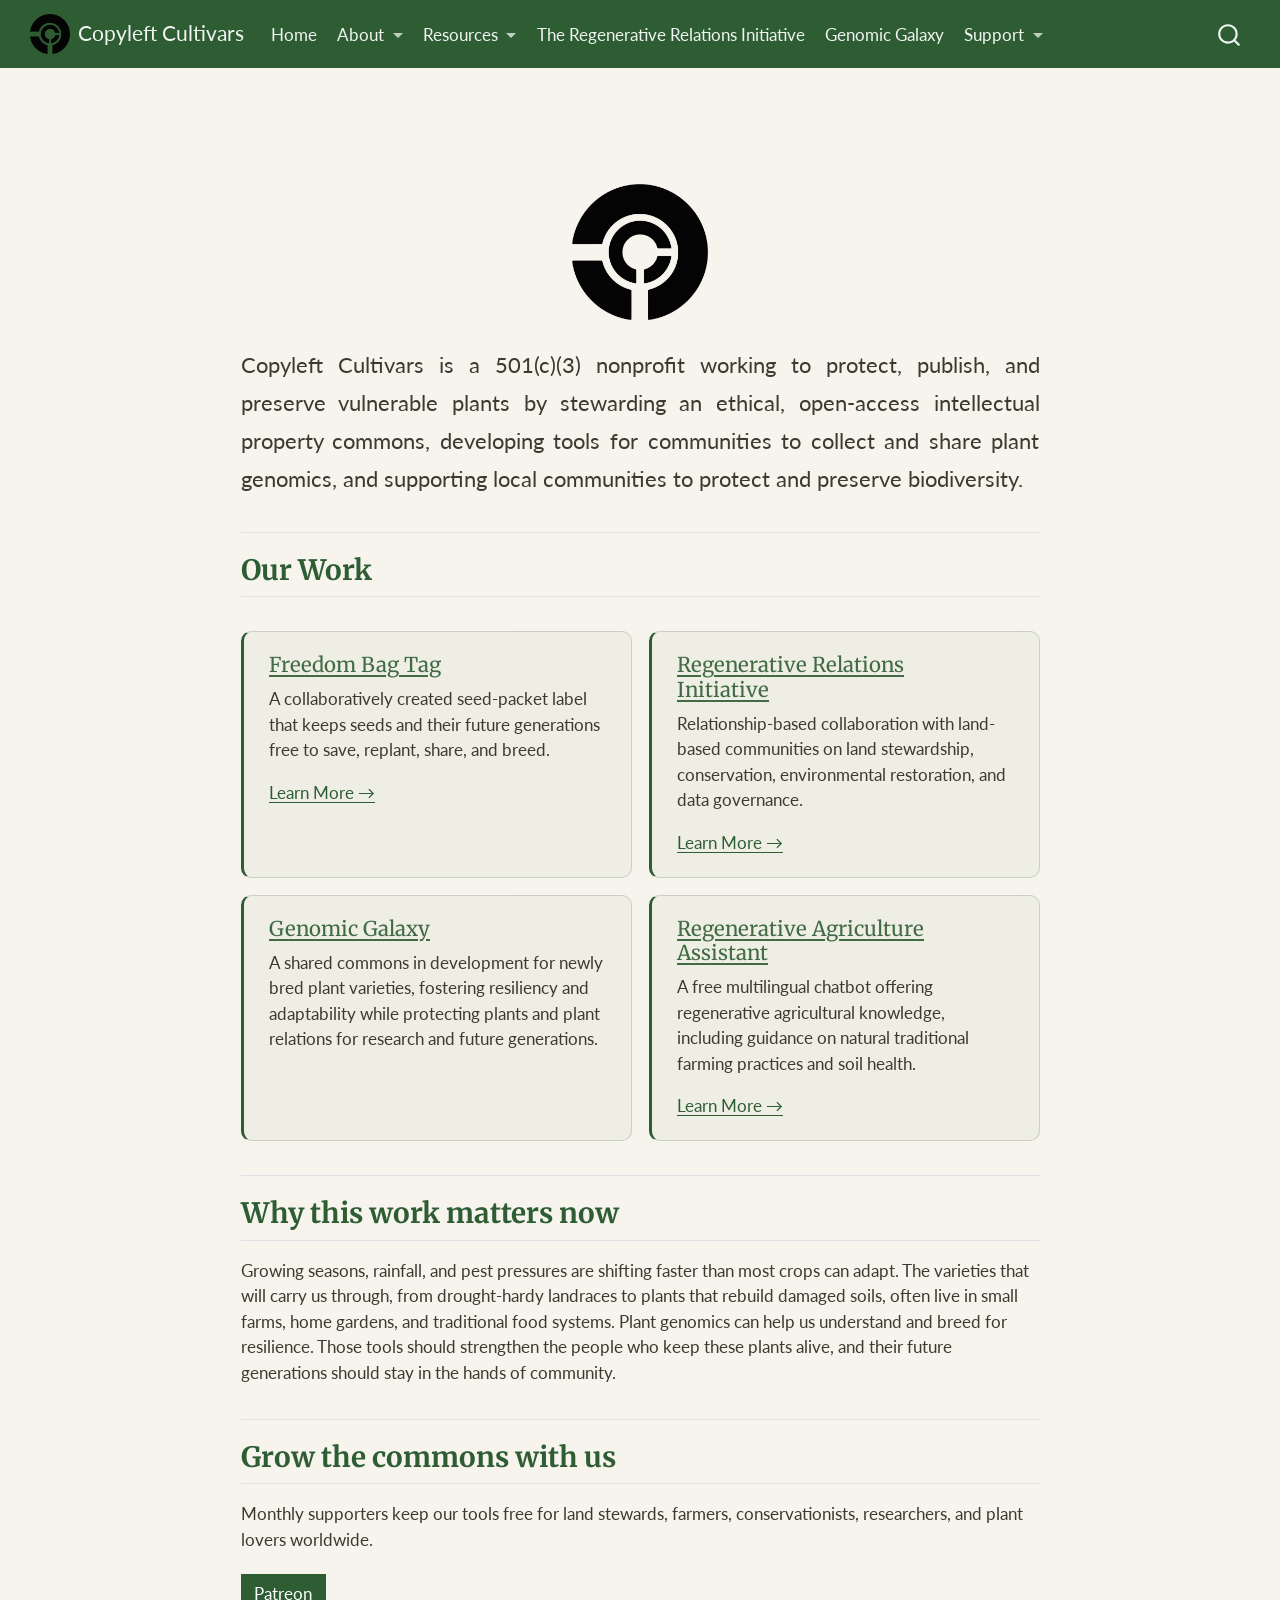
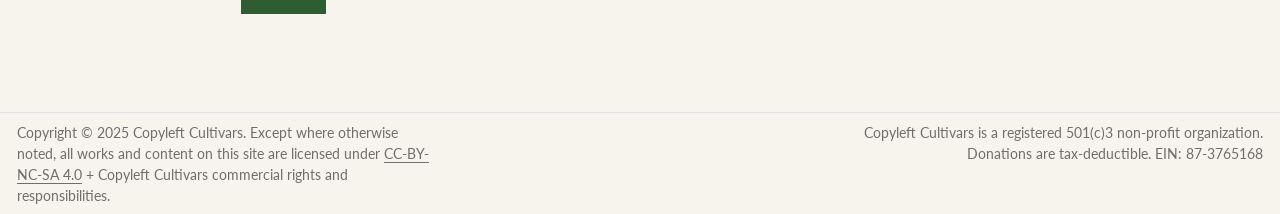
<file: index.html>
<!DOCTYPE html>
<html xmlns="http://www.w3.org/1999/xhtml" lang="en" xml:lang="en"><head>

<meta charset="utf-8">
<meta name="generator" content="quarto-1.11.9">

<meta name="viewport" content="width=device-width, initial-scale=1.0, user-scalable=yes">


<title>Copyleft Cultivars</title>
<style>
/* Default styles provided by pandoc.
** See https://pandoc.org/MANUAL.html#variables-for-html for config info.
*/
span.smallcaps{font-variant: small-caps;}
div.columns{display: flex; gap: 1.5em;}
div.column{flex: auto;}
@media screen {
div.columns{gap: min(4vw, 1.5em);}
div.column{overflow-x: auto;}
}
div.hanging-indent{margin-left: 1.5em; text-indent: -1.5em;}
ul.task-list{list-style: none;}
ul.task-list li input[type="checkbox"] {
  width: 0.8em;
  margin: 0 0.8em 0.2em -1em; /* quarto-specific, see https://github.com/quarto-dev/quarto-cli/issues/4556 */ 
  vertical-align: middle;
}
</style>


<script src="site_libs/quarto-nav/quarto-nav.js"></script>
<script src="site_libs/quarto-nav/headroom.min.js"></script>
<script src="site_libs/clipboard/clipboard.min.js"></script>
<script src="site_libs/quarto-search/autocomplete.umd.js"></script>
<script src="site_libs/quarto-search/fuse.min.js"></script>
<script src="site_libs/quarto-search/quarto-search.js"></script>
<meta name="quarto:offset" content="./">
<link href="./images/logo.png" rel="icon" type="image/png">
<script src="site_libs/quarto-html/quarto.js" type="module"></script>
<script src="site_libs/quarto-html/tabsets/tabsets.js" type="module"></script>
<script src="site_libs/quarto-html/scrollable-regions/scrollable-regions.js" type="module"></script>
<script src="site_libs/quarto-html/popper.min.js"></script>
<script src="site_libs/quarto-html/tippy.umd.min.js"></script>
<script src="site_libs/quarto-html/anchor.min.js"></script>
<link href="site_libs/quarto-html/tippy.css" rel="stylesheet">
<link href="site_libs/quarto-html/quarto-syntax-highlighting-63b5708e65d6cd79cd7618c58d0c21e7.css" rel="stylesheet" class="quarto-color-scheme" id="quarto-text-highlighting-styles">
<link href="site_libs/quarto-html/quarto-syntax-highlighting-dark-447e42e69aaa9833c0ba1b986f430b20.css" rel="stylesheet" class="quarto-color-scheme quarto-color-alternate" id="quarto-text-highlighting-styles">
<link href="site_libs/quarto-html/quarto-syntax-highlighting-63b5708e65d6cd79cd7618c58d0c21e7.css" rel="stylesheet" class="quarto-color-scheme-extra" id="quarto-text-highlighting-styles">
<script src="site_libs/bootstrap/bootstrap.min.js"></script>
<link href="site_libs/bootstrap/bootstrap-icons.css" rel="stylesheet">
<link href="site_libs/bootstrap/bootstrap-66bb58763de70195239ebaf96b63e3a2.min.css" rel="stylesheet" append-hash="true" class="quarto-color-scheme" id="quarto-bootstrap" data-mode="light">
<link href="site_libs/bootstrap/bootstrap-dark-de9427b86952e7ca7def696455486d86.min.css" rel="stylesheet" append-hash="true" class="quarto-color-scheme quarto-color-alternate" id="quarto-bootstrap" data-mode="light">
<link href="site_libs/bootstrap/bootstrap-66bb58763de70195239ebaf96b63e3a2.min.css" rel="stylesheet" append-hash="true" class="quarto-color-scheme-extra" id="quarto-bootstrap" data-mode="light">
<script id="quarto-search-options" type="application/json">{
  "location": "navbar",
  "copy-button": false,
  "collapse-after": 3,
  "panel-placement": "end",
  "type": "overlay",
  "limit": 50,
  "keyboard-shortcut": [
    "f",
    "/",
    "s"
  ],
  "show-item-context": false,
  "language": {
    "search-no-results-text": "No results",
    "search-matching-documents-text": "matching documents",
    "search-copy-link-title": "Copy link to search",
    "search-hide-matches-text": "Hide additional matches",
    "search-more-match-text": "more match in this document",
    "search-more-matches-text": "more matches in this document",
    "search-clear-button-title": "Clear",
    "search-text-placeholder": "",
    "search-detached-cancel-button-title": "Cancel",
    "search-submit-button-title": "Submit",
    "search-label": "Search"
  }
}</script>
<style>html{ scroll-behavior: smooth; }</style>


<link rel="stylesheet" href="styles.css">
</head>

<body class="nav-fixed home-page fullcontent quarto-light"><a id="quarto-skip-link" class="visually-hidden-focusable" href="#quarto-document-content">Skip to main content</a>

<div id="quarto-search-results"></div>
  <header id="quarto-header" class="headroom fixed-top">
    <nav class="navbar navbar-expand-lg " data-bs-theme="dark" aria-label="Site">
      <div class="navbar-container container-fluid">
      <div class="navbar-brand-container mx-auto">
    <a href="./index.html" class="navbar-brand navbar-brand-logo">
    <img src="./images/logo.png" alt="" class="navbar-logo light-content">
    <img src="./images/logo.png" alt="" class="navbar-logo dark-content">
    </a>
    <a class="navbar-brand" href="./index.html">
    <span class="navbar-title">Copyleft Cultivars</span>
    </a>
  </div>
          <button class="navbar-toggler" type="button" data-bs-toggle="collapse" data-bs-target="#navbarCollapse" aria-controls="navbarCollapse" aria-expanded="false" aria-label="Toggle navigation" onclick="if (window.quartoToggleHeadroom) { window.quartoToggleHeadroom(); }">
  <span class="navbar-toggler-icon"></span>
</button>
          <div class="collapse navbar-collapse" id="navbarCollapse">
            <ul class="navbar-nav navbar-nav-scroll me-auto">
  <li class="nav-item">
    <a class="nav-link active" href="./index.html" aria-current="page"> 
<span class="menu-text">Home</span></a>
  </li>  
  <li class="nav-item dropdown ">
    <a class="nav-link dropdown-toggle" href="#" id="nav-menu-about" role="link" data-bs-toggle="dropdown" aria-expanded="false">
 <span class="menu-text">About</span>
    </a>
    <ul class="dropdown-menu" aria-labelledby="nav-menu-about">    
        <li>
    <a class="dropdown-item" href="./about.html#our-mission">
 <span class="dropdown-text">Our Mission</span></a>
  </li>  
        <li>
    <a class="dropdown-item" href="./about.html#who-we-are">
 <span class="dropdown-text">Who we are</span></a>
  </li>  
        <li>
    <a class="dropdown-item" href="./about.html#the-commons">
 <span class="dropdown-text">The Commons</span></a>
  </li>  
    </ul>
  </li>
  <li class="nav-item dropdown ">
    <a class="nav-link dropdown-toggle" href="#" id="nav-menu-resources" role="link" data-bs-toggle="dropdown" aria-expanded="false">
 <span class="menu-text">Resources</span>
    </a>
    <ul class="dropdown-menu" aria-labelledby="nav-menu-resources">    
        <li>
    <a class="dropdown-item" href="./preservation.html#freedom-bag-tag">
 <span class="dropdown-text">Freedom Bag Tag</span></a>
  </li>  
        <li>
    <a class="dropdown-item" href="./initiatives.html#regenerative-agriculture-assistant">
 <span class="dropdown-text">Agriculture Assistant</span></a>
  </li>  
    </ul>
  </li>
  <li class="nav-item">
    <a class="nav-link" href="./regenerative-relations-initiative.html"> 
<span class="menu-text">The Regenerative Relations Initiative</span></a>
  </li>  
  <li class="nav-item">
    <a class="nav-link" href="./genomic-galaxy.html"> 
<span class="menu-text">Genomic Galaxy</span></a>
  </li>  
  <li class="nav-item dropdown ">
    <a class="nav-link dropdown-toggle" href="#" id="nav-menu-support" role="link" data-bs-toggle="dropdown" aria-expanded="false">
 <span class="menu-text">Support</span>
    </a>
    <ul class="dropdown-menu" aria-labelledby="nav-menu-support">    
        <li>
    <a class="dropdown-item" href="./support.html#donate">
 <span class="dropdown-text">Donate</span></a>
  </li>  
        <li>
    <a class="dropdown-item" href="./support.html#volunteer">
 <span class="dropdown-text">Volunteer</span></a>
  </li>  
        <li>
    <a class="dropdown-item" href="https://www.patreon.com/CopyleftCultivarsNonprofit" rel="noopener" target="_blank">
 <span class="dropdown-text">Patreon</span></a>
  </li>  
    </ul>
  </li>
</ul>
          </div> <!-- /navcollapse -->
            <div class="quarto-navbar-tools">
</div>
            <div id="quarto-search" class="" title="Search"></div>
      </div> <!-- /container-fluid -->
    </nav>
</header>
<!-- content -->
<div id="quarto-content" class="quarto-container page-columns page-rows-contents page-layout-article page-navbar">
<!-- sidebar -->
<!-- margin-sidebar -->
    
<!-- main -->
<main class="content" id="quarto-document-content" tabindex="-1">

<header id="title-block-header" class="quarto-title-block default">
<div class="quarto-title">
<h1 class="title">Copyleft Cultivars</h1>
</div>



<div class="quarto-title-meta">

    
  
    
  </div>
  


</header>


<div class="mission-hero">
<div class="quarto-figure quarto-figure-center">
<figure class="figure">
<p><img src="images/logo.png" class="home-logo img-fluid figure-img"></p>
<figcaption>Copyleft Cultivars logo</figcaption>
</figure>
</div>
<div class="mission-copy">
<p>Copyleft Cultivars is a 501(c)(3) nonprofit working to protect, publish, and preserve vulnerable plants by stewarding an ethical, open-access intellectual property commons, developing tools for communities to collect and share plant genomics, and supporting local communities to protect and preserve biodiversity.</p>
</div>
</div>
<section id="our-work" class="level2">
<h2 class="anchored" data-anchor-id="our-work">Our Work</h2>
<div class="home-work-grid">
<section id="freedom-bag-tag" class="level3 work-card">
<h3 class="anchored" data-anchor-id="freedom-bag-tag"><a href="./preservation.html#freedom-bag-tag">Freedom Bag Tag</a></h3>
<p>A collaboratively created seed-packet label that keeps seeds and their future generations free to save, replant, share, and breed.</p>
<p><a href="./preservation.html#freedom-bag-tag">Learn More →</a></p>
</section>
<section id="regenerative-relations-initiative" class="level3 work-card">
<h3 class="anchored" data-anchor-id="regenerative-relations-initiative"><a href="./regenerative-relations-initiative.html">Regenerative Relations Initiative</a></h3>
<p>Relationship-based collaboration with land-based communities on land stewardship, conservation, environmental restoration, and data governance.</p>
<p><a href="./regenerative-relations-initiative.html">Learn More →</a></p>
</section>
<section id="genomic-galaxy" class="level3 work-card">
<h3 class="anchored" data-anchor-id="genomic-galaxy"><a href="./genomic-galaxy.html">Genomic Galaxy</a></h3>
<p>A shared commons in development for newly bred plant varieties, fostering resiliency and adaptability while protecting plants and plant relations for research and future generations.</p>
</section>
<section id="regenerative-agriculture-assistant" class="level3 work-card">
<h3 class="anchored" data-anchor-id="regenerative-agriculture-assistant"><a href="./initiatives.html#regenerative-agriculture-assistant">Regenerative Agriculture Assistant</a></h3>
<p>A free multilingual chatbot offering regenerative agricultural knowledge, including guidance on natural traditional farming practices and soil health.</p>
<p><a href="./initiatives.html#regenerative-agriculture-assistant">Learn More →</a></p>
</section>
</div>
</section>
<section id="why-this-work-matters-now" class="level2">
<h2 class="anchored" data-anchor-id="why-this-work-matters-now">Why this work matters now</h2>
<p>Growing seasons, rainfall, and pest pressures are shifting faster than most crops can adapt. The varieties that will carry us through, from drought-hardy landraces to plants that rebuild damaged soils, often live in small farms, home gardens, and traditional food systems. Plant genomics can help us understand and breed for resilience. Those tools should strengthen the people who keep these plants alive, and their future generations should stay in the hands of community.</p>
</section>
<section id="grow-the-commons-with-us" class="level2">
<h2 class="anchored" data-anchor-id="grow-the-commons-with-us">Grow the commons with us</h2>
<p>Monthly supporters keep our tools free for land stewards, farmers, conservationists, researchers, and plant lovers worldwide.</p>
<p><a href="https://www.patreon.com/CopyleftCultivarsNonprofit" class="btn btn-primary" target="_blank" rel="noopener">Patreon</a></p>


</section>

</main> <!-- /main -->
<script id="quarto-html-after-body" type="application/javascript">
  window.document.addEventListener("DOMContentLoaded", function (event) {
    const icon = "";
    const anchorJS = new window.AnchorJS();
    anchorJS.options = {
      placement: 'right',
      icon: icon
    };
    anchorJS.add('.anchored');
    const isCodeAnnotation = (el) => {
      for (const clz of el.classList) {
        if (clz.startsWith('code-annotation-')) {                     
          return true;
        }
      }
      return false;
    }
    const onCopySuccess = function(e) {
      // button target
      const button = e.trigger;
      // don't keep focus
      button.blur();
      // flash "checked"
      button.classList.add('code-copy-button-checked');
      var currentTitle = button.getAttribute("title");
      button.setAttribute("title", "Copied!");
      let tooltip;
      if (window.bootstrap) {
        button.setAttribute("data-bs-toggle", "tooltip");
        button.setAttribute("data-bs-placement", "left");
        button.setAttribute("data-bs-title", "Copied!");
        tooltip = new bootstrap.Tooltip(button, 
          { trigger: "manual", 
            customClass: "code-copy-button-tooltip",
            offset: [0, -8]});
        tooltip.show();    
      }
      setTimeout(function() {
        if (tooltip) {
          tooltip.hide();
          button.removeAttribute("data-bs-title");
          button.removeAttribute("data-bs-toggle");
          button.removeAttribute("data-bs-placement");
        }
        button.setAttribute("title", currentTitle);
        button.classList.remove('code-copy-button-checked');
      }, 1000);
      // clear code selection
      e.clearSelection();
    }
    const getTextToCopy = function(trigger) {
      const outerScaffold = trigger.parentElement.cloneNode(true);
      const codeEl = outerScaffold.querySelector('code');
      for (const childEl of codeEl.children) {
        if (isCodeAnnotation(childEl)) {
          childEl.remove();
        }
      }
      return codeEl.innerText;
    }
    const clipboard = new window.ClipboardJS('.code-copy-button:not([data-in-quarto-modal])', {
      text: getTextToCopy
    });
    clipboard.on('success', onCopySuccess);
    if (window.document.getElementById('quarto-embedded-source-code-modal')) {
      const clipboardModal = new window.ClipboardJS('.code-copy-button[data-in-quarto-modal]', {
        text: getTextToCopy,
        container: window.document.getElementById('quarto-embedded-source-code-modal')
      });
      clipboardModal.on('success', onCopySuccess);
    }
      var localhostRegex = new RegExp(/^(?:http|https):\/\/localhost\:?[0-9]*\//);
      var mailtoRegex = new RegExp(/^mailto:/);
        var filterRegex = new RegExp("https:\/\/CopyleftCultivars\.github\.io\/cc-website\/");
      var isInternal = (href) => {
          return filterRegex.test(href) || localhostRegex.test(href) || mailtoRegex.test(href);
      }
      // Inspect non-navigation links and adorn them if external
      window.quartoDecorateExternalLinks = function (root) {
     var links = (root || window.document).querySelectorAll('a[href]:not(.nav-link):not(.navbar-brand):not(.toc-action):not(.sidebar-link):not(.sidebar-item-toggle):not(.pagination-link):not(.no-external):not([aria-hidden]):not(.dropdown-item):not(.quarto-navigation-tool):not(.about-link)');
      for (var i=0; i<links.length; i++) {
        const link = links[i];
        if (!isInternal(link.href)) {
          // undo the damage that might have been done by quarto-nav.js in the case of
          // links that we want to consider external
          if (link.dataset.originalHref !== undefined) {
            link.href = link.dataset.originalHref;
          }
          if (!link.classList.contains('no-external-icon')) {
          }
        }
      }
      };
      window.quartoDecorateExternalLinks(window.document);
    // Esc closes the popup (WCAG 1.4.13) and focus leaving both trigger and
    // popup closes it (WCAG 2.4.11); tippy handles neither for interactive popups.
    const hideOnEscAndFocusOut = {
      name: 'hideOnEscAndFocusOut',
      defaultValue: true,
      fn(instance) {
        const dismiss = () => {
          // A show scheduled by the trigger delay would otherwise reopen it
          instance.clearDelayTimeouts();
          instance.hide();
        };
        const onKeyDown = (event) => {
          if (event.key !== 'Escape') {
            return;
          }
          // Keep Esc from also reaching page handlers (e.g. reveal.js overview),
          // except an open reveal.js slide menu, which Esc should close too.
          // The menu handles keys only when its keyboard option is on.
          const menuHandlesEsc = window.Reveal?.getPlugin?.('menu')?.isOpen() &&
            window.Reveal.getConfig().menu?.keyboard !== false;
          if (!menuHandlesEsc) {
            event.stopPropagation();
          }
          if (instance.popper.contains(window.document.activeElement)) {
            // Disabled while refocusing so the focus trigger does not reopen it
            instance.disable();
            instance.reference.focus();
            instance.enable();
          }
          dismiss();
        };
        const onFocusOut = (event) => {
          const target = event.relatedTarget;
          if (target && !instance.reference.contains(target) &&
              !instance.popper.contains(target)) {
            dismiss();
          }
        };
        // On the trigger too: a click trigger (code-annotations: select) has no
        // blur handling. Attached for the instance's lifetime so leaving the
        // trigger also cancels a show still pending on the trigger delay.
        instance.reference.addEventListener('focusout', onFocusOut);
        return {
          onShow() {
            window.document.addEventListener('keydown', onKeyDown, true);
            instance.popper.addEventListener('focusout', onFocusOut);
          },
          onHide() {
            window.document.removeEventListener('keydown', onKeyDown, true);
            instance.popper.removeEventListener('focusout', onFocusOut);
          },
          onDestroy() {
            instance.reference.removeEventListener('focusout', onFocusOut);
          },
        };
      },
    };
    function tippyHover(el, contentFn, onTriggerFn, onUntriggerFn) {
      const config = {
        allowHTML: true,
        maxWidth: 500,
        delay: 100,
        arrow: false,
        appendTo: function(el) {
            return el.parentElement;
        },
        interactive: true,
        interactiveBorder: 10,
        theme: 'quarto',
        placement: 'bottom-start',
        plugins: [hideOnEscAndFocusOut],
      };
      if (contentFn) {
        config.content = contentFn;
      }
      if (onTriggerFn) {
        config.onTrigger = onTriggerFn;
      }
      if (onUntriggerFn) {
        config.onUntrigger = onUntriggerFn;
      }
      window.tippy(el, config); 
    }
    const noterefs = window.document.querySelectorAll('a[role="doc-noteref"]');
    for (var i=0; i<noterefs.length; i++) {
      const ref = noterefs[i];
      tippyHover(ref, function() {
        // use id or data attribute instead here
        let href = ref.getAttribute('data-footnote-href') || ref.getAttribute('href');
        try { href = new URL(href).hash; } catch {}
        const id = href.replace(/^#\/?/, "");
        const note = window.document.getElementById(id);
        if (note) {
          return note.innerHTML;
        } else {
          return "";
        }
      });
    }
    const xrefs = window.document.querySelectorAll('a.quarto-xref');
    const processXRef = (id, note) => {
      // Strip column container classes
      const stripColumnClz = (el) => {
        el.classList.remove("page-full", "page-columns");
        if (el.children) {
          for (const child of el.children) {
            stripColumnClz(child);
          }
        }
      }
      stripColumnClz(note)
      if (id === null || id.startsWith('sec-')) {
        // Special case sections, only their first couple elements
        const container = document.createElement("div");
        if (note.children && note.children.length > 2) {
          container.appendChild(note.children[0].cloneNode(true));
          for (let i = 1; i < note.children.length; i++) {
            const child = note.children[i];
            if (child.tagName === "P" && child.innerText === "") {
              continue;
            } else {
              container.appendChild(child.cloneNode(true));
              break;
            }
          }
          if (window.Quarto?.typesetMath) {
            window.Quarto.typesetMath(container);
          }
          return container.innerHTML
        } else {
          if (window.Quarto?.typesetMath) {
            window.Quarto.typesetMath(note);
          }
          return note.innerHTML;
        }
      } else {
        // Remove any anchor links if they are present
        const anchorLink = note.querySelector('a.anchorjs-link');
        if (anchorLink) {
          anchorLink.remove();
        }
        if (window.Quarto?.typesetMath) {
          window.Quarto.typesetMath(note);
        }
        if (note.classList.contains("callout")) {
          return note.outerHTML;
        } else {
          return note.innerHTML;
        }
      }
    }
    for (var i=0; i<xrefs.length; i++) {
      const xref = xrefs[i];
      tippyHover(xref, undefined, function(instance) {
        instance.disable();
        let url = xref.getAttribute('href');
        let hash = undefined; 
        if (url.startsWith('#')) {
          hash = url;
        } else {
          try { hash = new URL(url).hash; } catch {}
        }
        if (hash) {
          const id = hash.replace(/^#\/?/, "");
          const note = window.document.getElementById(id);
          if (note !== null) {
            try {
              const html = processXRef(id, note.cloneNode(true));
              instance.setContent(html);
            } finally {
              instance.enable();
              instance.show();
            }
          } else {
            // See if we can fetch this
            fetch(url.split('#')[0])
            .then(res => res.text())
            .then(html => {
              const parser = new DOMParser();
              const htmlDoc = parser.parseFromString(html, "text/html");
              const note = htmlDoc.getElementById(id);
              if (note !== null) {
                const html = processXRef(id, note);
                instance.setContent(html);
              } 
            }).finally(() => {
              instance.enable();
              instance.show();
            });
          }
        } else {
          // See if we can fetch a full url (with no hash to target)
          // This is a special case and we should probably do some content thinning / targeting
          fetch(url)
          .then(res => res.text())
          .then(html => {
            const parser = new DOMParser();
            const htmlDoc = parser.parseFromString(html, "text/html");
            const note = htmlDoc.querySelector('main.content');
            if (note !== null) {
              // This should only happen for chapter cross references
              // (since there is no id in the URL)
              // remove the first header
              if (note.children.length > 0 && note.children[0].tagName === "HEADER") {
                note.children[0].remove();
              }
              const html = processXRef(null, note);
              instance.setContent(html);
            } 
          }).finally(() => {
            instance.enable();
            instance.show();
          });
        }
      }, function(instance) {
      });
    }
        let selectedAnnoteEl;
        const selectorForAnnotation = ( cell, annotation) => {
          let cellAttr = 'data-code-cell="' + cell + '"';
          let lineAttr = 'data-code-annotation="' +  annotation + '"';
          const selector = 'span[' + cellAttr + '][' + lineAttr + ']';
          return selector;
        }
        const selectCodeLines = (annoteEl) => {
          const doc = window.document;
          const targetCell = annoteEl.getAttribute("data-target-cell");
          const targetAnnotation = annoteEl.getAttribute("data-target-annotation");
          const annoteSpan = window.document.querySelector(selectorForAnnotation(targetCell, targetAnnotation));
          const lines = annoteSpan.getAttribute("data-code-lines").split(",");
          const lineIds = lines.map((line) => {
            return targetCell + "-" + line;
          })
          // Each band is positioned against its own containing block, which is
          // not the offsetParent of the lines, so place it from client rects.
          const placeBand = (band, firstEl, lastEl, codeBlock) => {
            const container = band.offsetParent;
            if (container === null) {
              return;
            }
            const containerRect = container.getBoundingClientRect();
            // Reveal.js scales slides with a transform, so convert client
            // pixels back to the CSS pixels of the container.
            const scale = containerRect.height / container.offsetHeight || 1;
            const firstRect = firstEl.getBoundingClientRect();
            const lastRect = lastEl.getBoundingClientRect();
            const top = (firstRect.top - containerRect.top) / scale - container.clientTop + container.scrollTop;
            const height = (lastRect.bottom - firstRect.top) / scale;
            band.style.top = top - 2 + "px";
            band.style.height = height + 4 + "px";
            if (codeBlock) {
              // Without the copy button wrapper, the containing block is wider
              // than the code block, so span the code block explicitly.
              const blockRect = codeBlock.getBoundingClientRect();
              band.style.left = (blockRect.left - containerRect.left) / scale - container.clientLeft + container.scrollLeft + "px";
              band.style.width = blockRect.width / scale + "px";
            }
          };
          if (lineIds.length > 0) {
            const el = window.document.getElementById(lineIds[0]);
            const lastEl = window.document.getElementById(lineIds[lineIds.length - 1]);
            const parent = el.parentElement.parentElement;
            // cook up a div (if necessary) and position it
            let div = window.document.getElementById("code-annotation-line-highlight");
            if (div === null) {
              div = window.document.createElement("div");
              div.setAttribute("id", "code-annotation-line-highlight");
              div.style.position = 'absolute';
              parent.appendChild(div);
            }
            placeBand(div, el, lastEl, parent.closest("div.sourceCode") || parent);
            let gutterDiv = window.document.getElementById("code-annotation-line-highlight-gutter");
            if (gutterDiv === null) {
              gutterDiv = window.document.createElement("div");
              gutterDiv.setAttribute("id", "code-annotation-line-highlight-gutter");
              gutterDiv.style.position = 'absolute';
              const codeCell = window.document.getElementById(targetCell);
              const gutter = codeCell.querySelector('.code-annotation-gutter');
              gutter.appendChild(gutterDiv);
            }
            placeBand(gutterDiv, el, lastEl);
            selectedAnnoteEl = annoteEl;
          }
        };
        const unselectCodeLines = () => {
          const elementsIds = ["code-annotation-line-highlight", "code-annotation-line-highlight-gutter"];
          elementsIds.forEach((elId) => {
            const div = window.document.getElementById(elId);
            if (div) {
              div.remove();
            }
          });
          selectedAnnoteEl = undefined;
        };
          // Handle positioning of the toggle
      window.addEventListener(
        "resize",
        throttle(() => {
          elRect = undefined;
          if (selectedAnnoteEl) {
            selectCodeLines(selectedAnnoteEl);
          }
        }, 10)
      );
      function throttle(fn, ms) {
      let throttle = false;
      let timer;
        return (...args) => {
          if(!throttle) { // first call gets through
              fn.apply(this, args);
              throttle = true;
          } else { // all the others get throttled
              if(timer) clearTimeout(timer); // cancel #2
              timer = setTimeout(() => {
                fn.apply(this, args);
                timer = throttle = false;
              }, ms);
          }
        };
      }
        // Attach click handler to the DT
        const annoteDls = window.document.querySelectorAll('dt[data-target-cell]');
        for (const annoteDlNode of annoteDls) {
          annoteDlNode.addEventListener('click', (event) => {
            const clickedEl = event.target;
            if (clickedEl !== selectedAnnoteEl) {
              unselectCodeLines();
              const activeEl = window.document.querySelector('dt[data-target-cell].code-annotation-active');
              if (activeEl) {
                activeEl.classList.remove('code-annotation-active');
              }
              selectCodeLines(clickedEl);
              clickedEl.classList.add('code-annotation-active');
            } else {
              // Unselect the line
              unselectCodeLines();
              clickedEl.classList.remove('code-annotation-active');
            }
          });
        }
    const findCites = (el) => {
      const parentEl = el.parentElement;
      if (parentEl) {
        const cites = parentEl.dataset.cites;
        if (cites) {
          return {
            el,
            cites: cites.split(' ')
          };
        } else {
          return findCites(el.parentElement)
        }
      } else {
        return undefined;
      }
    };
    var bibliorefs = window.document.querySelectorAll('a[role="doc-biblioref"]');
    for (var i=0; i<bibliorefs.length; i++) {
      const ref = bibliorefs[i];
      const citeInfo = findCites(ref);
      if (citeInfo) {
        tippyHover(citeInfo.el, function() {
          var popup = window.document.createElement('div');
          citeInfo.cites.forEach(function(cite) {
            var citeDiv = window.document.createElement('div');
            citeDiv.classList.add('hanging-indent');
            citeDiv.classList.add('csl-entry');
            var biblioDiv = window.document.getElementById('ref-' + cite);
            if (biblioDiv) {
              citeDiv.innerHTML = biblioDiv.innerHTML;
            }
            popup.appendChild(citeDiv);
          });
          return popup.innerHTML;
        });
      }
    }
  });
  </script>
  <script type="application/javascript">
  window.quartoScrollableRegionsLabels = {"code":"Scrollable code","output":"Scrollable output"};
  </script>
</div> <!-- /content -->
<footer class="footer">
  <div class="nav-footer">
    <div class="nav-footer-left">
<p>Copyright © 2025 Copyleft Cultivars. Except where otherwise noted, all works and content on this site are licensed under <a href="https://creativecommons.org/licenses/by-nc-sa/4.0/">CC-BY-NC-SA 4.0</a> + Copyleft Cultivars commercial rights and responsibilities.</p>
</div>   
    <div class="nav-footer-center">
      &nbsp;
    </div>
    <div class="nav-footer-right">
<p>Copyleft Cultivars is a registered 501(c)3 non-profit organization. Donations are tax-deductible. EIN: 87-3765168</p>
</div>
  </div>
</footer>




<script src="site_libs/quarto-html/zenscroll-min.js"></script>
</body></html>
</file>
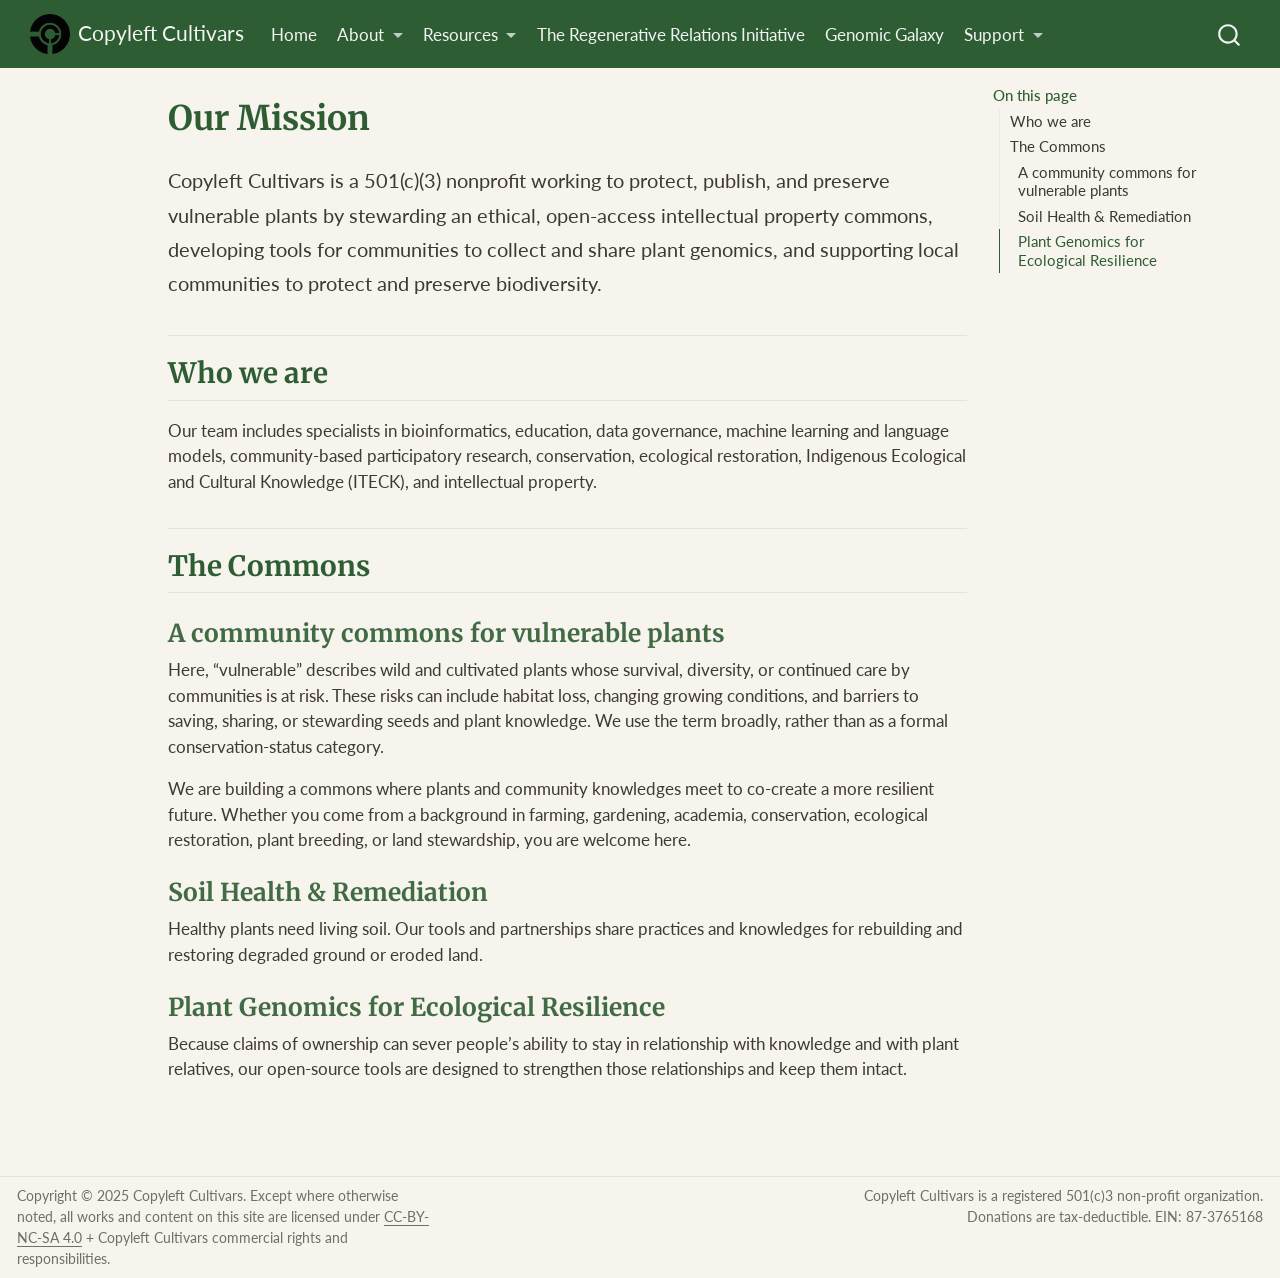
<file: about.html>
<!DOCTYPE html>
<html xmlns="http://www.w3.org/1999/xhtml" lang="en" xml:lang="en"><head>

<meta charset="utf-8">
<meta name="generator" content="quarto-1.11.9">

<meta name="viewport" content="width=device-width, initial-scale=1.0, user-scalable=yes">


<title>Our Mission – Copyleft Cultivars</title>
<style>
/* Default styles provided by pandoc.
** See https://pandoc.org/MANUAL.html#variables-for-html for config info.
*/
span.smallcaps{font-variant: small-caps;}
div.columns{display: flex; gap: 1.5em;}
div.column{flex: auto;}
@media screen {
div.columns{gap: min(4vw, 1.5em);}
div.column{overflow-x: auto;}
}
div.hanging-indent{margin-left: 1.5em; text-indent: -1.5em;}
ul.task-list{list-style: none;}
ul.task-list li input[type="checkbox"] {
  width: 0.8em;
  margin: 0 0.8em 0.2em -1em; /* quarto-specific, see https://github.com/quarto-dev/quarto-cli/issues/4556 */ 
  vertical-align: middle;
}
</style>


<script src="site_libs/quarto-nav/quarto-nav.js"></script>
<script src="site_libs/quarto-nav/headroom.min.js"></script>
<script src="site_libs/clipboard/clipboard.min.js"></script>
<script src="site_libs/quarto-search/autocomplete.umd.js"></script>
<script src="site_libs/quarto-search/fuse.min.js"></script>
<script src="site_libs/quarto-search/quarto-search.js"></script>
<meta name="quarto:offset" content="./">
<link href="./images/logo.png" rel="icon" type="image/png">
<script src="site_libs/quarto-html/quarto.js" type="module"></script>
<script src="site_libs/quarto-html/tabsets/tabsets.js" type="module"></script>
<script src="site_libs/quarto-html/scrollable-regions/scrollable-regions.js" type="module"></script>
<script src="site_libs/quarto-html/popper.min.js"></script>
<script src="site_libs/quarto-html/tippy.umd.min.js"></script>
<script src="site_libs/quarto-html/anchor.min.js"></script>
<link href="site_libs/quarto-html/tippy.css" rel="stylesheet">
<link href="site_libs/quarto-html/quarto-syntax-highlighting-63b5708e65d6cd79cd7618c58d0c21e7.css" rel="stylesheet" class="quarto-color-scheme" id="quarto-text-highlighting-styles">
<link href="site_libs/quarto-html/quarto-syntax-highlighting-dark-447e42e69aaa9833c0ba1b986f430b20.css" rel="stylesheet" class="quarto-color-scheme quarto-color-alternate" id="quarto-text-highlighting-styles">
<link href="site_libs/quarto-html/quarto-syntax-highlighting-63b5708e65d6cd79cd7618c58d0c21e7.css" rel="stylesheet" class="quarto-color-scheme-extra" id="quarto-text-highlighting-styles">
<script src="site_libs/bootstrap/bootstrap.min.js"></script>
<link href="site_libs/bootstrap/bootstrap-icons.css" rel="stylesheet">
<link href="site_libs/bootstrap/bootstrap-66bb58763de70195239ebaf96b63e3a2.min.css" rel="stylesheet" append-hash="true" class="quarto-color-scheme" id="quarto-bootstrap" data-mode="light">
<link href="site_libs/bootstrap/bootstrap-dark-de9427b86952e7ca7def696455486d86.min.css" rel="stylesheet" append-hash="true" class="quarto-color-scheme quarto-color-alternate" id="quarto-bootstrap" data-mode="light">
<link href="site_libs/bootstrap/bootstrap-66bb58763de70195239ebaf96b63e3a2.min.css" rel="stylesheet" append-hash="true" class="quarto-color-scheme-extra" id="quarto-bootstrap" data-mode="light">
<script id="quarto-search-options" type="application/json">{
  "location": "navbar",
  "copy-button": false,
  "collapse-after": 3,
  "panel-placement": "end",
  "type": "overlay",
  "limit": 50,
  "keyboard-shortcut": [
    "f",
    "/",
    "s"
  ],
  "show-item-context": false,
  "language": {
    "search-no-results-text": "No results",
    "search-matching-documents-text": "matching documents",
    "search-copy-link-title": "Copy link to search",
    "search-hide-matches-text": "Hide additional matches",
    "search-more-match-text": "more match in this document",
    "search-more-matches-text": "more matches in this document",
    "search-clear-button-title": "Clear",
    "search-text-placeholder": "",
    "search-detached-cancel-button-title": "Cancel",
    "search-submit-button-title": "Submit",
    "search-label": "Search"
  }
}</script>
<style>html{ scroll-behavior: smooth; }</style>


<link rel="stylesheet" href="styles.css">
</head>

<body class="nav-fixed quarto-light"><a id="quarto-skip-link" class="visually-hidden-focusable" href="#quarto-document-content">Skip to main content</a>

<div id="quarto-search-results"></div>
  <header id="quarto-header" class="headroom fixed-top">
    <nav class="navbar navbar-expand-lg " data-bs-theme="dark" aria-label="Site">
      <div class="navbar-container container-fluid">
      <div class="navbar-brand-container mx-auto">
    <a href="./index.html" class="navbar-brand navbar-brand-logo">
    <img src="./images/logo.png" alt="" class="navbar-logo light-content">
    <img src="./images/logo.png" alt="" class="navbar-logo dark-content">
    </a>
    <a class="navbar-brand" href="./index.html">
    <span class="navbar-title">Copyleft Cultivars</span>
    </a>
  </div>
          <button class="navbar-toggler" type="button" data-bs-toggle="collapse" data-bs-target="#navbarCollapse" aria-controls="navbarCollapse" aria-expanded="false" aria-label="Toggle navigation" onclick="if (window.quartoToggleHeadroom) { window.quartoToggleHeadroom(); }">
  <span class="navbar-toggler-icon"></span>
</button>
          <div class="collapse navbar-collapse" id="navbarCollapse">
            <ul class="navbar-nav navbar-nav-scroll me-auto">
  <li class="nav-item">
    <a class="nav-link" href="./index.html"> 
<span class="menu-text">Home</span></a>
  </li>  
  <li class="nav-item dropdown ">
    <a class="nav-link dropdown-toggle" href="#" id="nav-menu-about" role="link" data-bs-toggle="dropdown" aria-expanded="false">
 <span class="menu-text">About</span>
    </a>
    <ul class="dropdown-menu" aria-labelledby="nav-menu-about">    
        <li>
    <a class="dropdown-item" href="./about.html#our-mission">
 <span class="dropdown-text">Our Mission</span></a>
  </li>  
        <li>
    <a class="dropdown-item" href="./about.html#who-we-are">
 <span class="dropdown-text">Who we are</span></a>
  </li>  
        <li>
    <a class="dropdown-item" href="./about.html#the-commons">
 <span class="dropdown-text">The Commons</span></a>
  </li>  
    </ul>
  </li>
  <li class="nav-item dropdown ">
    <a class="nav-link dropdown-toggle" href="#" id="nav-menu-resources" role="link" data-bs-toggle="dropdown" aria-expanded="false">
 <span class="menu-text">Resources</span>
    </a>
    <ul class="dropdown-menu" aria-labelledby="nav-menu-resources">    
        <li>
    <a class="dropdown-item" href="./preservation.html#freedom-bag-tag">
 <span class="dropdown-text">Freedom Bag Tag</span></a>
  </li>  
        <li>
    <a class="dropdown-item" href="./initiatives.html#regenerative-agriculture-assistant">
 <span class="dropdown-text">Agriculture Assistant</span></a>
  </li>  
    </ul>
  </li>
  <li class="nav-item">
    <a class="nav-link" href="./regenerative-relations-initiative.html"> 
<span class="menu-text">The Regenerative Relations Initiative</span></a>
  </li>  
  <li class="nav-item">
    <a class="nav-link" href="./genomic-galaxy.html"> 
<span class="menu-text">Genomic Galaxy</span></a>
  </li>  
  <li class="nav-item dropdown ">
    <a class="nav-link dropdown-toggle" href="#" id="nav-menu-support" role="link" data-bs-toggle="dropdown" aria-expanded="false">
 <span class="menu-text">Support</span>
    </a>
    <ul class="dropdown-menu" aria-labelledby="nav-menu-support">    
        <li>
    <a class="dropdown-item" href="./support.html#donate">
 <span class="dropdown-text">Donate</span></a>
  </li>  
        <li>
    <a class="dropdown-item" href="./support.html#volunteer">
 <span class="dropdown-text">Volunteer</span></a>
  </li>  
        <li>
    <a class="dropdown-item" href="https://www.patreon.com/CopyleftCultivarsNonprofit" rel="noopener" target="_blank">
 <span class="dropdown-text">Patreon</span></a>
  </li>  
    </ul>
  </li>
</ul>
          </div> <!-- /navcollapse -->
            <div class="quarto-navbar-tools">
</div>
            <div id="quarto-search" class="" title="Search"></div>
      </div> <!-- /container-fluid -->
    </nav>
</header>
<!-- content -->
<div id="quarto-content" class="quarto-container page-columns page-rows-contents page-layout-article page-navbar">
<!-- sidebar -->
<!-- margin-sidebar -->
    <div id="quarto-margin-sidebar" class="sidebar margin-sidebar">
        <nav id="TOC" role="doc-toc" aria-labelledby="toc-title" class="toc-active">
    <h2 id="toc-title">On this page</h2>
   
  <ul>
  <li><a href="#who-we-are" id="toc-who-we-are" class="nav-link active" data-scroll-target="#who-we-are">Who we are</a></li>
  <li><a href="#the-commons" id="toc-the-commons" class="nav-link" data-scroll-target="#the-commons">The Commons</a>
  <ul class="collapse">
  <li><a href="#a-community-commons-for-vulnerable-plants" id="toc-a-community-commons-for-vulnerable-plants" class="nav-link" data-scroll-target="#a-community-commons-for-vulnerable-plants">A community commons for vulnerable plants</a></li>
  <li><a href="#soil-health-remediation" id="toc-soil-health-remediation" class="nav-link" data-scroll-target="#soil-health-remediation">Soil Health &amp; Remediation</a></li>
  <li><a href="#plant-genomics-for-ecological-resilience" id="toc-plant-genomics-for-ecological-resilience" class="nav-link" data-scroll-target="#plant-genomics-for-ecological-resilience">Plant Genomics for Ecological Resilience</a></li>
  </ul></li>
  </ul>
</nav>
    </div>
<!-- main -->
<main class="content" id="quarto-document-content" tabindex="-1">

<header id="title-block-header" class="quarto-title-block default">
<div class="quarto-title">
<h1 class="title">Our Mission</h1>
</div>



<div class="quarto-title-meta">

    
  
    
  </div>
  


</header>


<div id="our-mission" class="about-intro">
<p>Copyleft Cultivars is a 501(c)(3) nonprofit working to protect, publish, and preserve vulnerable plants by stewarding an ethical, open-access intellectual property commons, developing tools for communities to collect and share plant genomics, and supporting local communities to protect and preserve biodiversity.</p>
</div>
<section id="who-we-are" class="level2">
<h2 class="anchored" data-anchor-id="who-we-are">Who we are</h2>
<p>Our team includes specialists in bioinformatics, education, data governance, machine learning and language models, community-based participatory research, conservation, ecological restoration, Indigenous Ecological and Cultural Knowledge (ITECK), and intellectual property.</p>
</section>
<section id="the-commons" class="level2">
<h2 class="anchored" data-anchor-id="the-commons">The Commons</h2>
<section id="a-community-commons-for-vulnerable-plants" class="level3">
<h3 class="anchored" data-anchor-id="a-community-commons-for-vulnerable-plants">A community commons for vulnerable plants</h3>
<p>Here, “vulnerable” describes wild and cultivated plants whose survival, diversity, or continued care by communities is at risk. These risks can include habitat loss, changing growing conditions, and barriers to saving, sharing, or stewarding seeds and plant knowledge. We use the term broadly, rather than as a formal conservation-status category.</p>
<p>We are building a commons where plants and community knowledges meet to co-create a more resilient future. Whether you come from a background in farming, gardening, academia, conservation, ecological restoration, plant breeding, or land stewardship, you are welcome here.</p>
</section>
<section id="soil-health-remediation" class="level3">
<h3 class="anchored" data-anchor-id="soil-health-remediation">Soil Health &amp; Remediation</h3>
<p>Healthy plants need living soil. Our tools and partnerships share practices and knowledges for rebuilding and restoring degraded ground or eroded land.</p>
</section>
<section id="plant-genomics-for-ecological-resilience" class="level3">
<h3 class="anchored" data-anchor-id="plant-genomics-for-ecological-resilience">Plant Genomics for Ecological Resilience</h3>
<p>Because claims of ownership can sever people’s ability to stay in relationship with knowledge and with plant relatives, our open-source tools are designed to strengthen those relationships and keep them intact.</p>


</section>
</section>

</main> <!-- /main -->
<script id="quarto-html-after-body" type="application/javascript">
  window.document.addEventListener("DOMContentLoaded", function (event) {
    const icon = "";
    const anchorJS = new window.AnchorJS();
    anchorJS.options = {
      placement: 'right',
      icon: icon
    };
    anchorJS.add('.anchored');
    const isCodeAnnotation = (el) => {
      for (const clz of el.classList) {
        if (clz.startsWith('code-annotation-')) {                     
          return true;
        }
      }
      return false;
    }
    const onCopySuccess = function(e) {
      // button target
      const button = e.trigger;
      // don't keep focus
      button.blur();
      // flash "checked"
      button.classList.add('code-copy-button-checked');
      var currentTitle = button.getAttribute("title");
      button.setAttribute("title", "Copied!");
      let tooltip;
      if (window.bootstrap) {
        button.setAttribute("data-bs-toggle", "tooltip");
        button.setAttribute("data-bs-placement", "left");
        button.setAttribute("data-bs-title", "Copied!");
        tooltip = new bootstrap.Tooltip(button, 
          { trigger: "manual", 
            customClass: "code-copy-button-tooltip",
            offset: [0, -8]});
        tooltip.show();    
      }
      setTimeout(function() {
        if (tooltip) {
          tooltip.hide();
          button.removeAttribute("data-bs-title");
          button.removeAttribute("data-bs-toggle");
          button.removeAttribute("data-bs-placement");
        }
        button.setAttribute("title", currentTitle);
        button.classList.remove('code-copy-button-checked');
      }, 1000);
      // clear code selection
      e.clearSelection();
    }
    const getTextToCopy = function(trigger) {
      const outerScaffold = trigger.parentElement.cloneNode(true);
      const codeEl = outerScaffold.querySelector('code');
      for (const childEl of codeEl.children) {
        if (isCodeAnnotation(childEl)) {
          childEl.remove();
        }
      }
      return codeEl.innerText;
    }
    const clipboard = new window.ClipboardJS('.code-copy-button:not([data-in-quarto-modal])', {
      text: getTextToCopy
    });
    clipboard.on('success', onCopySuccess);
    if (window.document.getElementById('quarto-embedded-source-code-modal')) {
      const clipboardModal = new window.ClipboardJS('.code-copy-button[data-in-quarto-modal]', {
        text: getTextToCopy,
        container: window.document.getElementById('quarto-embedded-source-code-modal')
      });
      clipboardModal.on('success', onCopySuccess);
    }
      var localhostRegex = new RegExp(/^(?:http|https):\/\/localhost\:?[0-9]*\//);
      var mailtoRegex = new RegExp(/^mailto:/);
        var filterRegex = new RegExp("https:\/\/CopyleftCultivars\.github\.io\/cc-website\/");
      var isInternal = (href) => {
          return filterRegex.test(href) || localhostRegex.test(href) || mailtoRegex.test(href);
      }
      // Inspect non-navigation links and adorn them if external
      window.quartoDecorateExternalLinks = function (root) {
     var links = (root || window.document).querySelectorAll('a[href]:not(.nav-link):not(.navbar-brand):not(.toc-action):not(.sidebar-link):not(.sidebar-item-toggle):not(.pagination-link):not(.no-external):not([aria-hidden]):not(.dropdown-item):not(.quarto-navigation-tool):not(.about-link)');
      for (var i=0; i<links.length; i++) {
        const link = links[i];
        if (!isInternal(link.href)) {
          // undo the damage that might have been done by quarto-nav.js in the case of
          // links that we want to consider external
          if (link.dataset.originalHref !== undefined) {
            link.href = link.dataset.originalHref;
          }
          if (!link.classList.contains('no-external-icon')) {
          }
        }
      }
      };
      window.quartoDecorateExternalLinks(window.document);
    // Esc closes the popup (WCAG 1.4.13) and focus leaving both trigger and
    // popup closes it (WCAG 2.4.11); tippy handles neither for interactive popups.
    const hideOnEscAndFocusOut = {
      name: 'hideOnEscAndFocusOut',
      defaultValue: true,
      fn(instance) {
        const dismiss = () => {
          // A show scheduled by the trigger delay would otherwise reopen it
          instance.clearDelayTimeouts();
          instance.hide();
        };
        const onKeyDown = (event) => {
          if (event.key !== 'Escape') {
            return;
          }
          // Keep Esc from also reaching page handlers (e.g. reveal.js overview),
          // except an open reveal.js slide menu, which Esc should close too.
          // The menu handles keys only when its keyboard option is on.
          const menuHandlesEsc = window.Reveal?.getPlugin?.('menu')?.isOpen() &&
            window.Reveal.getConfig().menu?.keyboard !== false;
          if (!menuHandlesEsc) {
            event.stopPropagation();
          }
          if (instance.popper.contains(window.document.activeElement)) {
            // Disabled while refocusing so the focus trigger does not reopen it
            instance.disable();
            instance.reference.focus();
            instance.enable();
          }
          dismiss();
        };
        const onFocusOut = (event) => {
          const target = event.relatedTarget;
          if (target && !instance.reference.contains(target) &&
              !instance.popper.contains(target)) {
            dismiss();
          }
        };
        // On the trigger too: a click trigger (code-annotations: select) has no
        // blur handling. Attached for the instance's lifetime so leaving the
        // trigger also cancels a show still pending on the trigger delay.
        instance.reference.addEventListener('focusout', onFocusOut);
        return {
          onShow() {
            window.document.addEventListener('keydown', onKeyDown, true);
            instance.popper.addEventListener('focusout', onFocusOut);
          },
          onHide() {
            window.document.removeEventListener('keydown', onKeyDown, true);
            instance.popper.removeEventListener('focusout', onFocusOut);
          },
          onDestroy() {
            instance.reference.removeEventListener('focusout', onFocusOut);
          },
        };
      },
    };
    function tippyHover(el, contentFn, onTriggerFn, onUntriggerFn) {
      const config = {
        allowHTML: true,
        maxWidth: 500,
        delay: 100,
        arrow: false,
        appendTo: function(el) {
            return el.parentElement;
        },
        interactive: true,
        interactiveBorder: 10,
        theme: 'quarto',
        placement: 'bottom-start',
        plugins: [hideOnEscAndFocusOut],
      };
      if (contentFn) {
        config.content = contentFn;
      }
      if (onTriggerFn) {
        config.onTrigger = onTriggerFn;
      }
      if (onUntriggerFn) {
        config.onUntrigger = onUntriggerFn;
      }
      window.tippy(el, config); 
    }
    const noterefs = window.document.querySelectorAll('a[role="doc-noteref"]');
    for (var i=0; i<noterefs.length; i++) {
      const ref = noterefs[i];
      tippyHover(ref, function() {
        // use id or data attribute instead here
        let href = ref.getAttribute('data-footnote-href') || ref.getAttribute('href');
        try { href = new URL(href).hash; } catch {}
        const id = href.replace(/^#\/?/, "");
        const note = window.document.getElementById(id);
        if (note) {
          return note.innerHTML;
        } else {
          return "";
        }
      });
    }
    const xrefs = window.document.querySelectorAll('a.quarto-xref');
    const processXRef = (id, note) => {
      // Strip column container classes
      const stripColumnClz = (el) => {
        el.classList.remove("page-full", "page-columns");
        if (el.children) {
          for (const child of el.children) {
            stripColumnClz(child);
          }
        }
      }
      stripColumnClz(note)
      if (id === null || id.startsWith('sec-')) {
        // Special case sections, only their first couple elements
        const container = document.createElement("div");
        if (note.children && note.children.length > 2) {
          container.appendChild(note.children[0].cloneNode(true));
          for (let i = 1; i < note.children.length; i++) {
            const child = note.children[i];
            if (child.tagName === "P" && child.innerText === "") {
              continue;
            } else {
              container.appendChild(child.cloneNode(true));
              break;
            }
          }
          if (window.Quarto?.typesetMath) {
            window.Quarto.typesetMath(container);
          }
          return container.innerHTML
        } else {
          if (window.Quarto?.typesetMath) {
            window.Quarto.typesetMath(note);
          }
          return note.innerHTML;
        }
      } else {
        // Remove any anchor links if they are present
        const anchorLink = note.querySelector('a.anchorjs-link');
        if (anchorLink) {
          anchorLink.remove();
        }
        if (window.Quarto?.typesetMath) {
          window.Quarto.typesetMath(note);
        }
        if (note.classList.contains("callout")) {
          return note.outerHTML;
        } else {
          return note.innerHTML;
        }
      }
    }
    for (var i=0; i<xrefs.length; i++) {
      const xref = xrefs[i];
      tippyHover(xref, undefined, function(instance) {
        instance.disable();
        let url = xref.getAttribute('href');
        let hash = undefined; 
        if (url.startsWith('#')) {
          hash = url;
        } else {
          try { hash = new URL(url).hash; } catch {}
        }
        if (hash) {
          const id = hash.replace(/^#\/?/, "");
          const note = window.document.getElementById(id);
          if (note !== null) {
            try {
              const html = processXRef(id, note.cloneNode(true));
              instance.setContent(html);
            } finally {
              instance.enable();
              instance.show();
            }
          } else {
            // See if we can fetch this
            fetch(url.split('#')[0])
            .then(res => res.text())
            .then(html => {
              const parser = new DOMParser();
              const htmlDoc = parser.parseFromString(html, "text/html");
              const note = htmlDoc.getElementById(id);
              if (note !== null) {
                const html = processXRef(id, note);
                instance.setContent(html);
              } 
            }).finally(() => {
              instance.enable();
              instance.show();
            });
          }
        } else {
          // See if we can fetch a full url (with no hash to target)
          // This is a special case and we should probably do some content thinning / targeting
          fetch(url)
          .then(res => res.text())
          .then(html => {
            const parser = new DOMParser();
            const htmlDoc = parser.parseFromString(html, "text/html");
            const note = htmlDoc.querySelector('main.content');
            if (note !== null) {
              // This should only happen for chapter cross references
              // (since there is no id in the URL)
              // remove the first header
              if (note.children.length > 0 && note.children[0].tagName === "HEADER") {
                note.children[0].remove();
              }
              const html = processXRef(null, note);
              instance.setContent(html);
            } 
          }).finally(() => {
            instance.enable();
            instance.show();
          });
        }
      }, function(instance) {
      });
    }
        let selectedAnnoteEl;
        const selectorForAnnotation = ( cell, annotation) => {
          let cellAttr = 'data-code-cell="' + cell + '"';
          let lineAttr = 'data-code-annotation="' +  annotation + '"';
          const selector = 'span[' + cellAttr + '][' + lineAttr + ']';
          return selector;
        }
        const selectCodeLines = (annoteEl) => {
          const doc = window.document;
          const targetCell = annoteEl.getAttribute("data-target-cell");
          const targetAnnotation = annoteEl.getAttribute("data-target-annotation");
          const annoteSpan = window.document.querySelector(selectorForAnnotation(targetCell, targetAnnotation));
          const lines = annoteSpan.getAttribute("data-code-lines").split(",");
          const lineIds = lines.map((line) => {
            return targetCell + "-" + line;
          })
          // Each band is positioned against its own containing block, which is
          // not the offsetParent of the lines, so place it from client rects.
          const placeBand = (band, firstEl, lastEl, codeBlock) => {
            const container = band.offsetParent;
            if (container === null) {
              return;
            }
            const containerRect = container.getBoundingClientRect();
            // Reveal.js scales slides with a transform, so convert client
            // pixels back to the CSS pixels of the container.
            const scale = containerRect.height / container.offsetHeight || 1;
            const firstRect = firstEl.getBoundingClientRect();
            const lastRect = lastEl.getBoundingClientRect();
            const top = (firstRect.top - containerRect.top) / scale - container.clientTop + container.scrollTop;
            const height = (lastRect.bottom - firstRect.top) / scale;
            band.style.top = top - 2 + "px";
            band.style.height = height + 4 + "px";
            if (codeBlock) {
              // Without the copy button wrapper, the containing block is wider
              // than the code block, so span the code block explicitly.
              const blockRect = codeBlock.getBoundingClientRect();
              band.style.left = (blockRect.left - containerRect.left) / scale - container.clientLeft + container.scrollLeft + "px";
              band.style.width = blockRect.width / scale + "px";
            }
          };
          if (lineIds.length > 0) {
            const el = window.document.getElementById(lineIds[0]);
            const lastEl = window.document.getElementById(lineIds[lineIds.length - 1]);
            const parent = el.parentElement.parentElement;
            // cook up a div (if necessary) and position it
            let div = window.document.getElementById("code-annotation-line-highlight");
            if (div === null) {
              div = window.document.createElement("div");
              div.setAttribute("id", "code-annotation-line-highlight");
              div.style.position = 'absolute';
              parent.appendChild(div);
            }
            placeBand(div, el, lastEl, parent.closest("div.sourceCode") || parent);
            let gutterDiv = window.document.getElementById("code-annotation-line-highlight-gutter");
            if (gutterDiv === null) {
              gutterDiv = window.document.createElement("div");
              gutterDiv.setAttribute("id", "code-annotation-line-highlight-gutter");
              gutterDiv.style.position = 'absolute';
              const codeCell = window.document.getElementById(targetCell);
              const gutter = codeCell.querySelector('.code-annotation-gutter');
              gutter.appendChild(gutterDiv);
            }
            placeBand(gutterDiv, el, lastEl);
            selectedAnnoteEl = annoteEl;
          }
        };
        const unselectCodeLines = () => {
          const elementsIds = ["code-annotation-line-highlight", "code-annotation-line-highlight-gutter"];
          elementsIds.forEach((elId) => {
            const div = window.document.getElementById(elId);
            if (div) {
              div.remove();
            }
          });
          selectedAnnoteEl = undefined;
        };
          // Handle positioning of the toggle
      window.addEventListener(
        "resize",
        throttle(() => {
          elRect = undefined;
          if (selectedAnnoteEl) {
            selectCodeLines(selectedAnnoteEl);
          }
        }, 10)
      );
      function throttle(fn, ms) {
      let throttle = false;
      let timer;
        return (...args) => {
          if(!throttle) { // first call gets through
              fn.apply(this, args);
              throttle = true;
          } else { // all the others get throttled
              if(timer) clearTimeout(timer); // cancel #2
              timer = setTimeout(() => {
                fn.apply(this, args);
                timer = throttle = false;
              }, ms);
          }
        };
      }
        // Attach click handler to the DT
        const annoteDls = window.document.querySelectorAll('dt[data-target-cell]');
        for (const annoteDlNode of annoteDls) {
          annoteDlNode.addEventListener('click', (event) => {
            const clickedEl = event.target;
            if (clickedEl !== selectedAnnoteEl) {
              unselectCodeLines();
              const activeEl = window.document.querySelector('dt[data-target-cell].code-annotation-active');
              if (activeEl) {
                activeEl.classList.remove('code-annotation-active');
              }
              selectCodeLines(clickedEl);
              clickedEl.classList.add('code-annotation-active');
            } else {
              // Unselect the line
              unselectCodeLines();
              clickedEl.classList.remove('code-annotation-active');
            }
          });
        }
    const findCites = (el) => {
      const parentEl = el.parentElement;
      if (parentEl) {
        const cites = parentEl.dataset.cites;
        if (cites) {
          return {
            el,
            cites: cites.split(' ')
          };
        } else {
          return findCites(el.parentElement)
        }
      } else {
        return undefined;
      }
    };
    var bibliorefs = window.document.querySelectorAll('a[role="doc-biblioref"]');
    for (var i=0; i<bibliorefs.length; i++) {
      const ref = bibliorefs[i];
      const citeInfo = findCites(ref);
      if (citeInfo) {
        tippyHover(citeInfo.el, function() {
          var popup = window.document.createElement('div');
          citeInfo.cites.forEach(function(cite) {
            var citeDiv = window.document.createElement('div');
            citeDiv.classList.add('hanging-indent');
            citeDiv.classList.add('csl-entry');
            var biblioDiv = window.document.getElementById('ref-' + cite);
            if (biblioDiv) {
              citeDiv.innerHTML = biblioDiv.innerHTML;
            }
            popup.appendChild(citeDiv);
          });
          return popup.innerHTML;
        });
      }
    }
  });
  </script>
  <script type="application/javascript">
  window.quartoScrollableRegionsLabels = {"code":"Scrollable code","output":"Scrollable output"};
  </script>
</div> <!-- /content -->
<footer class="footer">
  <div class="nav-footer">
    <div class="nav-footer-left">
<p>Copyright © 2025 Copyleft Cultivars. Except where otherwise noted, all works and content on this site are licensed under <a href="https://creativecommons.org/licenses/by-nc-sa/4.0/">CC-BY-NC-SA 4.0</a> + Copyleft Cultivars commercial rights and responsibilities.</p>
</div>   
    <div class="nav-footer-center">
      &nbsp;
    </div>
    <div class="nav-footer-right">
<p>Copyleft Cultivars is a registered 501(c)3 non-profit organization. Donations are tax-deductible. EIN: 87-3765168</p>
</div>
  </div>
</footer>




<script src="site_libs/quarto-html/zenscroll-min.js"></script>
</body></html>
</file>
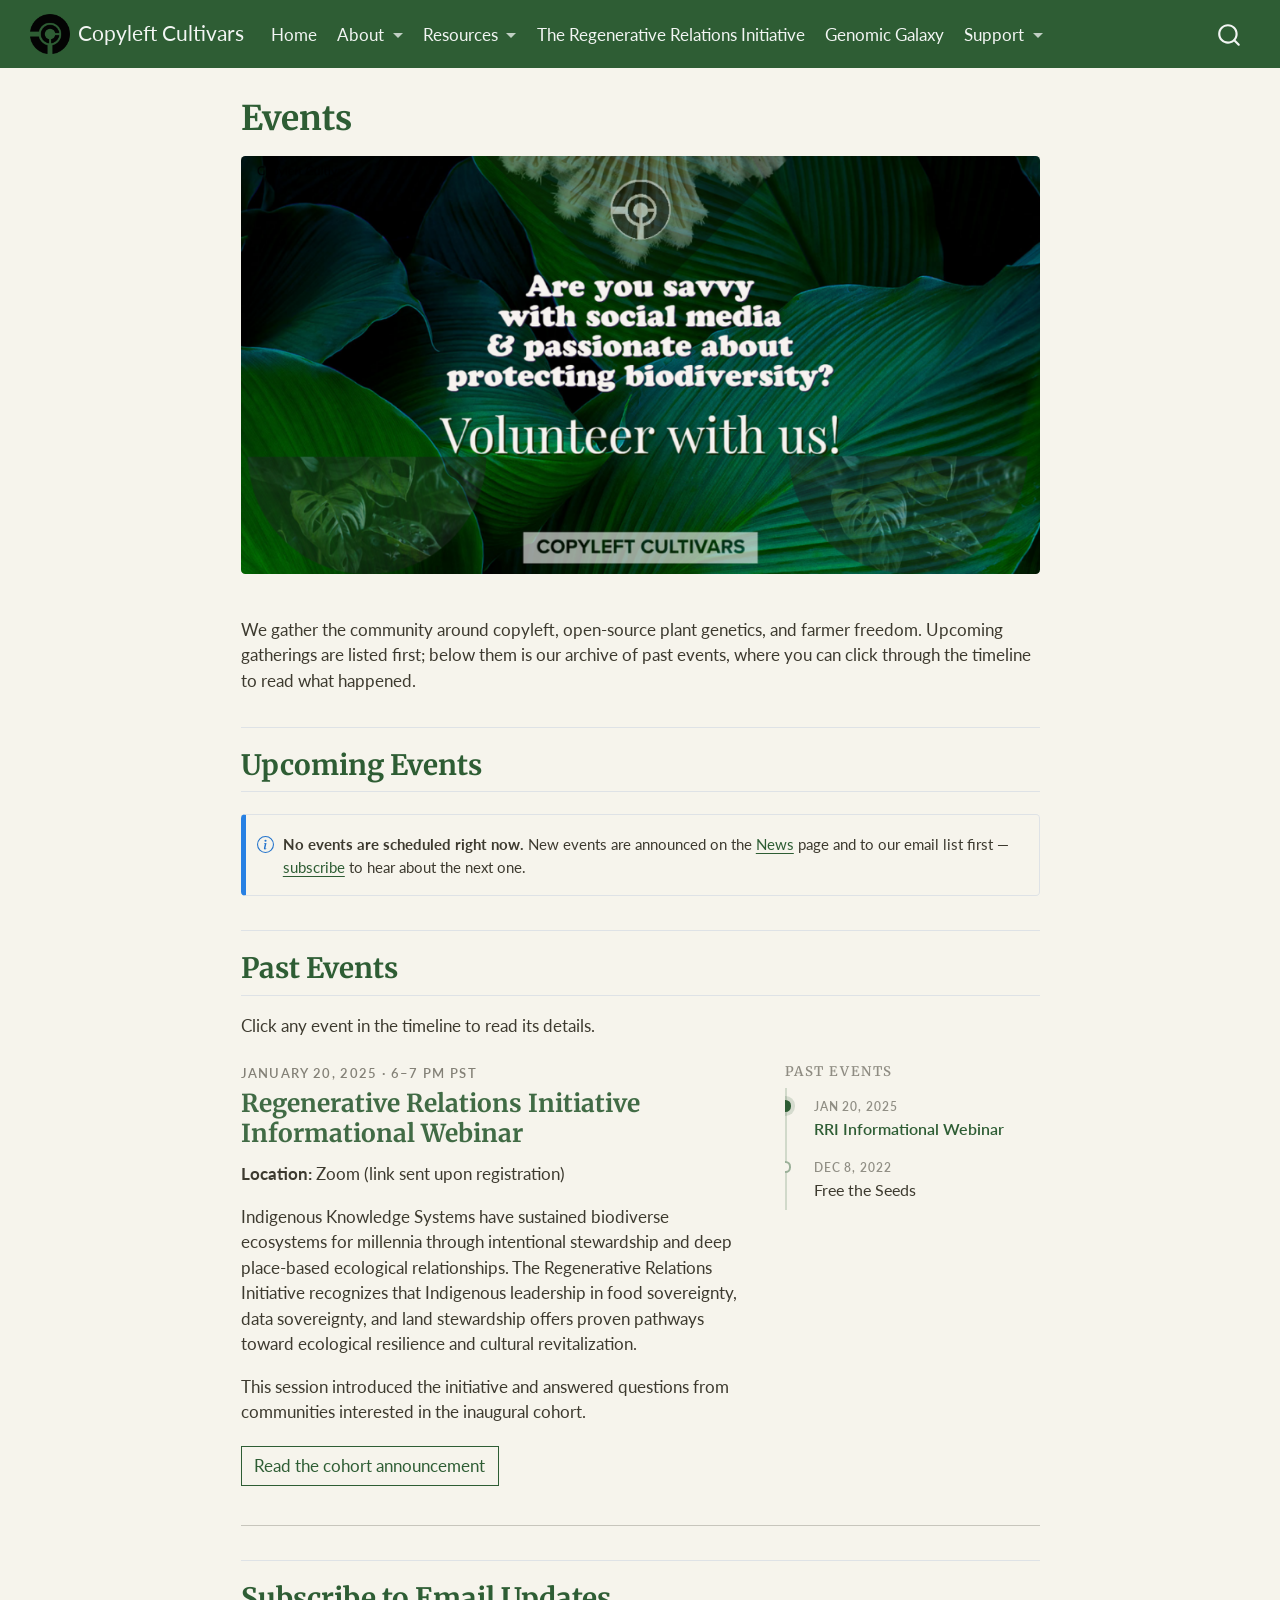
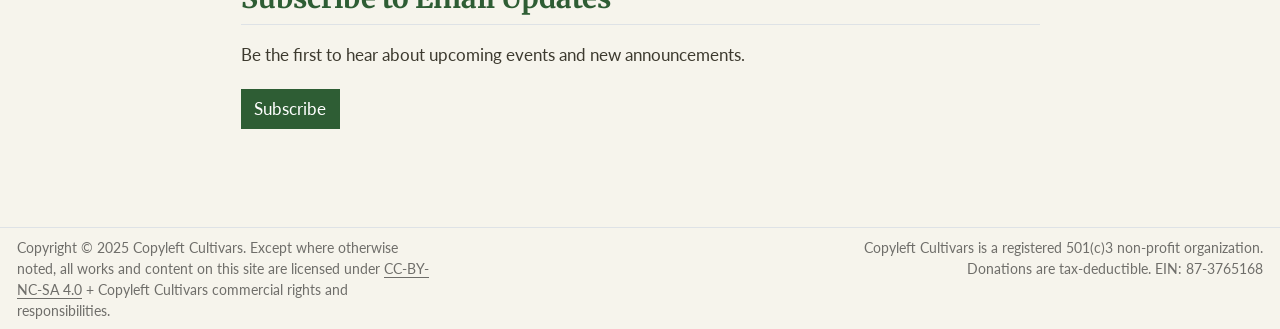
<file: events.html>
<!DOCTYPE html>
<html xmlns="http://www.w3.org/1999/xhtml" lang="en" xml:lang="en"><head>

<meta charset="utf-8">
<meta name="generator" content="quarto-1.11.9">

<meta name="viewport" content="width=device-width, initial-scale=1.0, user-scalable=yes">


<title>Events — Copyleft Cultivars – Copyleft Cultivars</title>
<style>
/* Default styles provided by pandoc.
** See https://pandoc.org/MANUAL.html#variables-for-html for config info.
*/
span.smallcaps{font-variant: small-caps;}
div.columns{display: flex; gap: 1.5em;}
div.column{flex: auto;}
@media screen {
div.columns{gap: min(4vw, 1.5em);}
div.column{overflow-x: auto;}
}
div.hanging-indent{margin-left: 1.5em; text-indent: -1.5em;}
ul.task-list{list-style: none;}
ul.task-list li input[type="checkbox"] {
  width: 0.8em;
  margin: 0 0.8em 0.2em -1em; /* quarto-specific, see https://github.com/quarto-dev/quarto-cli/issues/4556 */ 
  vertical-align: middle;
}
</style>


<script src="site_libs/quarto-nav/quarto-nav.js"></script>
<script src="site_libs/quarto-nav/headroom.min.js"></script>
<script src="site_libs/clipboard/clipboard.min.js"></script>
<script src="site_libs/quarto-search/autocomplete.umd.js"></script>
<script src="site_libs/quarto-search/fuse.min.js"></script>
<script src="site_libs/quarto-search/quarto-search.js"></script>
<meta name="quarto:offset" content="./">
<link href="./images/logo.png" rel="icon" type="image/png">
<script src="site_libs/quarto-html/quarto.js" type="module"></script>
<script src="site_libs/quarto-html/tabsets/tabsets.js" type="module"></script>
<script src="site_libs/quarto-html/scrollable-regions/scrollable-regions.js" type="module"></script>
<script src="site_libs/quarto-html/popper.min.js"></script>
<script src="site_libs/quarto-html/tippy.umd.min.js"></script>
<script src="site_libs/quarto-html/anchor.min.js"></script>
<link href="site_libs/quarto-html/tippy.css" rel="stylesheet">
<link href="site_libs/quarto-html/quarto-syntax-highlighting-63b5708e65d6cd79cd7618c58d0c21e7.css" rel="stylesheet" class="quarto-color-scheme" id="quarto-text-highlighting-styles">
<link href="site_libs/quarto-html/quarto-syntax-highlighting-dark-447e42e69aaa9833c0ba1b986f430b20.css" rel="stylesheet" class="quarto-color-scheme quarto-color-alternate" id="quarto-text-highlighting-styles">
<link href="site_libs/quarto-html/quarto-syntax-highlighting-63b5708e65d6cd79cd7618c58d0c21e7.css" rel="stylesheet" class="quarto-color-scheme-extra" id="quarto-text-highlighting-styles">
<script src="site_libs/bootstrap/bootstrap.min.js"></script>
<link href="site_libs/bootstrap/bootstrap-icons.css" rel="stylesheet">
<link href="site_libs/bootstrap/bootstrap-66bb58763de70195239ebaf96b63e3a2.min.css" rel="stylesheet" append-hash="true" class="quarto-color-scheme" id="quarto-bootstrap" data-mode="light">
<link href="site_libs/bootstrap/bootstrap-dark-de9427b86952e7ca7def696455486d86.min.css" rel="stylesheet" append-hash="true" class="quarto-color-scheme quarto-color-alternate" id="quarto-bootstrap" data-mode="light">
<link href="site_libs/bootstrap/bootstrap-66bb58763de70195239ebaf96b63e3a2.min.css" rel="stylesheet" append-hash="true" class="quarto-color-scheme-extra" id="quarto-bootstrap" data-mode="light">
<script id="quarto-search-options" type="application/json">{
  "location": "navbar",
  "copy-button": false,
  "collapse-after": 3,
  "panel-placement": "end",
  "type": "overlay",
  "limit": 50,
  "keyboard-shortcut": [
    "f",
    "/",
    "s"
  ],
  "show-item-context": false,
  "language": {
    "search-no-results-text": "No results",
    "search-matching-documents-text": "matching documents",
    "search-copy-link-title": "Copy link to search",
    "search-hide-matches-text": "Hide additional matches",
    "search-more-match-text": "more match in this document",
    "search-more-matches-text": "more matches in this document",
    "search-clear-button-title": "Clear",
    "search-text-placeholder": "",
    "search-detached-cancel-button-title": "Cancel",
    "search-submit-button-title": "Submit",
    "search-label": "Search"
  }
}</script>
<style>html{ scroll-behavior: smooth; }</style>


<link rel="stylesheet" href="styles.css">
</head>

<body class="nav-fixed fullcontent quarto-light"><a id="quarto-skip-link" class="visually-hidden-focusable" href="#quarto-document-content">Skip to main content</a>

<div id="quarto-search-results"></div>
  <header id="quarto-header" class="headroom fixed-top">
    <nav class="navbar navbar-expand-lg " data-bs-theme="dark" aria-label="Site">
      <div class="navbar-container container-fluid">
      <div class="navbar-brand-container mx-auto">
    <a href="./index.html" class="navbar-brand navbar-brand-logo">
    <img src="./images/logo.png" alt="" class="navbar-logo light-content">
    <img src="./images/logo.png" alt="" class="navbar-logo dark-content">
    </a>
    <a class="navbar-brand" href="./index.html">
    <span class="navbar-title">Copyleft Cultivars</span>
    </a>
  </div>
          <button class="navbar-toggler" type="button" data-bs-toggle="collapse" data-bs-target="#navbarCollapse" aria-controls="navbarCollapse" aria-expanded="false" aria-label="Toggle navigation" onclick="if (window.quartoToggleHeadroom) { window.quartoToggleHeadroom(); }">
  <span class="navbar-toggler-icon"></span>
</button>
          <div class="collapse navbar-collapse" id="navbarCollapse">
            <ul class="navbar-nav navbar-nav-scroll me-auto">
  <li class="nav-item">
    <a class="nav-link" href="./index.html"> 
<span class="menu-text">Home</span></a>
  </li>  
  <li class="nav-item dropdown ">
    <a class="nav-link dropdown-toggle" href="#" id="nav-menu-about" role="link" data-bs-toggle="dropdown" aria-expanded="false">
 <span class="menu-text">About</span>
    </a>
    <ul class="dropdown-menu" aria-labelledby="nav-menu-about">    
        <li>
    <a class="dropdown-item" href="./about.html#our-mission">
 <span class="dropdown-text">Our Mission</span></a>
  </li>  
        <li>
    <a class="dropdown-item" href="./about.html#who-we-are">
 <span class="dropdown-text">Who we are</span></a>
  </li>  
        <li>
    <a class="dropdown-item" href="./about.html#the-commons">
 <span class="dropdown-text">The Commons</span></a>
  </li>  
    </ul>
  </li>
  <li class="nav-item dropdown ">
    <a class="nav-link dropdown-toggle" href="#" id="nav-menu-resources" role="link" data-bs-toggle="dropdown" aria-expanded="false">
 <span class="menu-text">Resources</span>
    </a>
    <ul class="dropdown-menu" aria-labelledby="nav-menu-resources">    
        <li>
    <a class="dropdown-item" href="./preservation.html#freedom-bag-tag">
 <span class="dropdown-text">Freedom Bag Tag</span></a>
  </li>  
        <li>
    <a class="dropdown-item" href="./initiatives.html#regenerative-agriculture-assistant">
 <span class="dropdown-text">Agriculture Assistant</span></a>
  </li>  
    </ul>
  </li>
  <li class="nav-item">
    <a class="nav-link" href="./regenerative-relations-initiative.html"> 
<span class="menu-text">The Regenerative Relations Initiative</span></a>
  </li>  
  <li class="nav-item">
    <a class="nav-link" href="./genomic-galaxy.html"> 
<span class="menu-text">Genomic Galaxy</span></a>
  </li>  
  <li class="nav-item dropdown ">
    <a class="nav-link dropdown-toggle" href="#" id="nav-menu-support" role="link" data-bs-toggle="dropdown" aria-expanded="false">
 <span class="menu-text">Support</span>
    </a>
    <ul class="dropdown-menu" aria-labelledby="nav-menu-support">    
        <li>
    <a class="dropdown-item" href="./support.html#donate">
 <span class="dropdown-text">Donate</span></a>
  </li>  
        <li>
    <a class="dropdown-item" href="./support.html#volunteer">
 <span class="dropdown-text">Volunteer</span></a>
  </li>  
        <li>
    <a class="dropdown-item" href="https://www.patreon.com/CopyleftCultivarsNonprofit" rel="noopener" target="_blank">
 <span class="dropdown-text">Patreon</span></a>
  </li>  
    </ul>
  </li>
</ul>
          </div> <!-- /navcollapse -->
            <div class="quarto-navbar-tools">
</div>
            <div id="quarto-search" class="" title="Search"></div>
      </div> <!-- /container-fluid -->
    </nav>
</header>
<!-- content -->
<div id="quarto-content" class="quarto-container page-columns page-rows-contents page-layout-article page-navbar">
<!-- sidebar -->
<!-- margin-sidebar -->
    
<!-- main -->
<main class="content" id="quarto-document-content" tabindex="-1">

<header id="title-block-header" class="quarto-title-block default">
<div class="quarto-title">
<h1 class="title">Events</h1>
</div>



<div class="quarto-title-meta">

    
  
    
  </div>
  


</header>


<p><img src="images/hero.png" class="rounded img-fluid" alt="Copyleft Cultivars community"></p>
<p>We gather the community around copyleft, open-source plant genetics, and farmer freedom. Upcoming gatherings are listed first; below them is our archive of past events, where you can click through the timeline to read what happened.</p>
<section id="upcoming-events" class="level2">
<h2 class="anchored" data-anchor-id="upcoming-events">Upcoming Events</h2>
<div class="callout callout-style-simple callout-note">
<div class="callout-body d-flex">
<div class="callout-icon-container">
<i class="callout-icon"></i>
</div>
<div class="callout-body-container">
<p><strong>No events are scheduled right now.</strong> New events are announced on the <a href="./news.html">News</a> page and to our email list first — <a href="https://docs.google.com/forms/d/e/1FAIpQLSehSxLrJkMRW9D8YgBJ9zqYBNcYPuu7aBUuEPVdqUOLR93XMw/viewform">subscribe</a> to hear about the next one.</p>
</div>
</div>
</div>
<!--
  To add a planned event, copy the block below, paste it above this comment, and edit the text.

  <div class="event-card">
    <p class="event-date">March 4, 2027 · 6 pm PST</p>
    <h3>Event title</h3>
    <p><strong>Location:</strong> Zoom</p>
    <p>One or two sentences about the event.</p>
    <p><a class="btn btn-outline-primary" role="button" href="https://example.com">Register</a></p>
  </div>
-->
</section>
<section id="past-events" class="level2">
<h2 class="anchored" data-anchor-id="past-events">Past Events</h2>
<p>Click any event in the timeline to read its details.</p>
<div class="events-archive" data-events-archive="">
<div class="events-panels">
<article class="event-detail is-active" id="ev-rri-webinar" tabindex="-1">
<p class="event-date">
January 20, 2025 · 6–7 pm PST
</p>
<h3 class="anchored">
Regenerative Relations Initiative Informational Webinar
</h3>
<p>
<strong>Location:</strong> Zoom (link sent upon registration)
</p>
<p>
Indigenous Knowledge Systems have sustained biodiverse ecosystems for millennia through intentional stewardship and deep place-based ecological relationships. The Regenerative Relations Initiative recognizes that Indigenous leadership in food sovereignty, data sovereignty, and land stewardship offers proven pathways toward ecological resilience and cultural revitalization.
</p>
<p>
This session introduced the initiative and answered questions from communities interested in the inaugural cohort.
</p>
<p>
<a class="btn btn-outline-primary" role="button" href="https://docs.google.com/document/d/1xlIvfG9_6Mpz1KFiu3_ikssNfVE6XoWD0zvmQDLC85U/edit">Read the cohort announcement</a>
</p>
</article>
<article class="event-detail" id="ev-free-the-seeds" tabindex="-1">
<p class="event-date">
December 8, 2022 · 10:30 am PST
</p>
<h3 class="anchored">
Free the Seeds
</h3>
<p>
<strong>Format:</strong> Digital ceremonial release event
</p>
<p>
Join us for this first-of-its-kind digital ceremonial release event!
</p>
<p>
We released the long-awaited Freedom Bag Tag, a unique and easy-to-use label you can put on new seed packs to legally copyleft-protect them as a public good and ensure all future users that your seeds have freedom of use.
</p>
<p>
The Freedom Bag Tag was created over the course of nearly two years, including a very lively public collaboration to create the text of this freedom-assuring Bag Tag. This was the first step in our mission to make copyleft and open-source protections available for the community at large and help us unite together as a community.
</p>
<p>
<a class="btn btn-outline-primary" role="button" href="./preservation.html">Learn about the Freedom Bag Tag</a>
</p>
</article>
</div>
<div class="events-rail" role="region" aria-labelledby="past-events-heading">
<h3 class="events-rail-title anchored" id="past-events-heading">
Past Events
</h3>
<ol class="events-timeline">
<li>
<button type="button" class="tl-item is-active" data-event="ev-rri-webinar" aria-controls="ev-rri-webinar" aria-expanded="true">
<span class="tl-dot" aria-hidden="true"></span> <span class="tl-date">Jan 20, 2025</span> <span class="tl-name">RRI Informational Webinar</span>
</button>
</li>
<li>
<button type="button" class="tl-item" data-event="ev-free-the-seeds" aria-controls="ev-free-the-seeds" aria-expanded="false">
<span class="tl-dot" aria-hidden="true"></span> <span class="tl-date">Dec 8, 2022</span> <span class="tl-name">Free the Seeds</span>
</button>
</li>
</ol>
</div>
</div>
<script>
(function () {
  var root = document.querySelector("[data-events-archive]");
  if (!root) return;

  var triggers = root.querySelectorAll(".tl-item");
  var panels = root.querySelectorAll(".event-detail");
  if (!triggers.length || !panels.length) return;

  function activate(id) {
    var found = false;
    triggers.forEach(function (t) {
      var on = t.dataset.event === id;
      if (on) found = true;
      t.classList.toggle("is-active", on);
      t.setAttribute("aria-expanded", on ? "true" : "false");
    });
    panels.forEach(function (p) {
      p.classList.toggle("is-active", p.id === id);
    });
    return found;
  }

  triggers.forEach(function (t) {
    t.addEventListener("click", function () {
      activate(t.dataset.event);
    });
  });

  // Deep link: events.html#ev-free-the-seeds opens that event.
  var hash = window.location.hash.replace("#", "");
  if (hash) activate(hash);
})();
</script>
<hr>
</section>
<section id="subscribe-to-email-updates" class="level2">
<h2 class="anchored" data-anchor-id="subscribe-to-email-updates">Subscribe to Email Updates</h2>
<p>Be the first to hear about upcoming events and new announcements.</p>
<p><a href="https://docs.google.com/forms/d/e/1FAIpQLSehSxLrJkMRW9D8YgBJ9zqYBNcYPuu7aBUuEPVdqUOLR93XMw/viewform" class="btn btn-primary" role="button">Subscribe</a></p>


</section>

</main> <!-- /main -->
<script id="quarto-html-after-body" type="application/javascript">
  window.document.addEventListener("DOMContentLoaded", function (event) {
    const icon = "";
    const anchorJS = new window.AnchorJS();
    anchorJS.options = {
      placement: 'right',
      icon: icon
    };
    anchorJS.add('.anchored');
    const isCodeAnnotation = (el) => {
      for (const clz of el.classList) {
        if (clz.startsWith('code-annotation-')) {                     
          return true;
        }
      }
      return false;
    }
    const onCopySuccess = function(e) {
      // button target
      const button = e.trigger;
      // don't keep focus
      button.blur();
      // flash "checked"
      button.classList.add('code-copy-button-checked');
      var currentTitle = button.getAttribute("title");
      button.setAttribute("title", "Copied!");
      let tooltip;
      if (window.bootstrap) {
        button.setAttribute("data-bs-toggle", "tooltip");
        button.setAttribute("data-bs-placement", "left");
        button.setAttribute("data-bs-title", "Copied!");
        tooltip = new bootstrap.Tooltip(button, 
          { trigger: "manual", 
            customClass: "code-copy-button-tooltip",
            offset: [0, -8]});
        tooltip.show();    
      }
      setTimeout(function() {
        if (tooltip) {
          tooltip.hide();
          button.removeAttribute("data-bs-title");
          button.removeAttribute("data-bs-toggle");
          button.removeAttribute("data-bs-placement");
        }
        button.setAttribute("title", currentTitle);
        button.classList.remove('code-copy-button-checked');
      }, 1000);
      // clear code selection
      e.clearSelection();
    }
    const getTextToCopy = function(trigger) {
      const outerScaffold = trigger.parentElement.cloneNode(true);
      const codeEl = outerScaffold.querySelector('code');
      for (const childEl of codeEl.children) {
        if (isCodeAnnotation(childEl)) {
          childEl.remove();
        }
      }
      return codeEl.innerText;
    }
    const clipboard = new window.ClipboardJS('.code-copy-button:not([data-in-quarto-modal])', {
      text: getTextToCopy
    });
    clipboard.on('success', onCopySuccess);
    if (window.document.getElementById('quarto-embedded-source-code-modal')) {
      const clipboardModal = new window.ClipboardJS('.code-copy-button[data-in-quarto-modal]', {
        text: getTextToCopy,
        container: window.document.getElementById('quarto-embedded-source-code-modal')
      });
      clipboardModal.on('success', onCopySuccess);
    }
      var localhostRegex = new RegExp(/^(?:http|https):\/\/localhost\:?[0-9]*\//);
      var mailtoRegex = new RegExp(/^mailto:/);
        var filterRegex = new RegExp("https:\/\/CopyleftCultivars\.github\.io\/cc-website\/");
      var isInternal = (href) => {
          return filterRegex.test(href) || localhostRegex.test(href) || mailtoRegex.test(href);
      }
      // Inspect non-navigation links and adorn them if external
      window.quartoDecorateExternalLinks = function (root) {
     var links = (root || window.document).querySelectorAll('a[href]:not(.nav-link):not(.navbar-brand):not(.toc-action):not(.sidebar-link):not(.sidebar-item-toggle):not(.pagination-link):not(.no-external):not([aria-hidden]):not(.dropdown-item):not(.quarto-navigation-tool):not(.about-link)');
      for (var i=0; i<links.length; i++) {
        const link = links[i];
        if (!isInternal(link.href)) {
          // undo the damage that might have been done by quarto-nav.js in the case of
          // links that we want to consider external
          if (link.dataset.originalHref !== undefined) {
            link.href = link.dataset.originalHref;
          }
          if (!link.classList.contains('no-external-icon')) {
          }
        }
      }
      };
      window.quartoDecorateExternalLinks(window.document);
    // Esc closes the popup (WCAG 1.4.13) and focus leaving both trigger and
    // popup closes it (WCAG 2.4.11); tippy handles neither for interactive popups.
    const hideOnEscAndFocusOut = {
      name: 'hideOnEscAndFocusOut',
      defaultValue: true,
      fn(instance) {
        const dismiss = () => {
          // A show scheduled by the trigger delay would otherwise reopen it
          instance.clearDelayTimeouts();
          instance.hide();
        };
        const onKeyDown = (event) => {
          if (event.key !== 'Escape') {
            return;
          }
          // Keep Esc from also reaching page handlers (e.g. reveal.js overview),
          // except an open reveal.js slide menu, which Esc should close too.
          // The menu handles keys only when its keyboard option is on.
          const menuHandlesEsc = window.Reveal?.getPlugin?.('menu')?.isOpen() &&
            window.Reveal.getConfig().menu?.keyboard !== false;
          if (!menuHandlesEsc) {
            event.stopPropagation();
          }
          if (instance.popper.contains(window.document.activeElement)) {
            // Disabled while refocusing so the focus trigger does not reopen it
            instance.disable();
            instance.reference.focus();
            instance.enable();
          }
          dismiss();
        };
        const onFocusOut = (event) => {
          const target = event.relatedTarget;
          if (target && !instance.reference.contains(target) &&
              !instance.popper.contains(target)) {
            dismiss();
          }
        };
        // On the trigger too: a click trigger (code-annotations: select) has no
        // blur handling. Attached for the instance's lifetime so leaving the
        // trigger also cancels a show still pending on the trigger delay.
        instance.reference.addEventListener('focusout', onFocusOut);
        return {
          onShow() {
            window.document.addEventListener('keydown', onKeyDown, true);
            instance.popper.addEventListener('focusout', onFocusOut);
          },
          onHide() {
            window.document.removeEventListener('keydown', onKeyDown, true);
            instance.popper.removeEventListener('focusout', onFocusOut);
          },
          onDestroy() {
            instance.reference.removeEventListener('focusout', onFocusOut);
          },
        };
      },
    };
    function tippyHover(el, contentFn, onTriggerFn, onUntriggerFn) {
      const config = {
        allowHTML: true,
        maxWidth: 500,
        delay: 100,
        arrow: false,
        appendTo: function(el) {
            return el.parentElement;
        },
        interactive: true,
        interactiveBorder: 10,
        theme: 'quarto',
        placement: 'bottom-start',
        plugins: [hideOnEscAndFocusOut],
      };
      if (contentFn) {
        config.content = contentFn;
      }
      if (onTriggerFn) {
        config.onTrigger = onTriggerFn;
      }
      if (onUntriggerFn) {
        config.onUntrigger = onUntriggerFn;
      }
      window.tippy(el, config); 
    }
    const noterefs = window.document.querySelectorAll('a[role="doc-noteref"]');
    for (var i=0; i<noterefs.length; i++) {
      const ref = noterefs[i];
      tippyHover(ref, function() {
        // use id or data attribute instead here
        let href = ref.getAttribute('data-footnote-href') || ref.getAttribute('href');
        try { href = new URL(href).hash; } catch {}
        const id = href.replace(/^#\/?/, "");
        const note = window.document.getElementById(id);
        if (note) {
          return note.innerHTML;
        } else {
          return "";
        }
      });
    }
    const xrefs = window.document.querySelectorAll('a.quarto-xref');
    const processXRef = (id, note) => {
      // Strip column container classes
      const stripColumnClz = (el) => {
        el.classList.remove("page-full", "page-columns");
        if (el.children) {
          for (const child of el.children) {
            stripColumnClz(child);
          }
        }
      }
      stripColumnClz(note)
      if (id === null || id.startsWith('sec-')) {
        // Special case sections, only their first couple elements
        const container = document.createElement("div");
        if (note.children && note.children.length > 2) {
          container.appendChild(note.children[0].cloneNode(true));
          for (let i = 1; i < note.children.length; i++) {
            const child = note.children[i];
            if (child.tagName === "P" && child.innerText === "") {
              continue;
            } else {
              container.appendChild(child.cloneNode(true));
              break;
            }
          }
          if (window.Quarto?.typesetMath) {
            window.Quarto.typesetMath(container);
          }
          return container.innerHTML
        } else {
          if (window.Quarto?.typesetMath) {
            window.Quarto.typesetMath(note);
          }
          return note.innerHTML;
        }
      } else {
        // Remove any anchor links if they are present
        const anchorLink = note.querySelector('a.anchorjs-link');
        if (anchorLink) {
          anchorLink.remove();
        }
        if (window.Quarto?.typesetMath) {
          window.Quarto.typesetMath(note);
        }
        if (note.classList.contains("callout")) {
          return note.outerHTML;
        } else {
          return note.innerHTML;
        }
      }
    }
    for (var i=0; i<xrefs.length; i++) {
      const xref = xrefs[i];
      tippyHover(xref, undefined, function(instance) {
        instance.disable();
        let url = xref.getAttribute('href');
        let hash = undefined; 
        if (url.startsWith('#')) {
          hash = url;
        } else {
          try { hash = new URL(url).hash; } catch {}
        }
        if (hash) {
          const id = hash.replace(/^#\/?/, "");
          const note = window.document.getElementById(id);
          if (note !== null) {
            try {
              const html = processXRef(id, note.cloneNode(true));
              instance.setContent(html);
            } finally {
              instance.enable();
              instance.show();
            }
          } else {
            // See if we can fetch this
            fetch(url.split('#')[0])
            .then(res => res.text())
            .then(html => {
              const parser = new DOMParser();
              const htmlDoc = parser.parseFromString(html, "text/html");
              const note = htmlDoc.getElementById(id);
              if (note !== null) {
                const html = processXRef(id, note);
                instance.setContent(html);
              } 
            }).finally(() => {
              instance.enable();
              instance.show();
            });
          }
        } else {
          // See if we can fetch a full url (with no hash to target)
          // This is a special case and we should probably do some content thinning / targeting
          fetch(url)
          .then(res => res.text())
          .then(html => {
            const parser = new DOMParser();
            const htmlDoc = parser.parseFromString(html, "text/html");
            const note = htmlDoc.querySelector('main.content');
            if (note !== null) {
              // This should only happen for chapter cross references
              // (since there is no id in the URL)
              // remove the first header
              if (note.children.length > 0 && note.children[0].tagName === "HEADER") {
                note.children[0].remove();
              }
              const html = processXRef(null, note);
              instance.setContent(html);
            } 
          }).finally(() => {
            instance.enable();
            instance.show();
          });
        }
      }, function(instance) {
      });
    }
        let selectedAnnoteEl;
        const selectorForAnnotation = ( cell, annotation) => {
          let cellAttr = 'data-code-cell="' + cell + '"';
          let lineAttr = 'data-code-annotation="' +  annotation + '"';
          const selector = 'span[' + cellAttr + '][' + lineAttr + ']';
          return selector;
        }
        const selectCodeLines = (annoteEl) => {
          const doc = window.document;
          const targetCell = annoteEl.getAttribute("data-target-cell");
          const targetAnnotation = annoteEl.getAttribute("data-target-annotation");
          const annoteSpan = window.document.querySelector(selectorForAnnotation(targetCell, targetAnnotation));
          const lines = annoteSpan.getAttribute("data-code-lines").split(",");
          const lineIds = lines.map((line) => {
            return targetCell + "-" + line;
          })
          // Each band is positioned against its own containing block, which is
          // not the offsetParent of the lines, so place it from client rects.
          const placeBand = (band, firstEl, lastEl, codeBlock) => {
            const container = band.offsetParent;
            if (container === null) {
              return;
            }
            const containerRect = container.getBoundingClientRect();
            // Reveal.js scales slides with a transform, so convert client
            // pixels back to the CSS pixels of the container.
            const scale = containerRect.height / container.offsetHeight || 1;
            const firstRect = firstEl.getBoundingClientRect();
            const lastRect = lastEl.getBoundingClientRect();
            const top = (firstRect.top - containerRect.top) / scale - container.clientTop + container.scrollTop;
            const height = (lastRect.bottom - firstRect.top) / scale;
            band.style.top = top - 2 + "px";
            band.style.height = height + 4 + "px";
            if (codeBlock) {
              // Without the copy button wrapper, the containing block is wider
              // than the code block, so span the code block explicitly.
              const blockRect = codeBlock.getBoundingClientRect();
              band.style.left = (blockRect.left - containerRect.left) / scale - container.clientLeft + container.scrollLeft + "px";
              band.style.width = blockRect.width / scale + "px";
            }
          };
          if (lineIds.length > 0) {
            const el = window.document.getElementById(lineIds[0]);
            const lastEl = window.document.getElementById(lineIds[lineIds.length - 1]);
            const parent = el.parentElement.parentElement;
            // cook up a div (if necessary) and position it
            let div = window.document.getElementById("code-annotation-line-highlight");
            if (div === null) {
              div = window.document.createElement("div");
              div.setAttribute("id", "code-annotation-line-highlight");
              div.style.position = 'absolute';
              parent.appendChild(div);
            }
            placeBand(div, el, lastEl, parent.closest("div.sourceCode") || parent);
            let gutterDiv = window.document.getElementById("code-annotation-line-highlight-gutter");
            if (gutterDiv === null) {
              gutterDiv = window.document.createElement("div");
              gutterDiv.setAttribute("id", "code-annotation-line-highlight-gutter");
              gutterDiv.style.position = 'absolute';
              const codeCell = window.document.getElementById(targetCell);
              const gutter = codeCell.querySelector('.code-annotation-gutter');
              gutter.appendChild(gutterDiv);
            }
            placeBand(gutterDiv, el, lastEl);
            selectedAnnoteEl = annoteEl;
          }
        };
        const unselectCodeLines = () => {
          const elementsIds = ["code-annotation-line-highlight", "code-annotation-line-highlight-gutter"];
          elementsIds.forEach((elId) => {
            const div = window.document.getElementById(elId);
            if (div) {
              div.remove();
            }
          });
          selectedAnnoteEl = undefined;
        };
          // Handle positioning of the toggle
      window.addEventListener(
        "resize",
        throttle(() => {
          elRect = undefined;
          if (selectedAnnoteEl) {
            selectCodeLines(selectedAnnoteEl);
          }
        }, 10)
      );
      function throttle(fn, ms) {
      let throttle = false;
      let timer;
        return (...args) => {
          if(!throttle) { // first call gets through
              fn.apply(this, args);
              throttle = true;
          } else { // all the others get throttled
              if(timer) clearTimeout(timer); // cancel #2
              timer = setTimeout(() => {
                fn.apply(this, args);
                timer = throttle = false;
              }, ms);
          }
        };
      }
        // Attach click handler to the DT
        const annoteDls = window.document.querySelectorAll('dt[data-target-cell]');
        for (const annoteDlNode of annoteDls) {
          annoteDlNode.addEventListener('click', (event) => {
            const clickedEl = event.target;
            if (clickedEl !== selectedAnnoteEl) {
              unselectCodeLines();
              const activeEl = window.document.querySelector('dt[data-target-cell].code-annotation-active');
              if (activeEl) {
                activeEl.classList.remove('code-annotation-active');
              }
              selectCodeLines(clickedEl);
              clickedEl.classList.add('code-annotation-active');
            } else {
              // Unselect the line
              unselectCodeLines();
              clickedEl.classList.remove('code-annotation-active');
            }
          });
        }
    const findCites = (el) => {
      const parentEl = el.parentElement;
      if (parentEl) {
        const cites = parentEl.dataset.cites;
        if (cites) {
          return {
            el,
            cites: cites.split(' ')
          };
        } else {
          return findCites(el.parentElement)
        }
      } else {
        return undefined;
      }
    };
    var bibliorefs = window.document.querySelectorAll('a[role="doc-biblioref"]');
    for (var i=0; i<bibliorefs.length; i++) {
      const ref = bibliorefs[i];
      const citeInfo = findCites(ref);
      if (citeInfo) {
        tippyHover(citeInfo.el, function() {
          var popup = window.document.createElement('div');
          citeInfo.cites.forEach(function(cite) {
            var citeDiv = window.document.createElement('div');
            citeDiv.classList.add('hanging-indent');
            citeDiv.classList.add('csl-entry');
            var biblioDiv = window.document.getElementById('ref-' + cite);
            if (biblioDiv) {
              citeDiv.innerHTML = biblioDiv.innerHTML;
            }
            popup.appendChild(citeDiv);
          });
          return popup.innerHTML;
        });
      }
    }
  });
  </script>
  <script type="application/javascript">
  window.quartoScrollableRegionsLabels = {"code":"Scrollable code","output":"Scrollable output"};
  </script>
</div> <!-- /content -->
<footer class="footer">
  <div class="nav-footer">
    <div class="nav-footer-left">
<p>Copyright © 2025 Copyleft Cultivars. Except where otherwise noted, all works and content on this site are licensed under <a href="https://creativecommons.org/licenses/by-nc-sa/4.0/">CC-BY-NC-SA 4.0</a> + Copyleft Cultivars commercial rights and responsibilities.</p>
</div>   
    <div class="nav-footer-center">
      &nbsp;
    </div>
    <div class="nav-footer-right">
<p>Copyleft Cultivars is a registered 501(c)3 non-profit organization. Donations are tax-deductible. EIN: 87-3765168</p>
</div>
  </div>
</footer>




<script src="site_libs/quarto-html/zenscroll-min.js"></script>
</body></html>
</file>
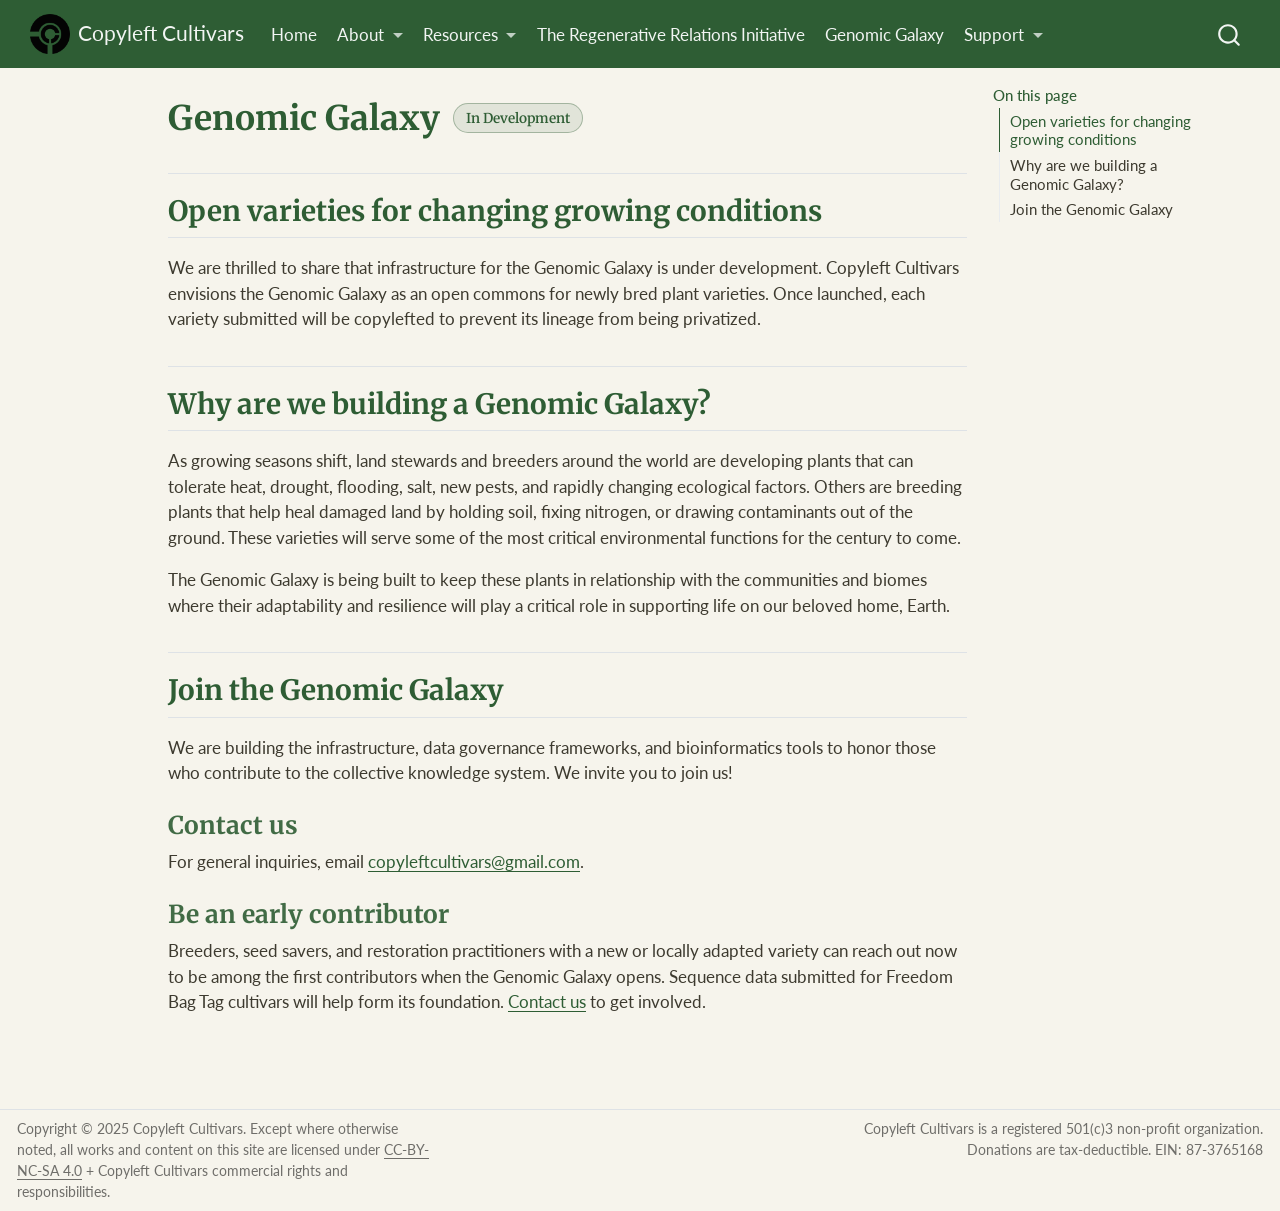
<file: genomic-galaxy.html>
<!DOCTYPE html>
<html xmlns="http://www.w3.org/1999/xhtml" lang="en" xml:lang="en"><head>

<meta charset="utf-8">
<meta name="generator" content="quarto-1.11.9">

<meta name="viewport" content="width=device-width, initial-scale=1.0, user-scalable=yes">


<title>Genomic Galaxy – Copyleft Cultivars</title>
<style>
/* Default styles provided by pandoc.
** See https://pandoc.org/MANUAL.html#variables-for-html for config info.
*/
span.smallcaps{font-variant: small-caps;}
div.columns{display: flex; gap: 1.5em;}
div.column{flex: auto;}
@media screen {
div.columns{gap: min(4vw, 1.5em);}
div.column{overflow-x: auto;}
}
div.hanging-indent{margin-left: 1.5em; text-indent: -1.5em;}
ul.task-list{list-style: none;}
ul.task-list li input[type="checkbox"] {
  width: 0.8em;
  margin: 0 0.8em 0.2em -1em; /* quarto-specific, see https://github.com/quarto-dev/quarto-cli/issues/4556 */ 
  vertical-align: middle;
}
</style>


<script src="site_libs/quarto-nav/quarto-nav.js"></script>
<script src="site_libs/quarto-nav/headroom.min.js"></script>
<script src="site_libs/clipboard/clipboard.min.js"></script>
<script src="site_libs/quarto-search/autocomplete.umd.js"></script>
<script src="site_libs/quarto-search/fuse.min.js"></script>
<script src="site_libs/quarto-search/quarto-search.js"></script>
<meta name="quarto:offset" content="./">
<link href="./images/logo.png" rel="icon" type="image/png">
<script src="site_libs/quarto-html/quarto.js" type="module"></script>
<script src="site_libs/quarto-html/tabsets/tabsets.js" type="module"></script>
<script src="site_libs/quarto-html/scrollable-regions/scrollable-regions.js" type="module"></script>
<script src="site_libs/quarto-html/popper.min.js"></script>
<script src="site_libs/quarto-html/tippy.umd.min.js"></script>
<script src="site_libs/quarto-html/anchor.min.js"></script>
<link href="site_libs/quarto-html/tippy.css" rel="stylesheet">
<link href="site_libs/quarto-html/quarto-syntax-highlighting-63b5708e65d6cd79cd7618c58d0c21e7.css" rel="stylesheet" class="quarto-color-scheme" id="quarto-text-highlighting-styles">
<link href="site_libs/quarto-html/quarto-syntax-highlighting-dark-447e42e69aaa9833c0ba1b986f430b20.css" rel="stylesheet" class="quarto-color-scheme quarto-color-alternate" id="quarto-text-highlighting-styles">
<link href="site_libs/quarto-html/quarto-syntax-highlighting-63b5708e65d6cd79cd7618c58d0c21e7.css" rel="stylesheet" class="quarto-color-scheme-extra" id="quarto-text-highlighting-styles">
<script src="site_libs/bootstrap/bootstrap.min.js"></script>
<link href="site_libs/bootstrap/bootstrap-icons.css" rel="stylesheet">
<link href="site_libs/bootstrap/bootstrap-66bb58763de70195239ebaf96b63e3a2.min.css" rel="stylesheet" append-hash="true" class="quarto-color-scheme" id="quarto-bootstrap" data-mode="light">
<link href="site_libs/bootstrap/bootstrap-dark-de9427b86952e7ca7def696455486d86.min.css" rel="stylesheet" append-hash="true" class="quarto-color-scheme quarto-color-alternate" id="quarto-bootstrap" data-mode="light">
<link href="site_libs/bootstrap/bootstrap-66bb58763de70195239ebaf96b63e3a2.min.css" rel="stylesheet" append-hash="true" class="quarto-color-scheme-extra" id="quarto-bootstrap" data-mode="light">
<script id="quarto-search-options" type="application/json">{
  "location": "navbar",
  "copy-button": false,
  "collapse-after": 3,
  "panel-placement": "end",
  "type": "overlay",
  "limit": 50,
  "keyboard-shortcut": [
    "f",
    "/",
    "s"
  ],
  "show-item-context": false,
  "language": {
    "search-no-results-text": "No results",
    "search-matching-documents-text": "matching documents",
    "search-copy-link-title": "Copy link to search",
    "search-hide-matches-text": "Hide additional matches",
    "search-more-match-text": "more match in this document",
    "search-more-matches-text": "more matches in this document",
    "search-clear-button-title": "Clear",
    "search-text-placeholder": "",
    "search-detached-cancel-button-title": "Cancel",
    "search-submit-button-title": "Submit",
    "search-label": "Search"
  }
}</script>
<style>html{ scroll-behavior: smooth; }</style>


<link rel="stylesheet" href="styles.css">
</head>

<body class="nav-fixed genomic-galaxy-page quarto-light"><a id="quarto-skip-link" class="visually-hidden-focusable" href="#quarto-document-content">Skip to main content</a>

<div id="quarto-search-results"></div>
  <header id="quarto-header" class="headroom fixed-top">
    <nav class="navbar navbar-expand-lg " data-bs-theme="dark" aria-label="Site">
      <div class="navbar-container container-fluid">
      <div class="navbar-brand-container mx-auto">
    <a href="./index.html" class="navbar-brand navbar-brand-logo">
    <img src="./images/logo.png" alt="" class="navbar-logo light-content">
    <img src="./images/logo.png" alt="" class="navbar-logo dark-content">
    </a>
    <a class="navbar-brand" href="./index.html">
    <span class="navbar-title">Copyleft Cultivars</span>
    </a>
  </div>
          <button class="navbar-toggler" type="button" data-bs-toggle="collapse" data-bs-target="#navbarCollapse" aria-controls="navbarCollapse" aria-expanded="false" aria-label="Toggle navigation" onclick="if (window.quartoToggleHeadroom) { window.quartoToggleHeadroom(); }">
  <span class="navbar-toggler-icon"></span>
</button>
          <div class="collapse navbar-collapse" id="navbarCollapse">
            <ul class="navbar-nav navbar-nav-scroll me-auto">
  <li class="nav-item">
    <a class="nav-link" href="./index.html"> 
<span class="menu-text">Home</span></a>
  </li>  
  <li class="nav-item dropdown ">
    <a class="nav-link dropdown-toggle" href="#" id="nav-menu-about" role="link" data-bs-toggle="dropdown" aria-expanded="false">
 <span class="menu-text">About</span>
    </a>
    <ul class="dropdown-menu" aria-labelledby="nav-menu-about">    
        <li>
    <a class="dropdown-item" href="./about.html#our-mission">
 <span class="dropdown-text">Our Mission</span></a>
  </li>  
        <li>
    <a class="dropdown-item" href="./about.html#who-we-are">
 <span class="dropdown-text">Who we are</span></a>
  </li>  
        <li>
    <a class="dropdown-item" href="./about.html#the-commons">
 <span class="dropdown-text">The Commons</span></a>
  </li>  
    </ul>
  </li>
  <li class="nav-item dropdown ">
    <a class="nav-link dropdown-toggle" href="#" id="nav-menu-resources" role="link" data-bs-toggle="dropdown" aria-expanded="false">
 <span class="menu-text">Resources</span>
    </a>
    <ul class="dropdown-menu" aria-labelledby="nav-menu-resources">    
        <li>
    <a class="dropdown-item" href="./preservation.html#freedom-bag-tag">
 <span class="dropdown-text">Freedom Bag Tag</span></a>
  </li>  
        <li>
    <a class="dropdown-item" href="./initiatives.html#regenerative-agriculture-assistant">
 <span class="dropdown-text">Agriculture Assistant</span></a>
  </li>  
    </ul>
  </li>
  <li class="nav-item">
    <a class="nav-link" href="./regenerative-relations-initiative.html"> 
<span class="menu-text">The Regenerative Relations Initiative</span></a>
  </li>  
  <li class="nav-item">
    <a class="nav-link active" href="./genomic-galaxy.html" aria-current="page"> 
<span class="menu-text">Genomic Galaxy</span></a>
  </li>  
  <li class="nav-item dropdown ">
    <a class="nav-link dropdown-toggle" href="#" id="nav-menu-support" role="link" data-bs-toggle="dropdown" aria-expanded="false">
 <span class="menu-text">Support</span>
    </a>
    <ul class="dropdown-menu" aria-labelledby="nav-menu-support">    
        <li>
    <a class="dropdown-item" href="./support.html#donate">
 <span class="dropdown-text">Donate</span></a>
  </li>  
        <li>
    <a class="dropdown-item" href="./support.html#volunteer">
 <span class="dropdown-text">Volunteer</span></a>
  </li>  
        <li>
    <a class="dropdown-item" href="https://www.patreon.com/CopyleftCultivarsNonprofit" rel="noopener" target="_blank">
 <span class="dropdown-text">Patreon</span></a>
  </li>  
    </ul>
  </li>
</ul>
          </div> <!-- /navcollapse -->
            <div class="quarto-navbar-tools">
</div>
            <div id="quarto-search" class="" title="Search"></div>
      </div> <!-- /container-fluid -->
    </nav>
</header>
<!-- content -->
<div id="quarto-content" class="quarto-container page-columns page-rows-contents page-layout-article page-navbar">
<!-- sidebar -->
<!-- margin-sidebar -->
    <div id="quarto-margin-sidebar" class="sidebar margin-sidebar">
        <nav id="TOC" role="doc-toc" aria-labelledby="toc-title" class="toc-active">
    <h2 id="toc-title">On this page</h2>
   
  <ul>
  <li><a href="#open-varieties-for-changing-growing-conditions" id="toc-open-varieties-for-changing-growing-conditions" class="nav-link active" data-scroll-target="#open-varieties-for-changing-growing-conditions">Open varieties for changing growing conditions</a></li>
  <li><a href="#why-are-we-building-a-genomic-galaxy" id="toc-why-are-we-building-a-genomic-galaxy" class="nav-link" data-scroll-target="#why-are-we-building-a-genomic-galaxy">Why are we building a Genomic Galaxy?</a></li>
  <li><a href="#join-the-genomic-galaxy" id="toc-join-the-genomic-galaxy" class="nav-link" data-scroll-target="#join-the-genomic-galaxy">Join the Genomic Galaxy</a>
  <ul class="collapse">
  <li><a href="#contact-us" id="toc-contact-us" class="nav-link" data-scroll-target="#contact-us">Contact us</a></li>
  <li><a href="#be-an-early-contributor" id="toc-be-an-early-contributor" class="nav-link" data-scroll-target="#be-an-early-contributor">Be an early contributor</a></li>
  </ul></li>
  </ul>
</nav>
    </div>
<!-- main -->
<main class="content" id="quarto-document-content" tabindex="-1">

<header id="title-block-header" class="quarto-title-block default">
<div class="quarto-title">
<h1 class="title">Genomic Galaxy</h1>
</div>



<div class="quarto-title-meta">

    
  
    
  </div>
  


</header>


<section id="open-varieties-for-changing-growing-conditions" class="level2">
<h2 class="anchored" data-anchor-id="open-varieties-for-changing-growing-conditions">Open varieties for changing growing conditions</h2>
<p>We are thrilled to share that infrastructure for the Genomic Galaxy is under development. Copyleft Cultivars envisions the Genomic Galaxy as an open commons for newly bred plant varieties. Once launched, each variety submitted will be copylefted to prevent its lineage from being privatized.</p>
</section>
<section id="why-are-we-building-a-genomic-galaxy" class="level2">
<h2 class="anchored" data-anchor-id="why-are-we-building-a-genomic-galaxy">Why are we building a Genomic Galaxy?</h2>
<p>As growing seasons shift, land stewards and breeders around the world are developing plants that can tolerate heat, drought, flooding, salt, new pests, and rapidly changing ecological factors. Others are breeding plants that help heal damaged land by holding soil, fixing nitrogen, or drawing contaminants out of the ground. These varieties will serve some of the most critical environmental functions for the century to come.</p>
<p>The Genomic Galaxy is being built to keep these plants in relationship with the communities and biomes where their adaptability and resilience will play a critical role in supporting life on our beloved home, Earth.</p>
</section>
<section id="join-the-genomic-galaxy" class="level2">
<h2 class="anchored" data-anchor-id="join-the-genomic-galaxy">Join the Genomic Galaxy</h2>
<p>We are building the infrastructure, data governance frameworks, and bioinformatics tools to honor those who contribute to the collective knowledge system. We invite you to join us!</p>
<section id="contact-us" class="level3">
<h3 class="anchored" data-anchor-id="contact-us">Contact us</h3>
<p>For general inquiries, email <a href="mailto:copyleftcultivars@gmail.com">copyleftcultivars@gmail.com</a>.</p>
</section>
<section id="be-an-early-contributor" class="level3">
<h3 class="anchored" data-anchor-id="be-an-early-contributor">Be an early contributor</h3>
<p>Breeders, seed savers, and restoration practitioners with a new or locally adapted variety can reach out now to be among the first contributors when the Genomic Galaxy opens. Sequence data submitted for Freedom Bag Tag cultivars will help form its foundation. <a href="mailto:copyleftcultivars@gmail.com">Contact us</a> to get involved.</p>


</section>
</section>

</main> <!-- /main -->
<script id="quarto-html-after-body" type="application/javascript">
  window.document.addEventListener("DOMContentLoaded", function (event) {
    const icon = "";
    const anchorJS = new window.AnchorJS();
    anchorJS.options = {
      placement: 'right',
      icon: icon
    };
    anchorJS.add('.anchored');
    const isCodeAnnotation = (el) => {
      for (const clz of el.classList) {
        if (clz.startsWith('code-annotation-')) {                     
          return true;
        }
      }
      return false;
    }
    const onCopySuccess = function(e) {
      // button target
      const button = e.trigger;
      // don't keep focus
      button.blur();
      // flash "checked"
      button.classList.add('code-copy-button-checked');
      var currentTitle = button.getAttribute("title");
      button.setAttribute("title", "Copied!");
      let tooltip;
      if (window.bootstrap) {
        button.setAttribute("data-bs-toggle", "tooltip");
        button.setAttribute("data-bs-placement", "left");
        button.setAttribute("data-bs-title", "Copied!");
        tooltip = new bootstrap.Tooltip(button, 
          { trigger: "manual", 
            customClass: "code-copy-button-tooltip",
            offset: [0, -8]});
        tooltip.show();    
      }
      setTimeout(function() {
        if (tooltip) {
          tooltip.hide();
          button.removeAttribute("data-bs-title");
          button.removeAttribute("data-bs-toggle");
          button.removeAttribute("data-bs-placement");
        }
        button.setAttribute("title", currentTitle);
        button.classList.remove('code-copy-button-checked');
      }, 1000);
      // clear code selection
      e.clearSelection();
    }
    const getTextToCopy = function(trigger) {
      const outerScaffold = trigger.parentElement.cloneNode(true);
      const codeEl = outerScaffold.querySelector('code');
      for (const childEl of codeEl.children) {
        if (isCodeAnnotation(childEl)) {
          childEl.remove();
        }
      }
      return codeEl.innerText;
    }
    const clipboard = new window.ClipboardJS('.code-copy-button:not([data-in-quarto-modal])', {
      text: getTextToCopy
    });
    clipboard.on('success', onCopySuccess);
    if (window.document.getElementById('quarto-embedded-source-code-modal')) {
      const clipboardModal = new window.ClipboardJS('.code-copy-button[data-in-quarto-modal]', {
        text: getTextToCopy,
        container: window.document.getElementById('quarto-embedded-source-code-modal')
      });
      clipboardModal.on('success', onCopySuccess);
    }
      var localhostRegex = new RegExp(/^(?:http|https):\/\/localhost\:?[0-9]*\//);
      var mailtoRegex = new RegExp(/^mailto:/);
        var filterRegex = new RegExp("https:\/\/CopyleftCultivars\.github\.io\/cc-website\/");
      var isInternal = (href) => {
          return filterRegex.test(href) || localhostRegex.test(href) || mailtoRegex.test(href);
      }
      // Inspect non-navigation links and adorn them if external
      window.quartoDecorateExternalLinks = function (root) {
     var links = (root || window.document).querySelectorAll('a[href]:not(.nav-link):not(.navbar-brand):not(.toc-action):not(.sidebar-link):not(.sidebar-item-toggle):not(.pagination-link):not(.no-external):not([aria-hidden]):not(.dropdown-item):not(.quarto-navigation-tool):not(.about-link)');
      for (var i=0; i<links.length; i++) {
        const link = links[i];
        if (!isInternal(link.href)) {
          // undo the damage that might have been done by quarto-nav.js in the case of
          // links that we want to consider external
          if (link.dataset.originalHref !== undefined) {
            link.href = link.dataset.originalHref;
          }
          if (!link.classList.contains('no-external-icon')) {
          }
        }
      }
      };
      window.quartoDecorateExternalLinks(window.document);
    // Esc closes the popup (WCAG 1.4.13) and focus leaving both trigger and
    // popup closes it (WCAG 2.4.11); tippy handles neither for interactive popups.
    const hideOnEscAndFocusOut = {
      name: 'hideOnEscAndFocusOut',
      defaultValue: true,
      fn(instance) {
        const dismiss = () => {
          // A show scheduled by the trigger delay would otherwise reopen it
          instance.clearDelayTimeouts();
          instance.hide();
        };
        const onKeyDown = (event) => {
          if (event.key !== 'Escape') {
            return;
          }
          // Keep Esc from also reaching page handlers (e.g. reveal.js overview),
          // except an open reveal.js slide menu, which Esc should close too.
          // The menu handles keys only when its keyboard option is on.
          const menuHandlesEsc = window.Reveal?.getPlugin?.('menu')?.isOpen() &&
            window.Reveal.getConfig().menu?.keyboard !== false;
          if (!menuHandlesEsc) {
            event.stopPropagation();
          }
          if (instance.popper.contains(window.document.activeElement)) {
            // Disabled while refocusing so the focus trigger does not reopen it
            instance.disable();
            instance.reference.focus();
            instance.enable();
          }
          dismiss();
        };
        const onFocusOut = (event) => {
          const target = event.relatedTarget;
          if (target && !instance.reference.contains(target) &&
              !instance.popper.contains(target)) {
            dismiss();
          }
        };
        // On the trigger too: a click trigger (code-annotations: select) has no
        // blur handling. Attached for the instance's lifetime so leaving the
        // trigger also cancels a show still pending on the trigger delay.
        instance.reference.addEventListener('focusout', onFocusOut);
        return {
          onShow() {
            window.document.addEventListener('keydown', onKeyDown, true);
            instance.popper.addEventListener('focusout', onFocusOut);
          },
          onHide() {
            window.document.removeEventListener('keydown', onKeyDown, true);
            instance.popper.removeEventListener('focusout', onFocusOut);
          },
          onDestroy() {
            instance.reference.removeEventListener('focusout', onFocusOut);
          },
        };
      },
    };
    function tippyHover(el, contentFn, onTriggerFn, onUntriggerFn) {
      const config = {
        allowHTML: true,
        maxWidth: 500,
        delay: 100,
        arrow: false,
        appendTo: function(el) {
            return el.parentElement;
        },
        interactive: true,
        interactiveBorder: 10,
        theme: 'quarto',
        placement: 'bottom-start',
        plugins: [hideOnEscAndFocusOut],
      };
      if (contentFn) {
        config.content = contentFn;
      }
      if (onTriggerFn) {
        config.onTrigger = onTriggerFn;
      }
      if (onUntriggerFn) {
        config.onUntrigger = onUntriggerFn;
      }
      window.tippy(el, config); 
    }
    const noterefs = window.document.querySelectorAll('a[role="doc-noteref"]');
    for (var i=0; i<noterefs.length; i++) {
      const ref = noterefs[i];
      tippyHover(ref, function() {
        // use id or data attribute instead here
        let href = ref.getAttribute('data-footnote-href') || ref.getAttribute('href');
        try { href = new URL(href).hash; } catch {}
        const id = href.replace(/^#\/?/, "");
        const note = window.document.getElementById(id);
        if (note) {
          return note.innerHTML;
        } else {
          return "";
        }
      });
    }
    const xrefs = window.document.querySelectorAll('a.quarto-xref');
    const processXRef = (id, note) => {
      // Strip column container classes
      const stripColumnClz = (el) => {
        el.classList.remove("page-full", "page-columns");
        if (el.children) {
          for (const child of el.children) {
            stripColumnClz(child);
          }
        }
      }
      stripColumnClz(note)
      if (id === null || id.startsWith('sec-')) {
        // Special case sections, only their first couple elements
        const container = document.createElement("div");
        if (note.children && note.children.length > 2) {
          container.appendChild(note.children[0].cloneNode(true));
          for (let i = 1; i < note.children.length; i++) {
            const child = note.children[i];
            if (child.tagName === "P" && child.innerText === "") {
              continue;
            } else {
              container.appendChild(child.cloneNode(true));
              break;
            }
          }
          if (window.Quarto?.typesetMath) {
            window.Quarto.typesetMath(container);
          }
          return container.innerHTML
        } else {
          if (window.Quarto?.typesetMath) {
            window.Quarto.typesetMath(note);
          }
          return note.innerHTML;
        }
      } else {
        // Remove any anchor links if they are present
        const anchorLink = note.querySelector('a.anchorjs-link');
        if (anchorLink) {
          anchorLink.remove();
        }
        if (window.Quarto?.typesetMath) {
          window.Quarto.typesetMath(note);
        }
        if (note.classList.contains("callout")) {
          return note.outerHTML;
        } else {
          return note.innerHTML;
        }
      }
    }
    for (var i=0; i<xrefs.length; i++) {
      const xref = xrefs[i];
      tippyHover(xref, undefined, function(instance) {
        instance.disable();
        let url = xref.getAttribute('href');
        let hash = undefined; 
        if (url.startsWith('#')) {
          hash = url;
        } else {
          try { hash = new URL(url).hash; } catch {}
        }
        if (hash) {
          const id = hash.replace(/^#\/?/, "");
          const note = window.document.getElementById(id);
          if (note !== null) {
            try {
              const html = processXRef(id, note.cloneNode(true));
              instance.setContent(html);
            } finally {
              instance.enable();
              instance.show();
            }
          } else {
            // See if we can fetch this
            fetch(url.split('#')[0])
            .then(res => res.text())
            .then(html => {
              const parser = new DOMParser();
              const htmlDoc = parser.parseFromString(html, "text/html");
              const note = htmlDoc.getElementById(id);
              if (note !== null) {
                const html = processXRef(id, note);
                instance.setContent(html);
              } 
            }).finally(() => {
              instance.enable();
              instance.show();
            });
          }
        } else {
          // See if we can fetch a full url (with no hash to target)
          // This is a special case and we should probably do some content thinning / targeting
          fetch(url)
          .then(res => res.text())
          .then(html => {
            const parser = new DOMParser();
            const htmlDoc = parser.parseFromString(html, "text/html");
            const note = htmlDoc.querySelector('main.content');
            if (note !== null) {
              // This should only happen for chapter cross references
              // (since there is no id in the URL)
              // remove the first header
              if (note.children.length > 0 && note.children[0].tagName === "HEADER") {
                note.children[0].remove();
              }
              const html = processXRef(null, note);
              instance.setContent(html);
            } 
          }).finally(() => {
            instance.enable();
            instance.show();
          });
        }
      }, function(instance) {
      });
    }
        let selectedAnnoteEl;
        const selectorForAnnotation = ( cell, annotation) => {
          let cellAttr = 'data-code-cell="' + cell + '"';
          let lineAttr = 'data-code-annotation="' +  annotation + '"';
          const selector = 'span[' + cellAttr + '][' + lineAttr + ']';
          return selector;
        }
        const selectCodeLines = (annoteEl) => {
          const doc = window.document;
          const targetCell = annoteEl.getAttribute("data-target-cell");
          const targetAnnotation = annoteEl.getAttribute("data-target-annotation");
          const annoteSpan = window.document.querySelector(selectorForAnnotation(targetCell, targetAnnotation));
          const lines = annoteSpan.getAttribute("data-code-lines").split(",");
          const lineIds = lines.map((line) => {
            return targetCell + "-" + line;
          })
          // Each band is positioned against its own containing block, which is
          // not the offsetParent of the lines, so place it from client rects.
          const placeBand = (band, firstEl, lastEl, codeBlock) => {
            const container = band.offsetParent;
            if (container === null) {
              return;
            }
            const containerRect = container.getBoundingClientRect();
            // Reveal.js scales slides with a transform, so convert client
            // pixels back to the CSS pixels of the container.
            const scale = containerRect.height / container.offsetHeight || 1;
            const firstRect = firstEl.getBoundingClientRect();
            const lastRect = lastEl.getBoundingClientRect();
            const top = (firstRect.top - containerRect.top) / scale - container.clientTop + container.scrollTop;
            const height = (lastRect.bottom - firstRect.top) / scale;
            band.style.top = top - 2 + "px";
            band.style.height = height + 4 + "px";
            if (codeBlock) {
              // Without the copy button wrapper, the containing block is wider
              // than the code block, so span the code block explicitly.
              const blockRect = codeBlock.getBoundingClientRect();
              band.style.left = (blockRect.left - containerRect.left) / scale - container.clientLeft + container.scrollLeft + "px";
              band.style.width = blockRect.width / scale + "px";
            }
          };
          if (lineIds.length > 0) {
            const el = window.document.getElementById(lineIds[0]);
            const lastEl = window.document.getElementById(lineIds[lineIds.length - 1]);
            const parent = el.parentElement.parentElement;
            // cook up a div (if necessary) and position it
            let div = window.document.getElementById("code-annotation-line-highlight");
            if (div === null) {
              div = window.document.createElement("div");
              div.setAttribute("id", "code-annotation-line-highlight");
              div.style.position = 'absolute';
              parent.appendChild(div);
            }
            placeBand(div, el, lastEl, parent.closest("div.sourceCode") || parent);
            let gutterDiv = window.document.getElementById("code-annotation-line-highlight-gutter");
            if (gutterDiv === null) {
              gutterDiv = window.document.createElement("div");
              gutterDiv.setAttribute("id", "code-annotation-line-highlight-gutter");
              gutterDiv.style.position = 'absolute';
              const codeCell = window.document.getElementById(targetCell);
              const gutter = codeCell.querySelector('.code-annotation-gutter');
              gutter.appendChild(gutterDiv);
            }
            placeBand(gutterDiv, el, lastEl);
            selectedAnnoteEl = annoteEl;
          }
        };
        const unselectCodeLines = () => {
          const elementsIds = ["code-annotation-line-highlight", "code-annotation-line-highlight-gutter"];
          elementsIds.forEach((elId) => {
            const div = window.document.getElementById(elId);
            if (div) {
              div.remove();
            }
          });
          selectedAnnoteEl = undefined;
        };
          // Handle positioning of the toggle
      window.addEventListener(
        "resize",
        throttle(() => {
          elRect = undefined;
          if (selectedAnnoteEl) {
            selectCodeLines(selectedAnnoteEl);
          }
        }, 10)
      );
      function throttle(fn, ms) {
      let throttle = false;
      let timer;
        return (...args) => {
          if(!throttle) { // first call gets through
              fn.apply(this, args);
              throttle = true;
          } else { // all the others get throttled
              if(timer) clearTimeout(timer); // cancel #2
              timer = setTimeout(() => {
                fn.apply(this, args);
                timer = throttle = false;
              }, ms);
          }
        };
      }
        // Attach click handler to the DT
        const annoteDls = window.document.querySelectorAll('dt[data-target-cell]');
        for (const annoteDlNode of annoteDls) {
          annoteDlNode.addEventListener('click', (event) => {
            const clickedEl = event.target;
            if (clickedEl !== selectedAnnoteEl) {
              unselectCodeLines();
              const activeEl = window.document.querySelector('dt[data-target-cell].code-annotation-active');
              if (activeEl) {
                activeEl.classList.remove('code-annotation-active');
              }
              selectCodeLines(clickedEl);
              clickedEl.classList.add('code-annotation-active');
            } else {
              // Unselect the line
              unselectCodeLines();
              clickedEl.classList.remove('code-annotation-active');
            }
          });
        }
    const findCites = (el) => {
      const parentEl = el.parentElement;
      if (parentEl) {
        const cites = parentEl.dataset.cites;
        if (cites) {
          return {
            el,
            cites: cites.split(' ')
          };
        } else {
          return findCites(el.parentElement)
        }
      } else {
        return undefined;
      }
    };
    var bibliorefs = window.document.querySelectorAll('a[role="doc-biblioref"]');
    for (var i=0; i<bibliorefs.length; i++) {
      const ref = bibliorefs[i];
      const citeInfo = findCites(ref);
      if (citeInfo) {
        tippyHover(citeInfo.el, function() {
          var popup = window.document.createElement('div');
          citeInfo.cites.forEach(function(cite) {
            var citeDiv = window.document.createElement('div');
            citeDiv.classList.add('hanging-indent');
            citeDiv.classList.add('csl-entry');
            var biblioDiv = window.document.getElementById('ref-' + cite);
            if (biblioDiv) {
              citeDiv.innerHTML = biblioDiv.innerHTML;
            }
            popup.appendChild(citeDiv);
          });
          return popup.innerHTML;
        });
      }
    }
  });
  </script>
  <script type="application/javascript">
  window.quartoScrollableRegionsLabels = {"code":"Scrollable code","output":"Scrollable output"};
  </script>
</div> <!-- /content -->
<footer class="footer">
  <div class="nav-footer">
    <div class="nav-footer-left">
<p>Copyright © 2025 Copyleft Cultivars. Except where otherwise noted, all works and content on this site are licensed under <a href="https://creativecommons.org/licenses/by-nc-sa/4.0/">CC-BY-NC-SA 4.0</a> + Copyleft Cultivars commercial rights and responsibilities.</p>
</div>   
    <div class="nav-footer-center">
      &nbsp;
    </div>
    <div class="nav-footer-right">
<p>Copyleft Cultivars is a registered 501(c)3 non-profit organization. Donations are tax-deductible. EIN: 87-3765168</p>
</div>
  </div>
</footer>




<script src="site_libs/quarto-html/zenscroll-min.js"></script>
</body></html>
</file>
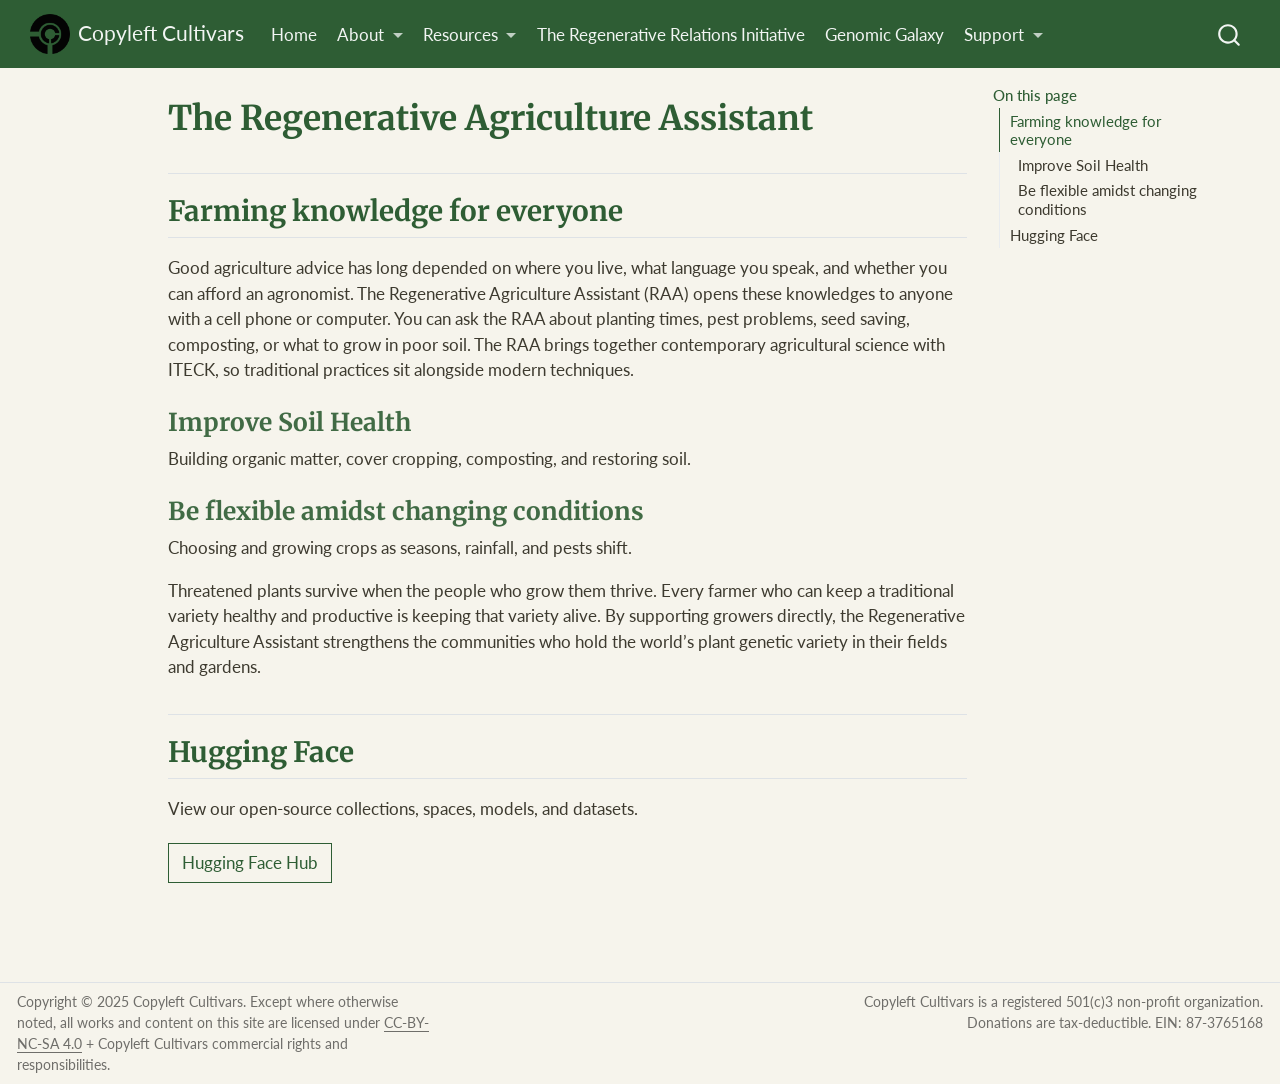
<file: initiatives.html>
<!DOCTYPE html>
<html xmlns="http://www.w3.org/1999/xhtml" lang="en" xml:lang="en"><head>

<meta charset="utf-8">
<meta name="generator" content="quarto-1.11.9">

<meta name="viewport" content="width=device-width, initial-scale=1.0, user-scalable=yes">


<title>The Regenerative Agriculture Assistant – Copyleft Cultivars</title>
<style>
/* Default styles provided by pandoc.
** See https://pandoc.org/MANUAL.html#variables-for-html for config info.
*/
span.smallcaps{font-variant: small-caps;}
div.columns{display: flex; gap: 1.5em;}
div.column{flex: auto;}
@media screen {
div.columns{gap: min(4vw, 1.5em);}
div.column{overflow-x: auto;}
}
div.hanging-indent{margin-left: 1.5em; text-indent: -1.5em;}
ul.task-list{list-style: none;}
ul.task-list li input[type="checkbox"] {
  width: 0.8em;
  margin: 0 0.8em 0.2em -1em; /* quarto-specific, see https://github.com/quarto-dev/quarto-cli/issues/4556 */ 
  vertical-align: middle;
}
</style>


<script src="site_libs/quarto-nav/quarto-nav.js"></script>
<script src="site_libs/quarto-nav/headroom.min.js"></script>
<script src="site_libs/clipboard/clipboard.min.js"></script>
<script src="site_libs/quarto-search/autocomplete.umd.js"></script>
<script src="site_libs/quarto-search/fuse.min.js"></script>
<script src="site_libs/quarto-search/quarto-search.js"></script>
<meta name="quarto:offset" content="./">
<link href="./images/logo.png" rel="icon" type="image/png">
<script src="site_libs/quarto-html/quarto.js" type="module"></script>
<script src="site_libs/quarto-html/tabsets/tabsets.js" type="module"></script>
<script src="site_libs/quarto-html/scrollable-regions/scrollable-regions.js" type="module"></script>
<script src="site_libs/quarto-html/popper.min.js"></script>
<script src="site_libs/quarto-html/tippy.umd.min.js"></script>
<script src="site_libs/quarto-html/anchor.min.js"></script>
<link href="site_libs/quarto-html/tippy.css" rel="stylesheet">
<link href="site_libs/quarto-html/quarto-syntax-highlighting-63b5708e65d6cd79cd7618c58d0c21e7.css" rel="stylesheet" class="quarto-color-scheme" id="quarto-text-highlighting-styles">
<link href="site_libs/quarto-html/quarto-syntax-highlighting-dark-447e42e69aaa9833c0ba1b986f430b20.css" rel="stylesheet" class="quarto-color-scheme quarto-color-alternate" id="quarto-text-highlighting-styles">
<link href="site_libs/quarto-html/quarto-syntax-highlighting-63b5708e65d6cd79cd7618c58d0c21e7.css" rel="stylesheet" class="quarto-color-scheme-extra" id="quarto-text-highlighting-styles">
<script src="site_libs/bootstrap/bootstrap.min.js"></script>
<link href="site_libs/bootstrap/bootstrap-icons.css" rel="stylesheet">
<link href="site_libs/bootstrap/bootstrap-66bb58763de70195239ebaf96b63e3a2.min.css" rel="stylesheet" append-hash="true" class="quarto-color-scheme" id="quarto-bootstrap" data-mode="light">
<link href="site_libs/bootstrap/bootstrap-dark-de9427b86952e7ca7def696455486d86.min.css" rel="stylesheet" append-hash="true" class="quarto-color-scheme quarto-color-alternate" id="quarto-bootstrap" data-mode="light">
<link href="site_libs/bootstrap/bootstrap-66bb58763de70195239ebaf96b63e3a2.min.css" rel="stylesheet" append-hash="true" class="quarto-color-scheme-extra" id="quarto-bootstrap" data-mode="light">
<script id="quarto-search-options" type="application/json">{
  "location": "navbar",
  "copy-button": false,
  "collapse-after": 3,
  "panel-placement": "end",
  "type": "overlay",
  "limit": 50,
  "keyboard-shortcut": [
    "f",
    "/",
    "s"
  ],
  "show-item-context": false,
  "language": {
    "search-no-results-text": "No results",
    "search-matching-documents-text": "matching documents",
    "search-copy-link-title": "Copy link to search",
    "search-hide-matches-text": "Hide additional matches",
    "search-more-match-text": "more match in this document",
    "search-more-matches-text": "more matches in this document",
    "search-clear-button-title": "Clear",
    "search-text-placeholder": "",
    "search-detached-cancel-button-title": "Cancel",
    "search-submit-button-title": "Submit",
    "search-label": "Search"
  }
}</script>
<style>html{ scroll-behavior: smooth; }</style>


<link rel="stylesheet" href="styles.css">
</head>

<body class="nav-fixed quarto-light"><a id="quarto-skip-link" class="visually-hidden-focusable" href="#quarto-document-content">Skip to main content</a>

<div id="quarto-search-results"></div>
  <header id="quarto-header" class="headroom fixed-top">
    <nav class="navbar navbar-expand-lg " data-bs-theme="dark" aria-label="Site">
      <div class="navbar-container container-fluid">
      <div class="navbar-brand-container mx-auto">
    <a href="./index.html" class="navbar-brand navbar-brand-logo">
    <img src="./images/logo.png" alt="" class="navbar-logo light-content">
    <img src="./images/logo.png" alt="" class="navbar-logo dark-content">
    </a>
    <a class="navbar-brand" href="./index.html">
    <span class="navbar-title">Copyleft Cultivars</span>
    </a>
  </div>
          <button class="navbar-toggler" type="button" data-bs-toggle="collapse" data-bs-target="#navbarCollapse" aria-controls="navbarCollapse" aria-expanded="false" aria-label="Toggle navigation" onclick="if (window.quartoToggleHeadroom) { window.quartoToggleHeadroom(); }">
  <span class="navbar-toggler-icon"></span>
</button>
          <div class="collapse navbar-collapse" id="navbarCollapse">
            <ul class="navbar-nav navbar-nav-scroll me-auto">
  <li class="nav-item">
    <a class="nav-link" href="./index.html"> 
<span class="menu-text">Home</span></a>
  </li>  
  <li class="nav-item dropdown ">
    <a class="nav-link dropdown-toggle" href="#" id="nav-menu-about" role="link" data-bs-toggle="dropdown" aria-expanded="false">
 <span class="menu-text">About</span>
    </a>
    <ul class="dropdown-menu" aria-labelledby="nav-menu-about">    
        <li>
    <a class="dropdown-item" href="./about.html#our-mission">
 <span class="dropdown-text">Our Mission</span></a>
  </li>  
        <li>
    <a class="dropdown-item" href="./about.html#who-we-are">
 <span class="dropdown-text">Who we are</span></a>
  </li>  
        <li>
    <a class="dropdown-item" href="./about.html#the-commons">
 <span class="dropdown-text">The Commons</span></a>
  </li>  
    </ul>
  </li>
  <li class="nav-item dropdown ">
    <a class="nav-link dropdown-toggle" href="#" id="nav-menu-resources" role="link" data-bs-toggle="dropdown" aria-expanded="false">
 <span class="menu-text">Resources</span>
    </a>
    <ul class="dropdown-menu" aria-labelledby="nav-menu-resources">    
        <li>
    <a class="dropdown-item" href="./preservation.html#freedom-bag-tag">
 <span class="dropdown-text">Freedom Bag Tag</span></a>
  </li>  
        <li>
    <a class="dropdown-item" href="./initiatives.html#regenerative-agriculture-assistant">
 <span class="dropdown-text">Agriculture Assistant</span></a>
  </li>  
    </ul>
  </li>
  <li class="nav-item">
    <a class="nav-link" href="./regenerative-relations-initiative.html"> 
<span class="menu-text">The Regenerative Relations Initiative</span></a>
  </li>  
  <li class="nav-item">
    <a class="nav-link" href="./genomic-galaxy.html"> 
<span class="menu-text">Genomic Galaxy</span></a>
  </li>  
  <li class="nav-item dropdown ">
    <a class="nav-link dropdown-toggle" href="#" id="nav-menu-support" role="link" data-bs-toggle="dropdown" aria-expanded="false">
 <span class="menu-text">Support</span>
    </a>
    <ul class="dropdown-menu" aria-labelledby="nav-menu-support">    
        <li>
    <a class="dropdown-item" href="./support.html#donate">
 <span class="dropdown-text">Donate</span></a>
  </li>  
        <li>
    <a class="dropdown-item" href="./support.html#volunteer">
 <span class="dropdown-text">Volunteer</span></a>
  </li>  
        <li>
    <a class="dropdown-item" href="https://www.patreon.com/CopyleftCultivarsNonprofit" rel="noopener" target="_blank">
 <span class="dropdown-text">Patreon</span></a>
  </li>  
    </ul>
  </li>
</ul>
          </div> <!-- /navcollapse -->
            <div class="quarto-navbar-tools">
</div>
            <div id="quarto-search" class="" title="Search"></div>
      </div> <!-- /container-fluid -->
    </nav>
</header>
<!-- content -->
<div id="quarto-content" class="quarto-container page-columns page-rows-contents page-layout-article page-navbar">
<!-- sidebar -->
<!-- margin-sidebar -->
    <div id="quarto-margin-sidebar" class="sidebar margin-sidebar">
        <nav id="TOC" role="doc-toc" aria-labelledby="toc-title" class="toc-active">
    <h2 id="toc-title">On this page</h2>
   
  <ul>
  <li><a href="#regenerative-agriculture-assistant" id="toc-regenerative-agriculture-assistant" class="nav-link active" data-scroll-target="#regenerative-agriculture-assistant">Farming knowledge for everyone</a>
  <ul class="collapse">
  <li><a href="#improve-soil-health" id="toc-improve-soil-health" class="nav-link" data-scroll-target="#improve-soil-health">Improve Soil Health</a></li>
  <li><a href="#be-flexible-amidst-changing-conditions" id="toc-be-flexible-amidst-changing-conditions" class="nav-link" data-scroll-target="#be-flexible-amidst-changing-conditions">Be flexible amidst changing conditions</a></li>
  </ul></li>
  <li><a href="#hugging-face" id="toc-hugging-face" class="nav-link" data-scroll-target="#hugging-face">Hugging Face</a></li>
  </ul>
</nav>
    </div>
<!-- main -->
<main class="content" id="quarto-document-content" tabindex="-1">

<header id="title-block-header" class="quarto-title-block default">
<div class="quarto-title">
<h1 class="title">The Regenerative Agriculture Assistant</h1>
</div>



<div class="quarto-title-meta">

    
  
    
  </div>
  


</header>


<section id="regenerative-agriculture-assistant" class="level2">
<h2 class="anchored" data-anchor-id="regenerative-agriculture-assistant">Farming knowledge for everyone</h2>
<p>Good agriculture advice has long depended on where you live, what language you speak, and whether you can afford an agronomist. The Regenerative Agriculture Assistant (RAA) opens these knowledges to anyone with a cell phone or computer. You can ask the RAA about planting times, pest problems, seed saving, composting, or what to grow in poor soil. The RAA brings together contemporary agricultural science with ITECK, so traditional practices sit alongside modern techniques.</p>
<section id="improve-soil-health" class="level3">
<h3 class="anchored" data-anchor-id="improve-soil-health">Improve Soil Health</h3>
<p>Building organic matter, cover cropping, composting, and restoring soil.</p>
</section>
<section id="be-flexible-amidst-changing-conditions" class="level3">
<h3 class="anchored" data-anchor-id="be-flexible-amidst-changing-conditions">Be flexible amidst changing conditions</h3>
<p>Choosing and growing crops as seasons, rainfall, and pests shift.</p>
<p>Threatened plants survive when the people who grow them thrive. Every farmer who can keep a traditional variety healthy and productive is keeping that variety alive. By supporting growers directly, the Regenerative Agriculture Assistant strengthens the communities who hold the world’s plant genetic variety in their fields and gardens.</p>
</section>
</section>
<section id="hugging-face" class="level2">
<h2 class="anchored" data-anchor-id="hugging-face">Hugging Face</h2>
<p>View our open-source collections, spaces, models, and datasets.</p>
<p><a href="https://huggingface.co/CopyleftCultivars" class="btn btn-outline-primary" role="button">Hugging Face Hub</a></p>


</section>

</main> <!-- /main -->
<script id="quarto-html-after-body" type="application/javascript">
  window.document.addEventListener("DOMContentLoaded", function (event) {
    const icon = "";
    const anchorJS = new window.AnchorJS();
    anchorJS.options = {
      placement: 'right',
      icon: icon
    };
    anchorJS.add('.anchored');
    const isCodeAnnotation = (el) => {
      for (const clz of el.classList) {
        if (clz.startsWith('code-annotation-')) {                     
          return true;
        }
      }
      return false;
    }
    const onCopySuccess = function(e) {
      // button target
      const button = e.trigger;
      // don't keep focus
      button.blur();
      // flash "checked"
      button.classList.add('code-copy-button-checked');
      var currentTitle = button.getAttribute("title");
      button.setAttribute("title", "Copied!");
      let tooltip;
      if (window.bootstrap) {
        button.setAttribute("data-bs-toggle", "tooltip");
        button.setAttribute("data-bs-placement", "left");
        button.setAttribute("data-bs-title", "Copied!");
        tooltip = new bootstrap.Tooltip(button, 
          { trigger: "manual", 
            customClass: "code-copy-button-tooltip",
            offset: [0, -8]});
        tooltip.show();    
      }
      setTimeout(function() {
        if (tooltip) {
          tooltip.hide();
          button.removeAttribute("data-bs-title");
          button.removeAttribute("data-bs-toggle");
          button.removeAttribute("data-bs-placement");
        }
        button.setAttribute("title", currentTitle);
        button.classList.remove('code-copy-button-checked');
      }, 1000);
      // clear code selection
      e.clearSelection();
    }
    const getTextToCopy = function(trigger) {
      const outerScaffold = trigger.parentElement.cloneNode(true);
      const codeEl = outerScaffold.querySelector('code');
      for (const childEl of codeEl.children) {
        if (isCodeAnnotation(childEl)) {
          childEl.remove();
        }
      }
      return codeEl.innerText;
    }
    const clipboard = new window.ClipboardJS('.code-copy-button:not([data-in-quarto-modal])', {
      text: getTextToCopy
    });
    clipboard.on('success', onCopySuccess);
    if (window.document.getElementById('quarto-embedded-source-code-modal')) {
      const clipboardModal = new window.ClipboardJS('.code-copy-button[data-in-quarto-modal]', {
        text: getTextToCopy,
        container: window.document.getElementById('quarto-embedded-source-code-modal')
      });
      clipboardModal.on('success', onCopySuccess);
    }
      var localhostRegex = new RegExp(/^(?:http|https):\/\/localhost\:?[0-9]*\//);
      var mailtoRegex = new RegExp(/^mailto:/);
        var filterRegex = new RegExp("https:\/\/CopyleftCultivars\.github\.io\/cc-website\/");
      var isInternal = (href) => {
          return filterRegex.test(href) || localhostRegex.test(href) || mailtoRegex.test(href);
      }
      // Inspect non-navigation links and adorn them if external
      window.quartoDecorateExternalLinks = function (root) {
     var links = (root || window.document).querySelectorAll('a[href]:not(.nav-link):not(.navbar-brand):not(.toc-action):not(.sidebar-link):not(.sidebar-item-toggle):not(.pagination-link):not(.no-external):not([aria-hidden]):not(.dropdown-item):not(.quarto-navigation-tool):not(.about-link)');
      for (var i=0; i<links.length; i++) {
        const link = links[i];
        if (!isInternal(link.href)) {
          // undo the damage that might have been done by quarto-nav.js in the case of
          // links that we want to consider external
          if (link.dataset.originalHref !== undefined) {
            link.href = link.dataset.originalHref;
          }
          if (!link.classList.contains('no-external-icon')) {
          }
        }
      }
      };
      window.quartoDecorateExternalLinks(window.document);
    // Esc closes the popup (WCAG 1.4.13) and focus leaving both trigger and
    // popup closes it (WCAG 2.4.11); tippy handles neither for interactive popups.
    const hideOnEscAndFocusOut = {
      name: 'hideOnEscAndFocusOut',
      defaultValue: true,
      fn(instance) {
        const dismiss = () => {
          // A show scheduled by the trigger delay would otherwise reopen it
          instance.clearDelayTimeouts();
          instance.hide();
        };
        const onKeyDown = (event) => {
          if (event.key !== 'Escape') {
            return;
          }
          // Keep Esc from also reaching page handlers (e.g. reveal.js overview),
          // except an open reveal.js slide menu, which Esc should close too.
          // The menu handles keys only when its keyboard option is on.
          const menuHandlesEsc = window.Reveal?.getPlugin?.('menu')?.isOpen() &&
            window.Reveal.getConfig().menu?.keyboard !== false;
          if (!menuHandlesEsc) {
            event.stopPropagation();
          }
          if (instance.popper.contains(window.document.activeElement)) {
            // Disabled while refocusing so the focus trigger does not reopen it
            instance.disable();
            instance.reference.focus();
            instance.enable();
          }
          dismiss();
        };
        const onFocusOut = (event) => {
          const target = event.relatedTarget;
          if (target && !instance.reference.contains(target) &&
              !instance.popper.contains(target)) {
            dismiss();
          }
        };
        // On the trigger too: a click trigger (code-annotations: select) has no
        // blur handling. Attached for the instance's lifetime so leaving the
        // trigger also cancels a show still pending on the trigger delay.
        instance.reference.addEventListener('focusout', onFocusOut);
        return {
          onShow() {
            window.document.addEventListener('keydown', onKeyDown, true);
            instance.popper.addEventListener('focusout', onFocusOut);
          },
          onHide() {
            window.document.removeEventListener('keydown', onKeyDown, true);
            instance.popper.removeEventListener('focusout', onFocusOut);
          },
          onDestroy() {
            instance.reference.removeEventListener('focusout', onFocusOut);
          },
        };
      },
    };
    function tippyHover(el, contentFn, onTriggerFn, onUntriggerFn) {
      const config = {
        allowHTML: true,
        maxWidth: 500,
        delay: 100,
        arrow: false,
        appendTo: function(el) {
            return el.parentElement;
        },
        interactive: true,
        interactiveBorder: 10,
        theme: 'quarto',
        placement: 'bottom-start',
        plugins: [hideOnEscAndFocusOut],
      };
      if (contentFn) {
        config.content = contentFn;
      }
      if (onTriggerFn) {
        config.onTrigger = onTriggerFn;
      }
      if (onUntriggerFn) {
        config.onUntrigger = onUntriggerFn;
      }
      window.tippy(el, config); 
    }
    const noterefs = window.document.querySelectorAll('a[role="doc-noteref"]');
    for (var i=0; i<noterefs.length; i++) {
      const ref = noterefs[i];
      tippyHover(ref, function() {
        // use id or data attribute instead here
        let href = ref.getAttribute('data-footnote-href') || ref.getAttribute('href');
        try { href = new URL(href).hash; } catch {}
        const id = href.replace(/^#\/?/, "");
        const note = window.document.getElementById(id);
        if (note) {
          return note.innerHTML;
        } else {
          return "";
        }
      });
    }
    const xrefs = window.document.querySelectorAll('a.quarto-xref');
    const processXRef = (id, note) => {
      // Strip column container classes
      const stripColumnClz = (el) => {
        el.classList.remove("page-full", "page-columns");
        if (el.children) {
          for (const child of el.children) {
            stripColumnClz(child);
          }
        }
      }
      stripColumnClz(note)
      if (id === null || id.startsWith('sec-')) {
        // Special case sections, only their first couple elements
        const container = document.createElement("div");
        if (note.children && note.children.length > 2) {
          container.appendChild(note.children[0].cloneNode(true));
          for (let i = 1; i < note.children.length; i++) {
            const child = note.children[i];
            if (child.tagName === "P" && child.innerText === "") {
              continue;
            } else {
              container.appendChild(child.cloneNode(true));
              break;
            }
          }
          if (window.Quarto?.typesetMath) {
            window.Quarto.typesetMath(container);
          }
          return container.innerHTML
        } else {
          if (window.Quarto?.typesetMath) {
            window.Quarto.typesetMath(note);
          }
          return note.innerHTML;
        }
      } else {
        // Remove any anchor links if they are present
        const anchorLink = note.querySelector('a.anchorjs-link');
        if (anchorLink) {
          anchorLink.remove();
        }
        if (window.Quarto?.typesetMath) {
          window.Quarto.typesetMath(note);
        }
        if (note.classList.contains("callout")) {
          return note.outerHTML;
        } else {
          return note.innerHTML;
        }
      }
    }
    for (var i=0; i<xrefs.length; i++) {
      const xref = xrefs[i];
      tippyHover(xref, undefined, function(instance) {
        instance.disable();
        let url = xref.getAttribute('href');
        let hash = undefined; 
        if (url.startsWith('#')) {
          hash = url;
        } else {
          try { hash = new URL(url).hash; } catch {}
        }
        if (hash) {
          const id = hash.replace(/^#\/?/, "");
          const note = window.document.getElementById(id);
          if (note !== null) {
            try {
              const html = processXRef(id, note.cloneNode(true));
              instance.setContent(html);
            } finally {
              instance.enable();
              instance.show();
            }
          } else {
            // See if we can fetch this
            fetch(url.split('#')[0])
            .then(res => res.text())
            .then(html => {
              const parser = new DOMParser();
              const htmlDoc = parser.parseFromString(html, "text/html");
              const note = htmlDoc.getElementById(id);
              if (note !== null) {
                const html = processXRef(id, note);
                instance.setContent(html);
              } 
            }).finally(() => {
              instance.enable();
              instance.show();
            });
          }
        } else {
          // See if we can fetch a full url (with no hash to target)
          // This is a special case and we should probably do some content thinning / targeting
          fetch(url)
          .then(res => res.text())
          .then(html => {
            const parser = new DOMParser();
            const htmlDoc = parser.parseFromString(html, "text/html");
            const note = htmlDoc.querySelector('main.content');
            if (note !== null) {
              // This should only happen for chapter cross references
              // (since there is no id in the URL)
              // remove the first header
              if (note.children.length > 0 && note.children[0].tagName === "HEADER") {
                note.children[0].remove();
              }
              const html = processXRef(null, note);
              instance.setContent(html);
            } 
          }).finally(() => {
            instance.enable();
            instance.show();
          });
        }
      }, function(instance) {
      });
    }
        let selectedAnnoteEl;
        const selectorForAnnotation = ( cell, annotation) => {
          let cellAttr = 'data-code-cell="' + cell + '"';
          let lineAttr = 'data-code-annotation="' +  annotation + '"';
          const selector = 'span[' + cellAttr + '][' + lineAttr + ']';
          return selector;
        }
        const selectCodeLines = (annoteEl) => {
          const doc = window.document;
          const targetCell = annoteEl.getAttribute("data-target-cell");
          const targetAnnotation = annoteEl.getAttribute("data-target-annotation");
          const annoteSpan = window.document.querySelector(selectorForAnnotation(targetCell, targetAnnotation));
          const lines = annoteSpan.getAttribute("data-code-lines").split(",");
          const lineIds = lines.map((line) => {
            return targetCell + "-" + line;
          })
          // Each band is positioned against its own containing block, which is
          // not the offsetParent of the lines, so place it from client rects.
          const placeBand = (band, firstEl, lastEl, codeBlock) => {
            const container = band.offsetParent;
            if (container === null) {
              return;
            }
            const containerRect = container.getBoundingClientRect();
            // Reveal.js scales slides with a transform, so convert client
            // pixels back to the CSS pixels of the container.
            const scale = containerRect.height / container.offsetHeight || 1;
            const firstRect = firstEl.getBoundingClientRect();
            const lastRect = lastEl.getBoundingClientRect();
            const top = (firstRect.top - containerRect.top) / scale - container.clientTop + container.scrollTop;
            const height = (lastRect.bottom - firstRect.top) / scale;
            band.style.top = top - 2 + "px";
            band.style.height = height + 4 + "px";
            if (codeBlock) {
              // Without the copy button wrapper, the containing block is wider
              // than the code block, so span the code block explicitly.
              const blockRect = codeBlock.getBoundingClientRect();
              band.style.left = (blockRect.left - containerRect.left) / scale - container.clientLeft + container.scrollLeft + "px";
              band.style.width = blockRect.width / scale + "px";
            }
          };
          if (lineIds.length > 0) {
            const el = window.document.getElementById(lineIds[0]);
            const lastEl = window.document.getElementById(lineIds[lineIds.length - 1]);
            const parent = el.parentElement.parentElement;
            // cook up a div (if necessary) and position it
            let div = window.document.getElementById("code-annotation-line-highlight");
            if (div === null) {
              div = window.document.createElement("div");
              div.setAttribute("id", "code-annotation-line-highlight");
              div.style.position = 'absolute';
              parent.appendChild(div);
            }
            placeBand(div, el, lastEl, parent.closest("div.sourceCode") || parent);
            let gutterDiv = window.document.getElementById("code-annotation-line-highlight-gutter");
            if (gutterDiv === null) {
              gutterDiv = window.document.createElement("div");
              gutterDiv.setAttribute("id", "code-annotation-line-highlight-gutter");
              gutterDiv.style.position = 'absolute';
              const codeCell = window.document.getElementById(targetCell);
              const gutter = codeCell.querySelector('.code-annotation-gutter');
              gutter.appendChild(gutterDiv);
            }
            placeBand(gutterDiv, el, lastEl);
            selectedAnnoteEl = annoteEl;
          }
        };
        const unselectCodeLines = () => {
          const elementsIds = ["code-annotation-line-highlight", "code-annotation-line-highlight-gutter"];
          elementsIds.forEach((elId) => {
            const div = window.document.getElementById(elId);
            if (div) {
              div.remove();
            }
          });
          selectedAnnoteEl = undefined;
        };
          // Handle positioning of the toggle
      window.addEventListener(
        "resize",
        throttle(() => {
          elRect = undefined;
          if (selectedAnnoteEl) {
            selectCodeLines(selectedAnnoteEl);
          }
        }, 10)
      );
      function throttle(fn, ms) {
      let throttle = false;
      let timer;
        return (...args) => {
          if(!throttle) { // first call gets through
              fn.apply(this, args);
              throttle = true;
          } else { // all the others get throttled
              if(timer) clearTimeout(timer); // cancel #2
              timer = setTimeout(() => {
                fn.apply(this, args);
                timer = throttle = false;
              }, ms);
          }
        };
      }
        // Attach click handler to the DT
        const annoteDls = window.document.querySelectorAll('dt[data-target-cell]');
        for (const annoteDlNode of annoteDls) {
          annoteDlNode.addEventListener('click', (event) => {
            const clickedEl = event.target;
            if (clickedEl !== selectedAnnoteEl) {
              unselectCodeLines();
              const activeEl = window.document.querySelector('dt[data-target-cell].code-annotation-active');
              if (activeEl) {
                activeEl.classList.remove('code-annotation-active');
              }
              selectCodeLines(clickedEl);
              clickedEl.classList.add('code-annotation-active');
            } else {
              // Unselect the line
              unselectCodeLines();
              clickedEl.classList.remove('code-annotation-active');
            }
          });
        }
    const findCites = (el) => {
      const parentEl = el.parentElement;
      if (parentEl) {
        const cites = parentEl.dataset.cites;
        if (cites) {
          return {
            el,
            cites: cites.split(' ')
          };
        } else {
          return findCites(el.parentElement)
        }
      } else {
        return undefined;
      }
    };
    var bibliorefs = window.document.querySelectorAll('a[role="doc-biblioref"]');
    for (var i=0; i<bibliorefs.length; i++) {
      const ref = bibliorefs[i];
      const citeInfo = findCites(ref);
      if (citeInfo) {
        tippyHover(citeInfo.el, function() {
          var popup = window.document.createElement('div');
          citeInfo.cites.forEach(function(cite) {
            var citeDiv = window.document.createElement('div');
            citeDiv.classList.add('hanging-indent');
            citeDiv.classList.add('csl-entry');
            var biblioDiv = window.document.getElementById('ref-' + cite);
            if (biblioDiv) {
              citeDiv.innerHTML = biblioDiv.innerHTML;
            }
            popup.appendChild(citeDiv);
          });
          return popup.innerHTML;
        });
      }
    }
  });
  </script>
  <script type="application/javascript">
  window.quartoScrollableRegionsLabels = {"code":"Scrollable code","output":"Scrollable output"};
  </script>
</div> <!-- /content -->
<footer class="footer">
  <div class="nav-footer">
    <div class="nav-footer-left">
<p>Copyright © 2025 Copyleft Cultivars. Except where otherwise noted, all works and content on this site are licensed under <a href="https://creativecommons.org/licenses/by-nc-sa/4.0/">CC-BY-NC-SA 4.0</a> + Copyleft Cultivars commercial rights and responsibilities.</p>
</div>   
    <div class="nav-footer-center">
      &nbsp;
    </div>
    <div class="nav-footer-right">
<p>Copyleft Cultivars is a registered 501(c)3 non-profit organization. Donations are tax-deductible. EIN: 87-3765168</p>
</div>
  </div>
</footer>




<script src="site_libs/quarto-html/zenscroll-min.js"></script>
</body></html>
</file>
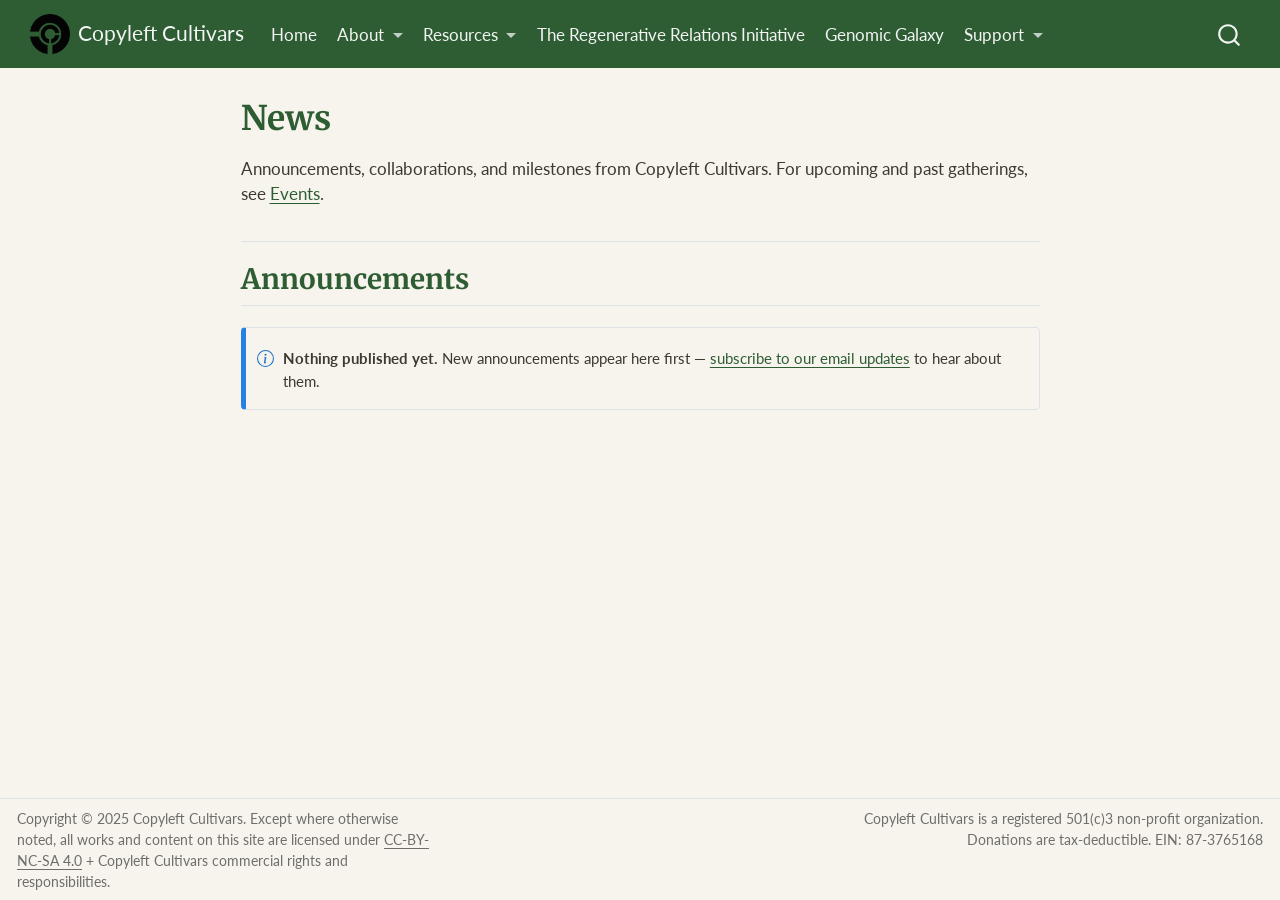
<file: news.html>
<!DOCTYPE html>
<html xmlns="http://www.w3.org/1999/xhtml" lang="en" xml:lang="en"><head>

<meta charset="utf-8">
<meta name="generator" content="quarto-1.11.9">

<meta name="viewport" content="width=device-width, initial-scale=1.0, user-scalable=yes">


<title>News — Copyleft Cultivars – Copyleft Cultivars</title>
<style>
/* Default styles provided by pandoc.
** See https://pandoc.org/MANUAL.html#variables-for-html for config info.
*/
span.smallcaps{font-variant: small-caps;}
div.columns{display: flex; gap: 1.5em;}
div.column{flex: auto;}
@media screen {
div.columns{gap: min(4vw, 1.5em);}
div.column{overflow-x: auto;}
}
div.hanging-indent{margin-left: 1.5em; text-indent: -1.5em;}
ul.task-list{list-style: none;}
ul.task-list li input[type="checkbox"] {
  width: 0.8em;
  margin: 0 0.8em 0.2em -1em; /* quarto-specific, see https://github.com/quarto-dev/quarto-cli/issues/4556 */ 
  vertical-align: middle;
}
</style>


<script src="site_libs/quarto-nav/quarto-nav.js"></script>
<script src="site_libs/quarto-nav/headroom.min.js"></script>
<script src="site_libs/clipboard/clipboard.min.js"></script>
<script src="site_libs/quarto-search/autocomplete.umd.js"></script>
<script src="site_libs/quarto-search/fuse.min.js"></script>
<script src="site_libs/quarto-search/quarto-search.js"></script>
<meta name="quarto:offset" content="./">
<link href="./images/logo.png" rel="icon" type="image/png">
<script src="site_libs/quarto-html/quarto.js" type="module"></script>
<script src="site_libs/quarto-html/tabsets/tabsets.js" type="module"></script>
<script src="site_libs/quarto-html/scrollable-regions/scrollable-regions.js" type="module"></script>
<script src="site_libs/quarto-html/popper.min.js"></script>
<script src="site_libs/quarto-html/tippy.umd.min.js"></script>
<script src="site_libs/quarto-html/anchor.min.js"></script>
<link href="site_libs/quarto-html/tippy.css" rel="stylesheet">
<link href="site_libs/quarto-html/quarto-syntax-highlighting-63b5708e65d6cd79cd7618c58d0c21e7.css" rel="stylesheet" class="quarto-color-scheme" id="quarto-text-highlighting-styles">
<link href="site_libs/quarto-html/quarto-syntax-highlighting-dark-447e42e69aaa9833c0ba1b986f430b20.css" rel="stylesheet" class="quarto-color-scheme quarto-color-alternate" id="quarto-text-highlighting-styles">
<link href="site_libs/quarto-html/quarto-syntax-highlighting-63b5708e65d6cd79cd7618c58d0c21e7.css" rel="stylesheet" class="quarto-color-scheme-extra" id="quarto-text-highlighting-styles">
<script src="site_libs/bootstrap/bootstrap.min.js"></script>
<link href="site_libs/bootstrap/bootstrap-icons.css" rel="stylesheet">
<link href="site_libs/bootstrap/bootstrap-66bb58763de70195239ebaf96b63e3a2.min.css" rel="stylesheet" append-hash="true" class="quarto-color-scheme" id="quarto-bootstrap" data-mode="light">
<link href="site_libs/bootstrap/bootstrap-dark-de9427b86952e7ca7def696455486d86.min.css" rel="stylesheet" append-hash="true" class="quarto-color-scheme quarto-color-alternate" id="quarto-bootstrap" data-mode="light">
<link href="site_libs/bootstrap/bootstrap-66bb58763de70195239ebaf96b63e3a2.min.css" rel="stylesheet" append-hash="true" class="quarto-color-scheme-extra" id="quarto-bootstrap" data-mode="light">
<script id="quarto-search-options" type="application/json">{
  "location": "navbar",
  "copy-button": false,
  "collapse-after": 3,
  "panel-placement": "end",
  "type": "overlay",
  "limit": 50,
  "keyboard-shortcut": [
    "f",
    "/",
    "s"
  ],
  "show-item-context": false,
  "language": {
    "search-no-results-text": "No results",
    "search-matching-documents-text": "matching documents",
    "search-copy-link-title": "Copy link to search",
    "search-hide-matches-text": "Hide additional matches",
    "search-more-match-text": "more match in this document",
    "search-more-matches-text": "more matches in this document",
    "search-clear-button-title": "Clear",
    "search-text-placeholder": "",
    "search-detached-cancel-button-title": "Cancel",
    "search-submit-button-title": "Submit",
    "search-label": "Search"
  }
}</script>
<style>html{ scroll-behavior: smooth; }</style>


<link rel="stylesheet" href="styles.css">
</head>

<body class="nav-fixed fullcontent quarto-light"><a id="quarto-skip-link" class="visually-hidden-focusable" href="#quarto-document-content">Skip to main content</a>

<div id="quarto-search-results"></div>
  <header id="quarto-header" class="headroom fixed-top">
    <nav class="navbar navbar-expand-lg " data-bs-theme="dark" aria-label="Site">
      <div class="navbar-container container-fluid">
      <div class="navbar-brand-container mx-auto">
    <a href="./index.html" class="navbar-brand navbar-brand-logo">
    <img src="./images/logo.png" alt="" class="navbar-logo light-content">
    <img src="./images/logo.png" alt="" class="navbar-logo dark-content">
    </a>
    <a class="navbar-brand" href="./index.html">
    <span class="navbar-title">Copyleft Cultivars</span>
    </a>
  </div>
          <button class="navbar-toggler" type="button" data-bs-toggle="collapse" data-bs-target="#navbarCollapse" aria-controls="navbarCollapse" aria-expanded="false" aria-label="Toggle navigation" onclick="if (window.quartoToggleHeadroom) { window.quartoToggleHeadroom(); }">
  <span class="navbar-toggler-icon"></span>
</button>
          <div class="collapse navbar-collapse" id="navbarCollapse">
            <ul class="navbar-nav navbar-nav-scroll me-auto">
  <li class="nav-item">
    <a class="nav-link" href="./index.html"> 
<span class="menu-text">Home</span></a>
  </li>  
  <li class="nav-item dropdown ">
    <a class="nav-link dropdown-toggle" href="#" id="nav-menu-about" role="link" data-bs-toggle="dropdown" aria-expanded="false">
 <span class="menu-text">About</span>
    </a>
    <ul class="dropdown-menu" aria-labelledby="nav-menu-about">    
        <li>
    <a class="dropdown-item" href="./about.html#our-mission">
 <span class="dropdown-text">Our Mission</span></a>
  </li>  
        <li>
    <a class="dropdown-item" href="./about.html#who-we-are">
 <span class="dropdown-text">Who we are</span></a>
  </li>  
        <li>
    <a class="dropdown-item" href="./about.html#the-commons">
 <span class="dropdown-text">The Commons</span></a>
  </li>  
    </ul>
  </li>
  <li class="nav-item dropdown ">
    <a class="nav-link dropdown-toggle" href="#" id="nav-menu-resources" role="link" data-bs-toggle="dropdown" aria-expanded="false">
 <span class="menu-text">Resources</span>
    </a>
    <ul class="dropdown-menu" aria-labelledby="nav-menu-resources">    
        <li>
    <a class="dropdown-item" href="./preservation.html#freedom-bag-tag">
 <span class="dropdown-text">Freedom Bag Tag</span></a>
  </li>  
        <li>
    <a class="dropdown-item" href="./initiatives.html#regenerative-agriculture-assistant">
 <span class="dropdown-text">Agriculture Assistant</span></a>
  </li>  
    </ul>
  </li>
  <li class="nav-item">
    <a class="nav-link" href="./regenerative-relations-initiative.html"> 
<span class="menu-text">The Regenerative Relations Initiative</span></a>
  </li>  
  <li class="nav-item">
    <a class="nav-link" href="./genomic-galaxy.html"> 
<span class="menu-text">Genomic Galaxy</span></a>
  </li>  
  <li class="nav-item dropdown ">
    <a class="nav-link dropdown-toggle" href="#" id="nav-menu-support" role="link" data-bs-toggle="dropdown" aria-expanded="false">
 <span class="menu-text">Support</span>
    </a>
    <ul class="dropdown-menu" aria-labelledby="nav-menu-support">    
        <li>
    <a class="dropdown-item" href="./support.html#donate">
 <span class="dropdown-text">Donate</span></a>
  </li>  
        <li>
    <a class="dropdown-item" href="./support.html#volunteer">
 <span class="dropdown-text">Volunteer</span></a>
  </li>  
        <li>
    <a class="dropdown-item" href="https://www.patreon.com/CopyleftCultivarsNonprofit" rel="noopener" target="_blank">
 <span class="dropdown-text">Patreon</span></a>
  </li>  
    </ul>
  </li>
</ul>
          </div> <!-- /navcollapse -->
            <div class="quarto-navbar-tools">
</div>
            <div id="quarto-search" class="" title="Search"></div>
      </div> <!-- /container-fluid -->
    </nav>
</header>
<!-- content -->
<div id="quarto-content" class="quarto-container page-columns page-rows-contents page-layout-article page-navbar">
<!-- sidebar -->
<!-- margin-sidebar -->
    
<!-- main -->
<main class="content" id="quarto-document-content" tabindex="-1">

<header id="title-block-header" class="quarto-title-block default">
<div class="quarto-title">
<h1 class="title">News</h1>
</div>



<div class="quarto-title-meta">

    
  
    
  </div>
  


</header>


<p>Announcements, collaborations, and milestones from Copyleft Cultivars. For upcoming and past gatherings, see <a href="./events.html">Events</a>.</p>
<section id="announcements" class="level2">
<h2 class="anchored" data-anchor-id="announcements">Announcements</h2>
<div class="callout callout-style-simple callout-note">
<div class="callout-body d-flex">
<div class="callout-icon-container">
<i class="callout-icon"></i>
</div>
<div class="callout-body-container">
<p><strong>Nothing published yet.</strong> New announcements appear here first — <a href="https://docs.google.com/forms/d/e/1FAIpQLSehSxLrJkMRW9D8YgBJ9zqYBNcYPuu7aBUuEPVdqUOLR93XMw/viewform">subscribe to our email updates</a> to hear about them.</p>
</div>
</div>
</div>
<!--
  Publishing an announcement takes two steps.

  1. Take the post out of draft by renaming it:

       mv news/_my-post.qmd news/my-post.qmd

  2. Replace the callout above with an entry in this format:

       ### [Title of the announcement](news/my-post.qmd)

       *Month D, YYYY* — one-line summary of the announcement.

  Keep entries in reverse chronological order, newest first.
  Files in news/ whose names start with an underscore are drafts: Quarto
  ignores them completely, so they never build or ship.
-->


</section>

</main> <!-- /main -->
<script id="quarto-html-after-body" type="application/javascript">
  window.document.addEventListener("DOMContentLoaded", function (event) {
    const icon = "";
    const anchorJS = new window.AnchorJS();
    anchorJS.options = {
      placement: 'right',
      icon: icon
    };
    anchorJS.add('.anchored');
    const isCodeAnnotation = (el) => {
      for (const clz of el.classList) {
        if (clz.startsWith('code-annotation-')) {                     
          return true;
        }
      }
      return false;
    }
    const onCopySuccess = function(e) {
      // button target
      const button = e.trigger;
      // don't keep focus
      button.blur();
      // flash "checked"
      button.classList.add('code-copy-button-checked');
      var currentTitle = button.getAttribute("title");
      button.setAttribute("title", "Copied!");
      let tooltip;
      if (window.bootstrap) {
        button.setAttribute("data-bs-toggle", "tooltip");
        button.setAttribute("data-bs-placement", "left");
        button.setAttribute("data-bs-title", "Copied!");
        tooltip = new bootstrap.Tooltip(button, 
          { trigger: "manual", 
            customClass: "code-copy-button-tooltip",
            offset: [0, -8]});
        tooltip.show();    
      }
      setTimeout(function() {
        if (tooltip) {
          tooltip.hide();
          button.removeAttribute("data-bs-title");
          button.removeAttribute("data-bs-toggle");
          button.removeAttribute("data-bs-placement");
        }
        button.setAttribute("title", currentTitle);
        button.classList.remove('code-copy-button-checked');
      }, 1000);
      // clear code selection
      e.clearSelection();
    }
    const getTextToCopy = function(trigger) {
      const outerScaffold = trigger.parentElement.cloneNode(true);
      const codeEl = outerScaffold.querySelector('code');
      for (const childEl of codeEl.children) {
        if (isCodeAnnotation(childEl)) {
          childEl.remove();
        }
      }
      return codeEl.innerText;
    }
    const clipboard = new window.ClipboardJS('.code-copy-button:not([data-in-quarto-modal])', {
      text: getTextToCopy
    });
    clipboard.on('success', onCopySuccess);
    if (window.document.getElementById('quarto-embedded-source-code-modal')) {
      const clipboardModal = new window.ClipboardJS('.code-copy-button[data-in-quarto-modal]', {
        text: getTextToCopy,
        container: window.document.getElementById('quarto-embedded-source-code-modal')
      });
      clipboardModal.on('success', onCopySuccess);
    }
      var localhostRegex = new RegExp(/^(?:http|https):\/\/localhost\:?[0-9]*\//);
      var mailtoRegex = new RegExp(/^mailto:/);
        var filterRegex = new RegExp("https:\/\/CopyleftCultivars\.github\.io\/cc-website\/");
      var isInternal = (href) => {
          return filterRegex.test(href) || localhostRegex.test(href) || mailtoRegex.test(href);
      }
      // Inspect non-navigation links and adorn them if external
      window.quartoDecorateExternalLinks = function (root) {
     var links = (root || window.document).querySelectorAll('a[href]:not(.nav-link):not(.navbar-brand):not(.toc-action):not(.sidebar-link):not(.sidebar-item-toggle):not(.pagination-link):not(.no-external):not([aria-hidden]):not(.dropdown-item):not(.quarto-navigation-tool):not(.about-link)');
      for (var i=0; i<links.length; i++) {
        const link = links[i];
        if (!isInternal(link.href)) {
          // undo the damage that might have been done by quarto-nav.js in the case of
          // links that we want to consider external
          if (link.dataset.originalHref !== undefined) {
            link.href = link.dataset.originalHref;
          }
          if (!link.classList.contains('no-external-icon')) {
          }
        }
      }
      };
      window.quartoDecorateExternalLinks(window.document);
    // Esc closes the popup (WCAG 1.4.13) and focus leaving both trigger and
    // popup closes it (WCAG 2.4.11); tippy handles neither for interactive popups.
    const hideOnEscAndFocusOut = {
      name: 'hideOnEscAndFocusOut',
      defaultValue: true,
      fn(instance) {
        const dismiss = () => {
          // A show scheduled by the trigger delay would otherwise reopen it
          instance.clearDelayTimeouts();
          instance.hide();
        };
        const onKeyDown = (event) => {
          if (event.key !== 'Escape') {
            return;
          }
          // Keep Esc from also reaching page handlers (e.g. reveal.js overview),
          // except an open reveal.js slide menu, which Esc should close too.
          // The menu handles keys only when its keyboard option is on.
          const menuHandlesEsc = window.Reveal?.getPlugin?.('menu')?.isOpen() &&
            window.Reveal.getConfig().menu?.keyboard !== false;
          if (!menuHandlesEsc) {
            event.stopPropagation();
          }
          if (instance.popper.contains(window.document.activeElement)) {
            // Disabled while refocusing so the focus trigger does not reopen it
            instance.disable();
            instance.reference.focus();
            instance.enable();
          }
          dismiss();
        };
        const onFocusOut = (event) => {
          const target = event.relatedTarget;
          if (target && !instance.reference.contains(target) &&
              !instance.popper.contains(target)) {
            dismiss();
          }
        };
        // On the trigger too: a click trigger (code-annotations: select) has no
        // blur handling. Attached for the instance's lifetime so leaving the
        // trigger also cancels a show still pending on the trigger delay.
        instance.reference.addEventListener('focusout', onFocusOut);
        return {
          onShow() {
            window.document.addEventListener('keydown', onKeyDown, true);
            instance.popper.addEventListener('focusout', onFocusOut);
          },
          onHide() {
            window.document.removeEventListener('keydown', onKeyDown, true);
            instance.popper.removeEventListener('focusout', onFocusOut);
          },
          onDestroy() {
            instance.reference.removeEventListener('focusout', onFocusOut);
          },
        };
      },
    };
    function tippyHover(el, contentFn, onTriggerFn, onUntriggerFn) {
      const config = {
        allowHTML: true,
        maxWidth: 500,
        delay: 100,
        arrow: false,
        appendTo: function(el) {
            return el.parentElement;
        },
        interactive: true,
        interactiveBorder: 10,
        theme: 'quarto',
        placement: 'bottom-start',
        plugins: [hideOnEscAndFocusOut],
      };
      if (contentFn) {
        config.content = contentFn;
      }
      if (onTriggerFn) {
        config.onTrigger = onTriggerFn;
      }
      if (onUntriggerFn) {
        config.onUntrigger = onUntriggerFn;
      }
      window.tippy(el, config); 
    }
    const noterefs = window.document.querySelectorAll('a[role="doc-noteref"]');
    for (var i=0; i<noterefs.length; i++) {
      const ref = noterefs[i];
      tippyHover(ref, function() {
        // use id or data attribute instead here
        let href = ref.getAttribute('data-footnote-href') || ref.getAttribute('href');
        try { href = new URL(href).hash; } catch {}
        const id = href.replace(/^#\/?/, "");
        const note = window.document.getElementById(id);
        if (note) {
          return note.innerHTML;
        } else {
          return "";
        }
      });
    }
    const xrefs = window.document.querySelectorAll('a.quarto-xref');
    const processXRef = (id, note) => {
      // Strip column container classes
      const stripColumnClz = (el) => {
        el.classList.remove("page-full", "page-columns");
        if (el.children) {
          for (const child of el.children) {
            stripColumnClz(child);
          }
        }
      }
      stripColumnClz(note)
      if (id === null || id.startsWith('sec-')) {
        // Special case sections, only their first couple elements
        const container = document.createElement("div");
        if (note.children && note.children.length > 2) {
          container.appendChild(note.children[0].cloneNode(true));
          for (let i = 1; i < note.children.length; i++) {
            const child = note.children[i];
            if (child.tagName === "P" && child.innerText === "") {
              continue;
            } else {
              container.appendChild(child.cloneNode(true));
              break;
            }
          }
          if (window.Quarto?.typesetMath) {
            window.Quarto.typesetMath(container);
          }
          return container.innerHTML
        } else {
          if (window.Quarto?.typesetMath) {
            window.Quarto.typesetMath(note);
          }
          return note.innerHTML;
        }
      } else {
        // Remove any anchor links if they are present
        const anchorLink = note.querySelector('a.anchorjs-link');
        if (anchorLink) {
          anchorLink.remove();
        }
        if (window.Quarto?.typesetMath) {
          window.Quarto.typesetMath(note);
        }
        if (note.classList.contains("callout")) {
          return note.outerHTML;
        } else {
          return note.innerHTML;
        }
      }
    }
    for (var i=0; i<xrefs.length; i++) {
      const xref = xrefs[i];
      tippyHover(xref, undefined, function(instance) {
        instance.disable();
        let url = xref.getAttribute('href');
        let hash = undefined; 
        if (url.startsWith('#')) {
          hash = url;
        } else {
          try { hash = new URL(url).hash; } catch {}
        }
        if (hash) {
          const id = hash.replace(/^#\/?/, "");
          const note = window.document.getElementById(id);
          if (note !== null) {
            try {
              const html = processXRef(id, note.cloneNode(true));
              instance.setContent(html);
            } finally {
              instance.enable();
              instance.show();
            }
          } else {
            // See if we can fetch this
            fetch(url.split('#')[0])
            .then(res => res.text())
            .then(html => {
              const parser = new DOMParser();
              const htmlDoc = parser.parseFromString(html, "text/html");
              const note = htmlDoc.getElementById(id);
              if (note !== null) {
                const html = processXRef(id, note);
                instance.setContent(html);
              } 
            }).finally(() => {
              instance.enable();
              instance.show();
            });
          }
        } else {
          // See if we can fetch a full url (with no hash to target)
          // This is a special case and we should probably do some content thinning / targeting
          fetch(url)
          .then(res => res.text())
          .then(html => {
            const parser = new DOMParser();
            const htmlDoc = parser.parseFromString(html, "text/html");
            const note = htmlDoc.querySelector('main.content');
            if (note !== null) {
              // This should only happen for chapter cross references
              // (since there is no id in the URL)
              // remove the first header
              if (note.children.length > 0 && note.children[0].tagName === "HEADER") {
                note.children[0].remove();
              }
              const html = processXRef(null, note);
              instance.setContent(html);
            } 
          }).finally(() => {
            instance.enable();
            instance.show();
          });
        }
      }, function(instance) {
      });
    }
        let selectedAnnoteEl;
        const selectorForAnnotation = ( cell, annotation) => {
          let cellAttr = 'data-code-cell="' + cell + '"';
          let lineAttr = 'data-code-annotation="' +  annotation + '"';
          const selector = 'span[' + cellAttr + '][' + lineAttr + ']';
          return selector;
        }
        const selectCodeLines = (annoteEl) => {
          const doc = window.document;
          const targetCell = annoteEl.getAttribute("data-target-cell");
          const targetAnnotation = annoteEl.getAttribute("data-target-annotation");
          const annoteSpan = window.document.querySelector(selectorForAnnotation(targetCell, targetAnnotation));
          const lines = annoteSpan.getAttribute("data-code-lines").split(",");
          const lineIds = lines.map((line) => {
            return targetCell + "-" + line;
          })
          // Each band is positioned against its own containing block, which is
          // not the offsetParent of the lines, so place it from client rects.
          const placeBand = (band, firstEl, lastEl, codeBlock) => {
            const container = band.offsetParent;
            if (container === null) {
              return;
            }
            const containerRect = container.getBoundingClientRect();
            // Reveal.js scales slides with a transform, so convert client
            // pixels back to the CSS pixels of the container.
            const scale = containerRect.height / container.offsetHeight || 1;
            const firstRect = firstEl.getBoundingClientRect();
            const lastRect = lastEl.getBoundingClientRect();
            const top = (firstRect.top - containerRect.top) / scale - container.clientTop + container.scrollTop;
            const height = (lastRect.bottom - firstRect.top) / scale;
            band.style.top = top - 2 + "px";
            band.style.height = height + 4 + "px";
            if (codeBlock) {
              // Without the copy button wrapper, the containing block is wider
              // than the code block, so span the code block explicitly.
              const blockRect = codeBlock.getBoundingClientRect();
              band.style.left = (blockRect.left - containerRect.left) / scale - container.clientLeft + container.scrollLeft + "px";
              band.style.width = blockRect.width / scale + "px";
            }
          };
          if (lineIds.length > 0) {
            const el = window.document.getElementById(lineIds[0]);
            const lastEl = window.document.getElementById(lineIds[lineIds.length - 1]);
            const parent = el.parentElement.parentElement;
            // cook up a div (if necessary) and position it
            let div = window.document.getElementById("code-annotation-line-highlight");
            if (div === null) {
              div = window.document.createElement("div");
              div.setAttribute("id", "code-annotation-line-highlight");
              div.style.position = 'absolute';
              parent.appendChild(div);
            }
            placeBand(div, el, lastEl, parent.closest("div.sourceCode") || parent);
            let gutterDiv = window.document.getElementById("code-annotation-line-highlight-gutter");
            if (gutterDiv === null) {
              gutterDiv = window.document.createElement("div");
              gutterDiv.setAttribute("id", "code-annotation-line-highlight-gutter");
              gutterDiv.style.position = 'absolute';
              const codeCell = window.document.getElementById(targetCell);
              const gutter = codeCell.querySelector('.code-annotation-gutter');
              gutter.appendChild(gutterDiv);
            }
            placeBand(gutterDiv, el, lastEl);
            selectedAnnoteEl = annoteEl;
          }
        };
        const unselectCodeLines = () => {
          const elementsIds = ["code-annotation-line-highlight", "code-annotation-line-highlight-gutter"];
          elementsIds.forEach((elId) => {
            const div = window.document.getElementById(elId);
            if (div) {
              div.remove();
            }
          });
          selectedAnnoteEl = undefined;
        };
          // Handle positioning of the toggle
      window.addEventListener(
        "resize",
        throttle(() => {
          elRect = undefined;
          if (selectedAnnoteEl) {
            selectCodeLines(selectedAnnoteEl);
          }
        }, 10)
      );
      function throttle(fn, ms) {
      let throttle = false;
      let timer;
        return (...args) => {
          if(!throttle) { // first call gets through
              fn.apply(this, args);
              throttle = true;
          } else { // all the others get throttled
              if(timer) clearTimeout(timer); // cancel #2
              timer = setTimeout(() => {
                fn.apply(this, args);
                timer = throttle = false;
              }, ms);
          }
        };
      }
        // Attach click handler to the DT
        const annoteDls = window.document.querySelectorAll('dt[data-target-cell]');
        for (const annoteDlNode of annoteDls) {
          annoteDlNode.addEventListener('click', (event) => {
            const clickedEl = event.target;
            if (clickedEl !== selectedAnnoteEl) {
              unselectCodeLines();
              const activeEl = window.document.querySelector('dt[data-target-cell].code-annotation-active');
              if (activeEl) {
                activeEl.classList.remove('code-annotation-active');
              }
              selectCodeLines(clickedEl);
              clickedEl.classList.add('code-annotation-active');
            } else {
              // Unselect the line
              unselectCodeLines();
              clickedEl.classList.remove('code-annotation-active');
            }
          });
        }
    const findCites = (el) => {
      const parentEl = el.parentElement;
      if (parentEl) {
        const cites = parentEl.dataset.cites;
        if (cites) {
          return {
            el,
            cites: cites.split(' ')
          };
        } else {
          return findCites(el.parentElement)
        }
      } else {
        return undefined;
      }
    };
    var bibliorefs = window.document.querySelectorAll('a[role="doc-biblioref"]');
    for (var i=0; i<bibliorefs.length; i++) {
      const ref = bibliorefs[i];
      const citeInfo = findCites(ref);
      if (citeInfo) {
        tippyHover(citeInfo.el, function() {
          var popup = window.document.createElement('div');
          citeInfo.cites.forEach(function(cite) {
            var citeDiv = window.document.createElement('div');
            citeDiv.classList.add('hanging-indent');
            citeDiv.classList.add('csl-entry');
            var biblioDiv = window.document.getElementById('ref-' + cite);
            if (biblioDiv) {
              citeDiv.innerHTML = biblioDiv.innerHTML;
            }
            popup.appendChild(citeDiv);
          });
          return popup.innerHTML;
        });
      }
    }
  });
  </script>
  <script type="application/javascript">
  window.quartoScrollableRegionsLabels = {"code":"Scrollable code","output":"Scrollable output"};
  </script>
</div> <!-- /content -->
<footer class="footer">
  <div class="nav-footer">
    <div class="nav-footer-left">
<p>Copyright © 2025 Copyleft Cultivars. Except where otherwise noted, all works and content on this site are licensed under <a href="https://creativecommons.org/licenses/by-nc-sa/4.0/">CC-BY-NC-SA 4.0</a> + Copyleft Cultivars commercial rights and responsibilities.</p>
</div>   
    <div class="nav-footer-center">
      &nbsp;
    </div>
    <div class="nav-footer-right">
<p>Copyleft Cultivars is a registered 501(c)3 non-profit organization. Donations are tax-deductible. EIN: 87-3765168</p>
</div>
  </div>
</footer>




<script src="site_libs/quarto-html/zenscroll-min.js"></script>
</body></html>
</file>
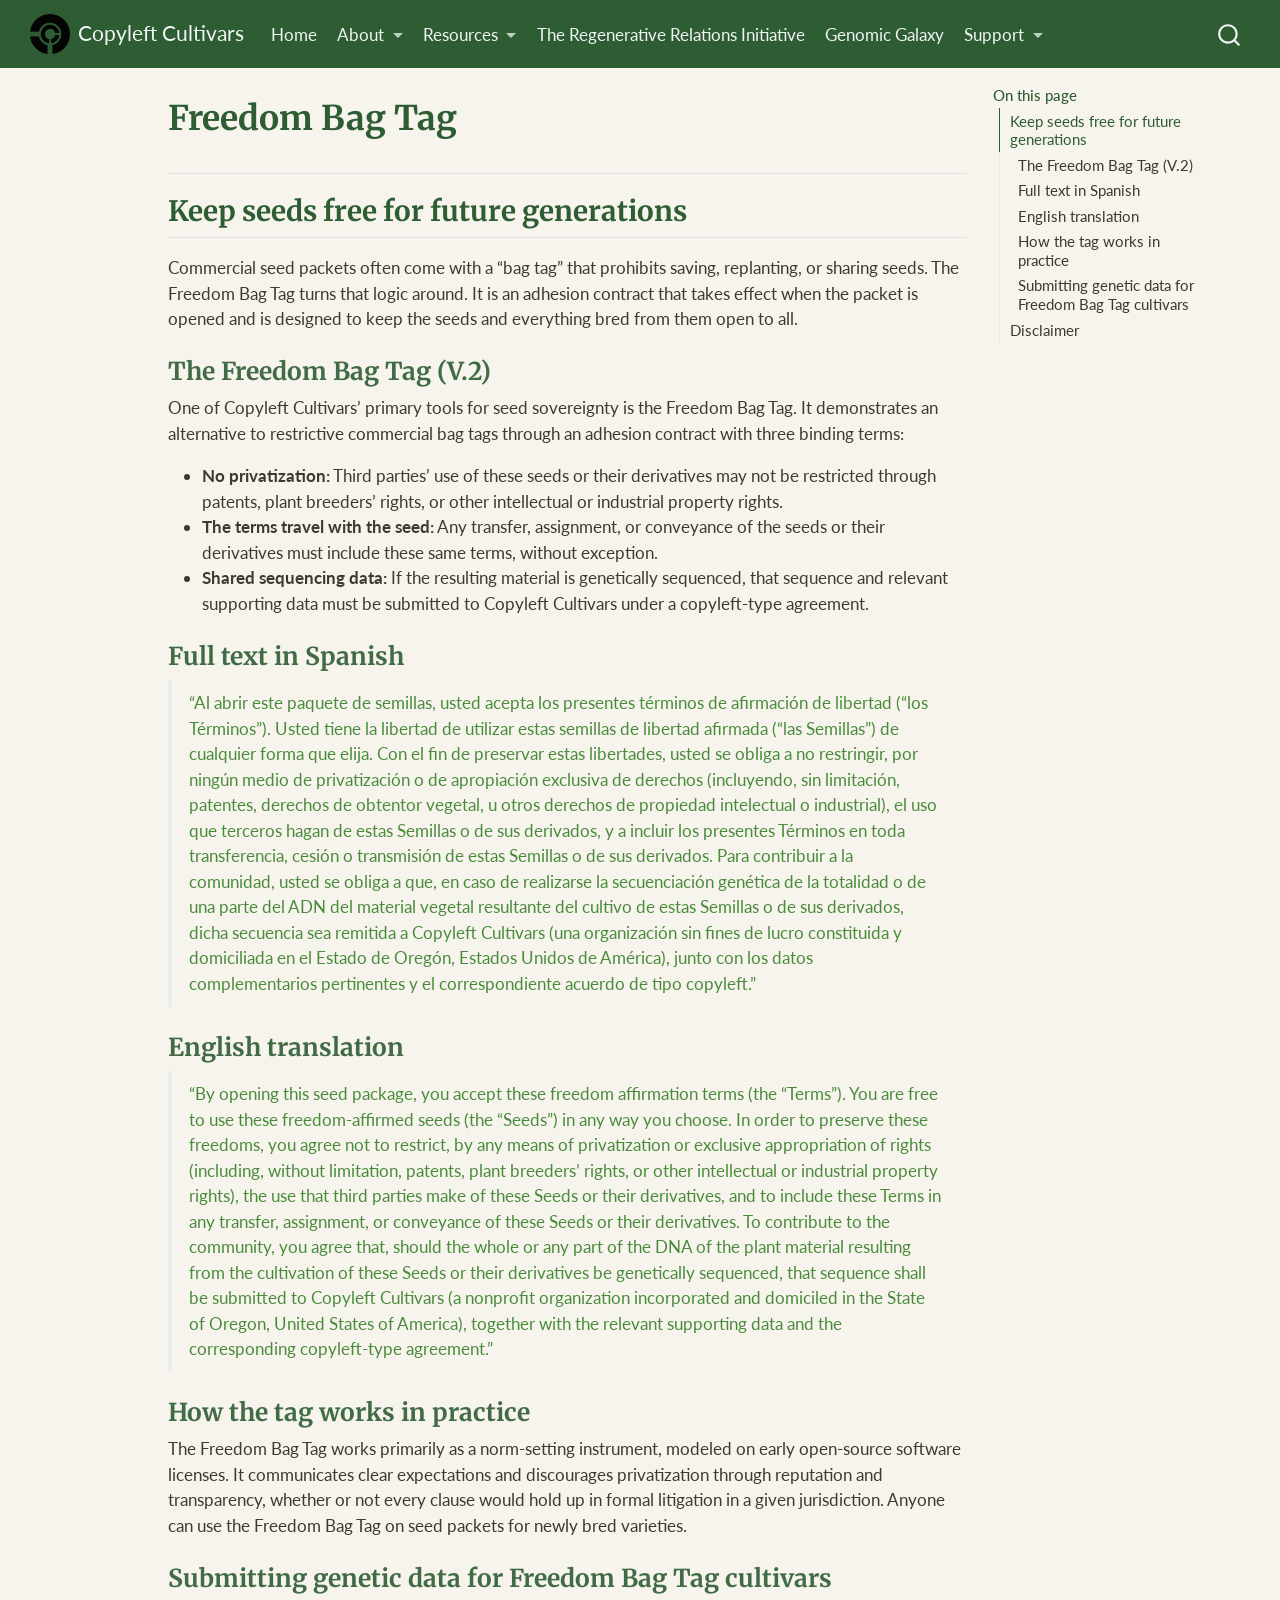
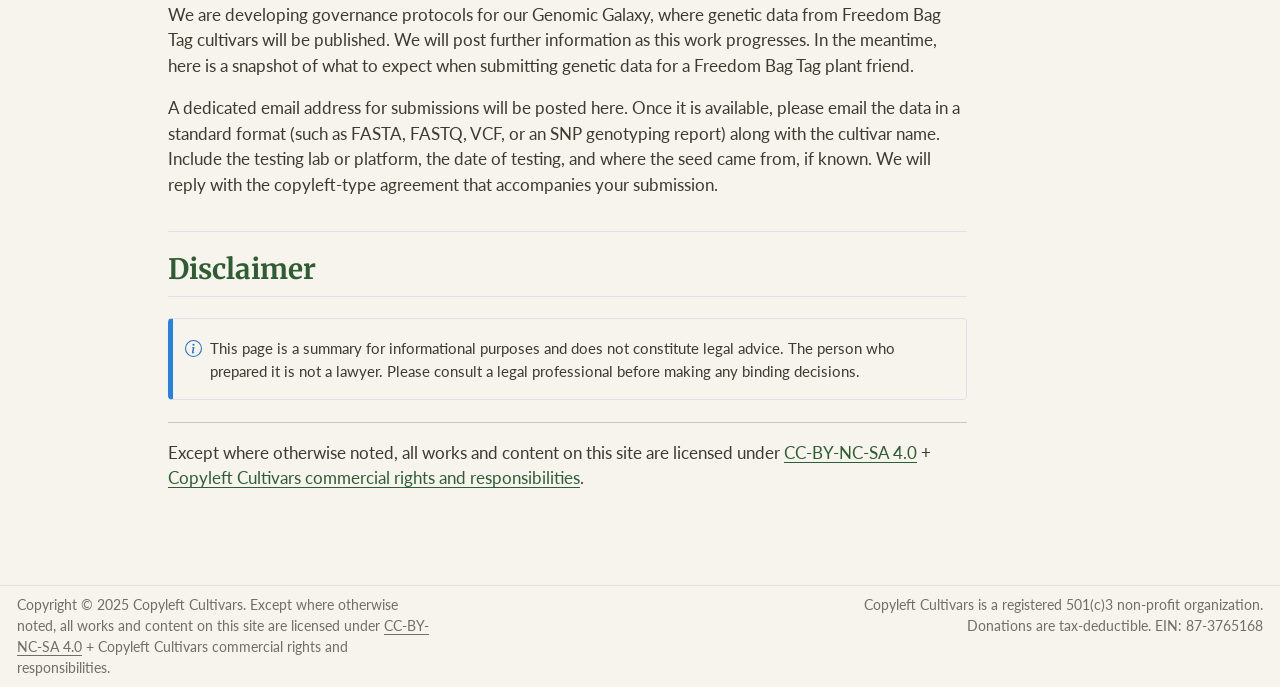
<file: preservation.html>
<!DOCTYPE html>
<html xmlns="http://www.w3.org/1999/xhtml" lang="en" xml:lang="en"><head>

<meta charset="utf-8">
<meta name="generator" content="quarto-1.11.9">

<meta name="viewport" content="width=device-width, initial-scale=1.0, user-scalable=yes">


<title>Freedom Bag Tag – Copyleft Cultivars</title>
<style>
/* Default styles provided by pandoc.
** See https://pandoc.org/MANUAL.html#variables-for-html for config info.
*/
span.smallcaps{font-variant: small-caps;}
div.columns{display: flex; gap: 1.5em;}
div.column{flex: auto;}
@media screen {
div.columns{gap: min(4vw, 1.5em);}
div.column{overflow-x: auto;}
}
div.hanging-indent{margin-left: 1.5em; text-indent: -1.5em;}
ul.task-list{list-style: none;}
ul.task-list li input[type="checkbox"] {
  width: 0.8em;
  margin: 0 0.8em 0.2em -1em; /* quarto-specific, see https://github.com/quarto-dev/quarto-cli/issues/4556 */ 
  vertical-align: middle;
}
</style>


<script src="site_libs/quarto-nav/quarto-nav.js"></script>
<script src="site_libs/quarto-nav/headroom.min.js"></script>
<script src="site_libs/clipboard/clipboard.min.js"></script>
<script src="site_libs/quarto-search/autocomplete.umd.js"></script>
<script src="site_libs/quarto-search/fuse.min.js"></script>
<script src="site_libs/quarto-search/quarto-search.js"></script>
<meta name="quarto:offset" content="./">
<link href="./images/logo.png" rel="icon" type="image/png">
<script src="site_libs/quarto-html/quarto.js" type="module"></script>
<script src="site_libs/quarto-html/tabsets/tabsets.js" type="module"></script>
<script src="site_libs/quarto-html/scrollable-regions/scrollable-regions.js" type="module"></script>
<script src="site_libs/quarto-html/popper.min.js"></script>
<script src="site_libs/quarto-html/tippy.umd.min.js"></script>
<script src="site_libs/quarto-html/anchor.min.js"></script>
<link href="site_libs/quarto-html/tippy.css" rel="stylesheet">
<link href="site_libs/quarto-html/quarto-syntax-highlighting-63b5708e65d6cd79cd7618c58d0c21e7.css" rel="stylesheet" class="quarto-color-scheme" id="quarto-text-highlighting-styles">
<link href="site_libs/quarto-html/quarto-syntax-highlighting-dark-447e42e69aaa9833c0ba1b986f430b20.css" rel="stylesheet" class="quarto-color-scheme quarto-color-alternate" id="quarto-text-highlighting-styles">
<link href="site_libs/quarto-html/quarto-syntax-highlighting-63b5708e65d6cd79cd7618c58d0c21e7.css" rel="stylesheet" class="quarto-color-scheme-extra" id="quarto-text-highlighting-styles">
<script src="site_libs/bootstrap/bootstrap.min.js"></script>
<link href="site_libs/bootstrap/bootstrap-icons.css" rel="stylesheet">
<link href="site_libs/bootstrap/bootstrap-66bb58763de70195239ebaf96b63e3a2.min.css" rel="stylesheet" append-hash="true" class="quarto-color-scheme" id="quarto-bootstrap" data-mode="light">
<link href="site_libs/bootstrap/bootstrap-dark-de9427b86952e7ca7def696455486d86.min.css" rel="stylesheet" append-hash="true" class="quarto-color-scheme quarto-color-alternate" id="quarto-bootstrap" data-mode="light">
<link href="site_libs/bootstrap/bootstrap-66bb58763de70195239ebaf96b63e3a2.min.css" rel="stylesheet" append-hash="true" class="quarto-color-scheme-extra" id="quarto-bootstrap" data-mode="light">
<script id="quarto-search-options" type="application/json">{
  "location": "navbar",
  "copy-button": false,
  "collapse-after": 3,
  "panel-placement": "end",
  "type": "overlay",
  "limit": 50,
  "keyboard-shortcut": [
    "f",
    "/",
    "s"
  ],
  "show-item-context": false,
  "language": {
    "search-no-results-text": "No results",
    "search-matching-documents-text": "matching documents",
    "search-copy-link-title": "Copy link to search",
    "search-hide-matches-text": "Hide additional matches",
    "search-more-match-text": "more match in this document",
    "search-more-matches-text": "more matches in this document",
    "search-clear-button-title": "Clear",
    "search-text-placeholder": "",
    "search-detached-cancel-button-title": "Cancel",
    "search-submit-button-title": "Submit",
    "search-label": "Search"
  }
}</script>
<style>html{ scroll-behavior: smooth; }</style>


<link rel="stylesheet" href="styles.css">
</head>

<body class="nav-fixed quarto-light"><a id="quarto-skip-link" class="visually-hidden-focusable" href="#quarto-document-content">Skip to main content</a>

<div id="quarto-search-results"></div>
  <header id="quarto-header" class="headroom fixed-top">
    <nav class="navbar navbar-expand-lg " data-bs-theme="dark" aria-label="Site">
      <div class="navbar-container container-fluid">
      <div class="navbar-brand-container mx-auto">
    <a href="./index.html" class="navbar-brand navbar-brand-logo">
    <img src="./images/logo.png" alt="" class="navbar-logo light-content">
    <img src="./images/logo.png" alt="" class="navbar-logo dark-content">
    </a>
    <a class="navbar-brand" href="./index.html">
    <span class="navbar-title">Copyleft Cultivars</span>
    </a>
  </div>
          <button class="navbar-toggler" type="button" data-bs-toggle="collapse" data-bs-target="#navbarCollapse" aria-controls="navbarCollapse" aria-expanded="false" aria-label="Toggle navigation" onclick="if (window.quartoToggleHeadroom) { window.quartoToggleHeadroom(); }">
  <span class="navbar-toggler-icon"></span>
</button>
          <div class="collapse navbar-collapse" id="navbarCollapse">
            <ul class="navbar-nav navbar-nav-scroll me-auto">
  <li class="nav-item">
    <a class="nav-link" href="./index.html"> 
<span class="menu-text">Home</span></a>
  </li>  
  <li class="nav-item dropdown ">
    <a class="nav-link dropdown-toggle" href="#" id="nav-menu-about" role="link" data-bs-toggle="dropdown" aria-expanded="false">
 <span class="menu-text">About</span>
    </a>
    <ul class="dropdown-menu" aria-labelledby="nav-menu-about">    
        <li>
    <a class="dropdown-item" href="./about.html#our-mission">
 <span class="dropdown-text">Our Mission</span></a>
  </li>  
        <li>
    <a class="dropdown-item" href="./about.html#who-we-are">
 <span class="dropdown-text">Who we are</span></a>
  </li>  
        <li>
    <a class="dropdown-item" href="./about.html#the-commons">
 <span class="dropdown-text">The Commons</span></a>
  </li>  
    </ul>
  </li>
  <li class="nav-item dropdown ">
    <a class="nav-link dropdown-toggle" href="#" id="nav-menu-resources" role="link" data-bs-toggle="dropdown" aria-expanded="false">
 <span class="menu-text">Resources</span>
    </a>
    <ul class="dropdown-menu" aria-labelledby="nav-menu-resources">    
        <li>
    <a class="dropdown-item" href="./preservation.html#freedom-bag-tag">
 <span class="dropdown-text">Freedom Bag Tag</span></a>
  </li>  
        <li>
    <a class="dropdown-item" href="./initiatives.html#regenerative-agriculture-assistant">
 <span class="dropdown-text">Agriculture Assistant</span></a>
  </li>  
    </ul>
  </li>
  <li class="nav-item">
    <a class="nav-link" href="./regenerative-relations-initiative.html"> 
<span class="menu-text">The Regenerative Relations Initiative</span></a>
  </li>  
  <li class="nav-item">
    <a class="nav-link" href="./genomic-galaxy.html"> 
<span class="menu-text">Genomic Galaxy</span></a>
  </li>  
  <li class="nav-item dropdown ">
    <a class="nav-link dropdown-toggle" href="#" id="nav-menu-support" role="link" data-bs-toggle="dropdown" aria-expanded="false">
 <span class="menu-text">Support</span>
    </a>
    <ul class="dropdown-menu" aria-labelledby="nav-menu-support">    
        <li>
    <a class="dropdown-item" href="./support.html#donate">
 <span class="dropdown-text">Donate</span></a>
  </li>  
        <li>
    <a class="dropdown-item" href="./support.html#volunteer">
 <span class="dropdown-text">Volunteer</span></a>
  </li>  
        <li>
    <a class="dropdown-item" href="https://www.patreon.com/CopyleftCultivarsNonprofit" rel="noopener" target="_blank">
 <span class="dropdown-text">Patreon</span></a>
  </li>  
    </ul>
  </li>
</ul>
          </div> <!-- /navcollapse -->
            <div class="quarto-navbar-tools">
</div>
            <div id="quarto-search" class="" title="Search"></div>
      </div> <!-- /container-fluid -->
    </nav>
</header>
<!-- content -->
<div id="quarto-content" class="quarto-container page-columns page-rows-contents page-layout-article page-navbar">
<!-- sidebar -->
<!-- margin-sidebar -->
    <div id="quarto-margin-sidebar" class="sidebar margin-sidebar">
        <nav id="TOC" role="doc-toc" aria-labelledby="toc-title" class="toc-active">
    <h2 id="toc-title">On this page</h2>
   
  <ul>
  <li><a href="#freedom-bag-tag" id="toc-freedom-bag-tag" class="nav-link active" data-scroll-target="#freedom-bag-tag">Keep seeds free for future generations</a>
  <ul class="collapse">
  <li><a href="#the-freedom-bag-tag-v.2" id="toc-the-freedom-bag-tag-v.2" class="nav-link" data-scroll-target="#the-freedom-bag-tag-v.2">The Freedom Bag Tag (V.2)</a></li>
  <li><a href="#full-text-in-spanish" id="toc-full-text-in-spanish" class="nav-link" data-scroll-target="#full-text-in-spanish">Full text in Spanish</a></li>
  <li><a href="#english-translation" id="toc-english-translation" class="nav-link" data-scroll-target="#english-translation">English translation</a></li>
  <li><a href="#how-the-tag-works-in-practice" id="toc-how-the-tag-works-in-practice" class="nav-link" data-scroll-target="#how-the-tag-works-in-practice">How the tag works in practice</a></li>
  <li><a href="#submitting-genetic-data-for-freedom-bag-tag-cultivars" id="toc-submitting-genetic-data-for-freedom-bag-tag-cultivars" class="nav-link" data-scroll-target="#submitting-genetic-data-for-freedom-bag-tag-cultivars">Submitting genetic data for Freedom Bag Tag cultivars</a></li>
  </ul></li>
  <li><a href="#disclaimer" id="toc-disclaimer" class="nav-link" data-scroll-target="#disclaimer">Disclaimer</a></li>
  </ul>
</nav>
    </div>
<!-- main -->
<main class="content" id="quarto-document-content" tabindex="-1">

<header id="title-block-header" class="quarto-title-block default">
<div class="quarto-title">
<h1 class="title">Freedom Bag Tag</h1>
</div>



<div class="quarto-title-meta">

    
  
    
  </div>
  


</header>


<section id="freedom-bag-tag" class="level2">
<h2 class="anchored" data-anchor-id="freedom-bag-tag">Keep seeds free for future generations</h2>
<p>Commercial seed packets often come with a “bag tag” that prohibits saving, replanting, or sharing seeds. The Freedom Bag Tag turns that logic around. It is an adhesion contract that takes effect when the packet is opened and is designed to keep the seeds and everything bred from them open to all.</p>
<section id="the-freedom-bag-tag-v.2" class="level3">
<h3 class="anchored" data-anchor-id="the-freedom-bag-tag-v.2">The Freedom Bag Tag (V.2)</h3>
<p>One of Copyleft Cultivars’ primary tools for seed sovereignty is the Freedom Bag Tag. It demonstrates an alternative to restrictive commercial bag tags through an adhesion contract with three binding terms:</p>
<ul>
<li><strong>No privatization:</strong> Third parties’ use of these seeds or their derivatives may not be restricted through patents, plant breeders’ rights, or other intellectual or industrial property rights.</li>
<li><strong>The terms travel with the seed:</strong> Any transfer, assignment, or conveyance of the seeds or their derivatives must include these same terms, without exception.</li>
<li><strong>Shared sequencing data:</strong> If the resulting material is genetically sequenced, that sequence and relevant supporting data must be submitted to Copyleft Cultivars under a copyleft-type agreement.</li>
</ul>
</section>
<section id="full-text-in-spanish" class="level3">
<h3 class="anchored" data-anchor-id="full-text-in-spanish">Full text in Spanish</h3>
<blockquote class="blockquote">
<p>“Al abrir este paquete de semillas, usted acepta los presentes términos de afirmación de libertad (“los Términos”). Usted tiene la libertad de utilizar estas semillas de libertad afirmada (“las Semillas”) de cualquier forma que elija. Con el fin de preservar estas libertades, usted se obliga a no restringir, por ningún medio de privatización o de apropiación exclusiva de derechos (incluyendo, sin limitación, patentes, derechos de obtentor vegetal, u otros derechos de propiedad intelectual o industrial), el uso que terceros hagan de estas Semillas o de sus derivados, y a incluir los presentes Términos en toda transferencia, cesión o transmisión de estas Semillas o de sus derivados. Para contribuir a la comunidad, usted se obliga a que, en caso de realizarse la secuenciación genética de la totalidad o de una parte del ADN del material vegetal resultante del cultivo de estas Semillas o de sus derivados, dicha secuencia sea remitida a Copyleft Cultivars (una organización sin fines de lucro constituida y domiciliada en el Estado de Oregón, Estados Unidos de América), junto con los datos complementarios pertinentes y el correspondiente acuerdo de tipo copyleft.”</p>
</blockquote>
</section>
<section id="english-translation" class="level3">
<h3 class="anchored" data-anchor-id="english-translation">English translation</h3>
<blockquote class="blockquote">
<p>“By opening this seed package, you accept these freedom affirmation terms (the “Terms”). You are free to use these freedom-affirmed seeds (the “Seeds”) in any way you choose. In order to preserve these freedoms, you agree not to restrict, by any means of privatization or exclusive appropriation of rights (including, without limitation, patents, plant breeders’ rights, or other intellectual or industrial property rights), the use that third parties make of these Seeds or their derivatives, and to include these Terms in any transfer, assignment, or conveyance of these Seeds or their derivatives. To contribute to the community, you agree that, should the whole or any part of the DNA of the plant material resulting from the cultivation of these Seeds or their derivatives be genetically sequenced, that sequence shall be submitted to Copyleft Cultivars (a nonprofit organization incorporated and domiciled in the State of Oregon, United States of America), together with the relevant supporting data and the corresponding copyleft-type agreement.”</p>
</blockquote>
</section>
<section id="how-the-tag-works-in-practice" class="level3">
<h3 class="anchored" data-anchor-id="how-the-tag-works-in-practice">How the tag works in practice</h3>
<p>The Freedom Bag Tag works primarily as a norm-setting instrument, modeled on early open-source software licenses. It communicates clear expectations and discourages privatization through reputation and transparency, whether or not every clause would hold up in formal litigation in a given jurisdiction. Anyone can use the Freedom Bag Tag on seed packets for newly bred varieties.</p>
</section>
<section id="submitting-genetic-data-for-freedom-bag-tag-cultivars" class="level3">
<h3 class="anchored" data-anchor-id="submitting-genetic-data-for-freedom-bag-tag-cultivars">Submitting genetic data for Freedom Bag Tag cultivars</h3>
<p>We are developing governance protocols for our Genomic Galaxy, where genetic data from Freedom Bag Tag cultivars will be published. We will post further information as this work progresses. In the meantime, here is a snapshot of what to expect when submitting genetic data for a Freedom Bag Tag plant friend.</p>
<p>A dedicated email address for submissions will be posted here. Once it is available, please email the data in a standard format (such as FASTA, FASTQ, VCF, or an SNP genotyping report) along with the cultivar name. Include the testing lab or platform, the date of testing, and where the seed came from, if known. We will reply with the copyleft-type agreement that accompanies your submission.</p>
</section>
</section>
<section id="disclaimer" class="level2">
<h2 class="anchored" data-anchor-id="disclaimer">Disclaimer</h2>
<div class="callout callout-style-simple callout-note">
<div class="callout-body d-flex">
<div class="callout-icon-container">
<i class="callout-icon"></i>
</div>
<div class="callout-body-container">
<p>This page is a summary for informational purposes and does not constitute legal advice. The person who prepared it is not a lawyer. Please consult a legal professional before making any binding decisions.</p>
</div>
</div>
</div>
<hr>
<p>Except where otherwise noted, all works and content on this site are licensed under <a href="https://creativecommons.org/licenses/by-nc-sa/4.0/">CC-BY-NC-SA 4.0</a> + <a href="https://docs.google.com/document/d/1Gd6HGxs9KnS8nBdjXq5GLf46l6HCpr1xTKfTaF2yfrA/edit?usp=sharing">Copyleft Cultivars commercial rights and responsibilities</a>.</p>


</section>

</main> <!-- /main -->
<script id="quarto-html-after-body" type="application/javascript">
  window.document.addEventListener("DOMContentLoaded", function (event) {
    const icon = "";
    const anchorJS = new window.AnchorJS();
    anchorJS.options = {
      placement: 'right',
      icon: icon
    };
    anchorJS.add('.anchored');
    const isCodeAnnotation = (el) => {
      for (const clz of el.classList) {
        if (clz.startsWith('code-annotation-')) {                     
          return true;
        }
      }
      return false;
    }
    const onCopySuccess = function(e) {
      // button target
      const button = e.trigger;
      // don't keep focus
      button.blur();
      // flash "checked"
      button.classList.add('code-copy-button-checked');
      var currentTitle = button.getAttribute("title");
      button.setAttribute("title", "Copied!");
      let tooltip;
      if (window.bootstrap) {
        button.setAttribute("data-bs-toggle", "tooltip");
        button.setAttribute("data-bs-placement", "left");
        button.setAttribute("data-bs-title", "Copied!");
        tooltip = new bootstrap.Tooltip(button, 
          { trigger: "manual", 
            customClass: "code-copy-button-tooltip",
            offset: [0, -8]});
        tooltip.show();    
      }
      setTimeout(function() {
        if (tooltip) {
          tooltip.hide();
          button.removeAttribute("data-bs-title");
          button.removeAttribute("data-bs-toggle");
          button.removeAttribute("data-bs-placement");
        }
        button.setAttribute("title", currentTitle);
        button.classList.remove('code-copy-button-checked');
      }, 1000);
      // clear code selection
      e.clearSelection();
    }
    const getTextToCopy = function(trigger) {
      const outerScaffold = trigger.parentElement.cloneNode(true);
      const codeEl = outerScaffold.querySelector('code');
      for (const childEl of codeEl.children) {
        if (isCodeAnnotation(childEl)) {
          childEl.remove();
        }
      }
      return codeEl.innerText;
    }
    const clipboard = new window.ClipboardJS('.code-copy-button:not([data-in-quarto-modal])', {
      text: getTextToCopy
    });
    clipboard.on('success', onCopySuccess);
    if (window.document.getElementById('quarto-embedded-source-code-modal')) {
      const clipboardModal = new window.ClipboardJS('.code-copy-button[data-in-quarto-modal]', {
        text: getTextToCopy,
        container: window.document.getElementById('quarto-embedded-source-code-modal')
      });
      clipboardModal.on('success', onCopySuccess);
    }
      var localhostRegex = new RegExp(/^(?:http|https):\/\/localhost\:?[0-9]*\//);
      var mailtoRegex = new RegExp(/^mailto:/);
        var filterRegex = new RegExp("https:\/\/CopyleftCultivars\.github\.io\/cc-website\/");
      var isInternal = (href) => {
          return filterRegex.test(href) || localhostRegex.test(href) || mailtoRegex.test(href);
      }
      // Inspect non-navigation links and adorn them if external
      window.quartoDecorateExternalLinks = function (root) {
     var links = (root || window.document).querySelectorAll('a[href]:not(.nav-link):not(.navbar-brand):not(.toc-action):not(.sidebar-link):not(.sidebar-item-toggle):not(.pagination-link):not(.no-external):not([aria-hidden]):not(.dropdown-item):not(.quarto-navigation-tool):not(.about-link)');
      for (var i=0; i<links.length; i++) {
        const link = links[i];
        if (!isInternal(link.href)) {
          // undo the damage that might have been done by quarto-nav.js in the case of
          // links that we want to consider external
          if (link.dataset.originalHref !== undefined) {
            link.href = link.dataset.originalHref;
          }
          if (!link.classList.contains('no-external-icon')) {
          }
        }
      }
      };
      window.quartoDecorateExternalLinks(window.document);
    // Esc closes the popup (WCAG 1.4.13) and focus leaving both trigger and
    // popup closes it (WCAG 2.4.11); tippy handles neither for interactive popups.
    const hideOnEscAndFocusOut = {
      name: 'hideOnEscAndFocusOut',
      defaultValue: true,
      fn(instance) {
        const dismiss = () => {
          // A show scheduled by the trigger delay would otherwise reopen it
          instance.clearDelayTimeouts();
          instance.hide();
        };
        const onKeyDown = (event) => {
          if (event.key !== 'Escape') {
            return;
          }
          // Keep Esc from also reaching page handlers (e.g. reveal.js overview),
          // except an open reveal.js slide menu, which Esc should close too.
          // The menu handles keys only when its keyboard option is on.
          const menuHandlesEsc = window.Reveal?.getPlugin?.('menu')?.isOpen() &&
            window.Reveal.getConfig().menu?.keyboard !== false;
          if (!menuHandlesEsc) {
            event.stopPropagation();
          }
          if (instance.popper.contains(window.document.activeElement)) {
            // Disabled while refocusing so the focus trigger does not reopen it
            instance.disable();
            instance.reference.focus();
            instance.enable();
          }
          dismiss();
        };
        const onFocusOut = (event) => {
          const target = event.relatedTarget;
          if (target && !instance.reference.contains(target) &&
              !instance.popper.contains(target)) {
            dismiss();
          }
        };
        // On the trigger too: a click trigger (code-annotations: select) has no
        // blur handling. Attached for the instance's lifetime so leaving the
        // trigger also cancels a show still pending on the trigger delay.
        instance.reference.addEventListener('focusout', onFocusOut);
        return {
          onShow() {
            window.document.addEventListener('keydown', onKeyDown, true);
            instance.popper.addEventListener('focusout', onFocusOut);
          },
          onHide() {
            window.document.removeEventListener('keydown', onKeyDown, true);
            instance.popper.removeEventListener('focusout', onFocusOut);
          },
          onDestroy() {
            instance.reference.removeEventListener('focusout', onFocusOut);
          },
        };
      },
    };
    function tippyHover(el, contentFn, onTriggerFn, onUntriggerFn) {
      const config = {
        allowHTML: true,
        maxWidth: 500,
        delay: 100,
        arrow: false,
        appendTo: function(el) {
            return el.parentElement;
        },
        interactive: true,
        interactiveBorder: 10,
        theme: 'quarto',
        placement: 'bottom-start',
        plugins: [hideOnEscAndFocusOut],
      };
      if (contentFn) {
        config.content = contentFn;
      }
      if (onTriggerFn) {
        config.onTrigger = onTriggerFn;
      }
      if (onUntriggerFn) {
        config.onUntrigger = onUntriggerFn;
      }
      window.tippy(el, config); 
    }
    const noterefs = window.document.querySelectorAll('a[role="doc-noteref"]');
    for (var i=0; i<noterefs.length; i++) {
      const ref = noterefs[i];
      tippyHover(ref, function() {
        // use id or data attribute instead here
        let href = ref.getAttribute('data-footnote-href') || ref.getAttribute('href');
        try { href = new URL(href).hash; } catch {}
        const id = href.replace(/^#\/?/, "");
        const note = window.document.getElementById(id);
        if (note) {
          return note.innerHTML;
        } else {
          return "";
        }
      });
    }
    const xrefs = window.document.querySelectorAll('a.quarto-xref');
    const processXRef = (id, note) => {
      // Strip column container classes
      const stripColumnClz = (el) => {
        el.classList.remove("page-full", "page-columns");
        if (el.children) {
          for (const child of el.children) {
            stripColumnClz(child);
          }
        }
      }
      stripColumnClz(note)
      if (id === null || id.startsWith('sec-')) {
        // Special case sections, only their first couple elements
        const container = document.createElement("div");
        if (note.children && note.children.length > 2) {
          container.appendChild(note.children[0].cloneNode(true));
          for (let i = 1; i < note.children.length; i++) {
            const child = note.children[i];
            if (child.tagName === "P" && child.innerText === "") {
              continue;
            } else {
              container.appendChild(child.cloneNode(true));
              break;
            }
          }
          if (window.Quarto?.typesetMath) {
            window.Quarto.typesetMath(container);
          }
          return container.innerHTML
        } else {
          if (window.Quarto?.typesetMath) {
            window.Quarto.typesetMath(note);
          }
          return note.innerHTML;
        }
      } else {
        // Remove any anchor links if they are present
        const anchorLink = note.querySelector('a.anchorjs-link');
        if (anchorLink) {
          anchorLink.remove();
        }
        if (window.Quarto?.typesetMath) {
          window.Quarto.typesetMath(note);
        }
        if (note.classList.contains("callout")) {
          return note.outerHTML;
        } else {
          return note.innerHTML;
        }
      }
    }
    for (var i=0; i<xrefs.length; i++) {
      const xref = xrefs[i];
      tippyHover(xref, undefined, function(instance) {
        instance.disable();
        let url = xref.getAttribute('href');
        let hash = undefined; 
        if (url.startsWith('#')) {
          hash = url;
        } else {
          try { hash = new URL(url).hash; } catch {}
        }
        if (hash) {
          const id = hash.replace(/^#\/?/, "");
          const note = window.document.getElementById(id);
          if (note !== null) {
            try {
              const html = processXRef(id, note.cloneNode(true));
              instance.setContent(html);
            } finally {
              instance.enable();
              instance.show();
            }
          } else {
            // See if we can fetch this
            fetch(url.split('#')[0])
            .then(res => res.text())
            .then(html => {
              const parser = new DOMParser();
              const htmlDoc = parser.parseFromString(html, "text/html");
              const note = htmlDoc.getElementById(id);
              if (note !== null) {
                const html = processXRef(id, note);
                instance.setContent(html);
              } 
            }).finally(() => {
              instance.enable();
              instance.show();
            });
          }
        } else {
          // See if we can fetch a full url (with no hash to target)
          // This is a special case and we should probably do some content thinning / targeting
          fetch(url)
          .then(res => res.text())
          .then(html => {
            const parser = new DOMParser();
            const htmlDoc = parser.parseFromString(html, "text/html");
            const note = htmlDoc.querySelector('main.content');
            if (note !== null) {
              // This should only happen for chapter cross references
              // (since there is no id in the URL)
              // remove the first header
              if (note.children.length > 0 && note.children[0].tagName === "HEADER") {
                note.children[0].remove();
              }
              const html = processXRef(null, note);
              instance.setContent(html);
            } 
          }).finally(() => {
            instance.enable();
            instance.show();
          });
        }
      }, function(instance) {
      });
    }
        let selectedAnnoteEl;
        const selectorForAnnotation = ( cell, annotation) => {
          let cellAttr = 'data-code-cell="' + cell + '"';
          let lineAttr = 'data-code-annotation="' +  annotation + '"';
          const selector = 'span[' + cellAttr + '][' + lineAttr + ']';
          return selector;
        }
        const selectCodeLines = (annoteEl) => {
          const doc = window.document;
          const targetCell = annoteEl.getAttribute("data-target-cell");
          const targetAnnotation = annoteEl.getAttribute("data-target-annotation");
          const annoteSpan = window.document.querySelector(selectorForAnnotation(targetCell, targetAnnotation));
          const lines = annoteSpan.getAttribute("data-code-lines").split(",");
          const lineIds = lines.map((line) => {
            return targetCell + "-" + line;
          })
          // Each band is positioned against its own containing block, which is
          // not the offsetParent of the lines, so place it from client rects.
          const placeBand = (band, firstEl, lastEl, codeBlock) => {
            const container = band.offsetParent;
            if (container === null) {
              return;
            }
            const containerRect = container.getBoundingClientRect();
            // Reveal.js scales slides with a transform, so convert client
            // pixels back to the CSS pixels of the container.
            const scale = containerRect.height / container.offsetHeight || 1;
            const firstRect = firstEl.getBoundingClientRect();
            const lastRect = lastEl.getBoundingClientRect();
            const top = (firstRect.top - containerRect.top) / scale - container.clientTop + container.scrollTop;
            const height = (lastRect.bottom - firstRect.top) / scale;
            band.style.top = top - 2 + "px";
            band.style.height = height + 4 + "px";
            if (codeBlock) {
              // Without the copy button wrapper, the containing block is wider
              // than the code block, so span the code block explicitly.
              const blockRect = codeBlock.getBoundingClientRect();
              band.style.left = (blockRect.left - containerRect.left) / scale - container.clientLeft + container.scrollLeft + "px";
              band.style.width = blockRect.width / scale + "px";
            }
          };
          if (lineIds.length > 0) {
            const el = window.document.getElementById(lineIds[0]);
            const lastEl = window.document.getElementById(lineIds[lineIds.length - 1]);
            const parent = el.parentElement.parentElement;
            // cook up a div (if necessary) and position it
            let div = window.document.getElementById("code-annotation-line-highlight");
            if (div === null) {
              div = window.document.createElement("div");
              div.setAttribute("id", "code-annotation-line-highlight");
              div.style.position = 'absolute';
              parent.appendChild(div);
            }
            placeBand(div, el, lastEl, parent.closest("div.sourceCode") || parent);
            let gutterDiv = window.document.getElementById("code-annotation-line-highlight-gutter");
            if (gutterDiv === null) {
              gutterDiv = window.document.createElement("div");
              gutterDiv.setAttribute("id", "code-annotation-line-highlight-gutter");
              gutterDiv.style.position = 'absolute';
              const codeCell = window.document.getElementById(targetCell);
              const gutter = codeCell.querySelector('.code-annotation-gutter');
              gutter.appendChild(gutterDiv);
            }
            placeBand(gutterDiv, el, lastEl);
            selectedAnnoteEl = annoteEl;
          }
        };
        const unselectCodeLines = () => {
          const elementsIds = ["code-annotation-line-highlight", "code-annotation-line-highlight-gutter"];
          elementsIds.forEach((elId) => {
            const div = window.document.getElementById(elId);
            if (div) {
              div.remove();
            }
          });
          selectedAnnoteEl = undefined;
        };
          // Handle positioning of the toggle
      window.addEventListener(
        "resize",
        throttle(() => {
          elRect = undefined;
          if (selectedAnnoteEl) {
            selectCodeLines(selectedAnnoteEl);
          }
        }, 10)
      );
      function throttle(fn, ms) {
      let throttle = false;
      let timer;
        return (...args) => {
          if(!throttle) { // first call gets through
              fn.apply(this, args);
              throttle = true;
          } else { // all the others get throttled
              if(timer) clearTimeout(timer); // cancel #2
              timer = setTimeout(() => {
                fn.apply(this, args);
                timer = throttle = false;
              }, ms);
          }
        };
      }
        // Attach click handler to the DT
        const annoteDls = window.document.querySelectorAll('dt[data-target-cell]');
        for (const annoteDlNode of annoteDls) {
          annoteDlNode.addEventListener('click', (event) => {
            const clickedEl = event.target;
            if (clickedEl !== selectedAnnoteEl) {
              unselectCodeLines();
              const activeEl = window.document.querySelector('dt[data-target-cell].code-annotation-active');
              if (activeEl) {
                activeEl.classList.remove('code-annotation-active');
              }
              selectCodeLines(clickedEl);
              clickedEl.classList.add('code-annotation-active');
            } else {
              // Unselect the line
              unselectCodeLines();
              clickedEl.classList.remove('code-annotation-active');
            }
          });
        }
    const findCites = (el) => {
      const parentEl = el.parentElement;
      if (parentEl) {
        const cites = parentEl.dataset.cites;
        if (cites) {
          return {
            el,
            cites: cites.split(' ')
          };
        } else {
          return findCites(el.parentElement)
        }
      } else {
        return undefined;
      }
    };
    var bibliorefs = window.document.querySelectorAll('a[role="doc-biblioref"]');
    for (var i=0; i<bibliorefs.length; i++) {
      const ref = bibliorefs[i];
      const citeInfo = findCites(ref);
      if (citeInfo) {
        tippyHover(citeInfo.el, function() {
          var popup = window.document.createElement('div');
          citeInfo.cites.forEach(function(cite) {
            var citeDiv = window.document.createElement('div');
            citeDiv.classList.add('hanging-indent');
            citeDiv.classList.add('csl-entry');
            var biblioDiv = window.document.getElementById('ref-' + cite);
            if (biblioDiv) {
              citeDiv.innerHTML = biblioDiv.innerHTML;
            }
            popup.appendChild(citeDiv);
          });
          return popup.innerHTML;
        });
      }
    }
  });
  </script>
  <script type="application/javascript">
  window.quartoScrollableRegionsLabels = {"code":"Scrollable code","output":"Scrollable output"};
  </script>
</div> <!-- /content -->
<footer class="footer">
  <div class="nav-footer">
    <div class="nav-footer-left">
<p>Copyright © 2025 Copyleft Cultivars. Except where otherwise noted, all works and content on this site are licensed under <a href="https://creativecommons.org/licenses/by-nc-sa/4.0/">CC-BY-NC-SA 4.0</a> + Copyleft Cultivars commercial rights and responsibilities.</p>
</div>   
    <div class="nav-footer-center">
      &nbsp;
    </div>
    <div class="nav-footer-right">
<p>Copyleft Cultivars is a registered 501(c)3 non-profit organization. Donations are tax-deductible. EIN: 87-3765168</p>
</div>
  </div>
</footer>




<script src="site_libs/quarto-html/zenscroll-min.js"></script>
</body></html>
</file>
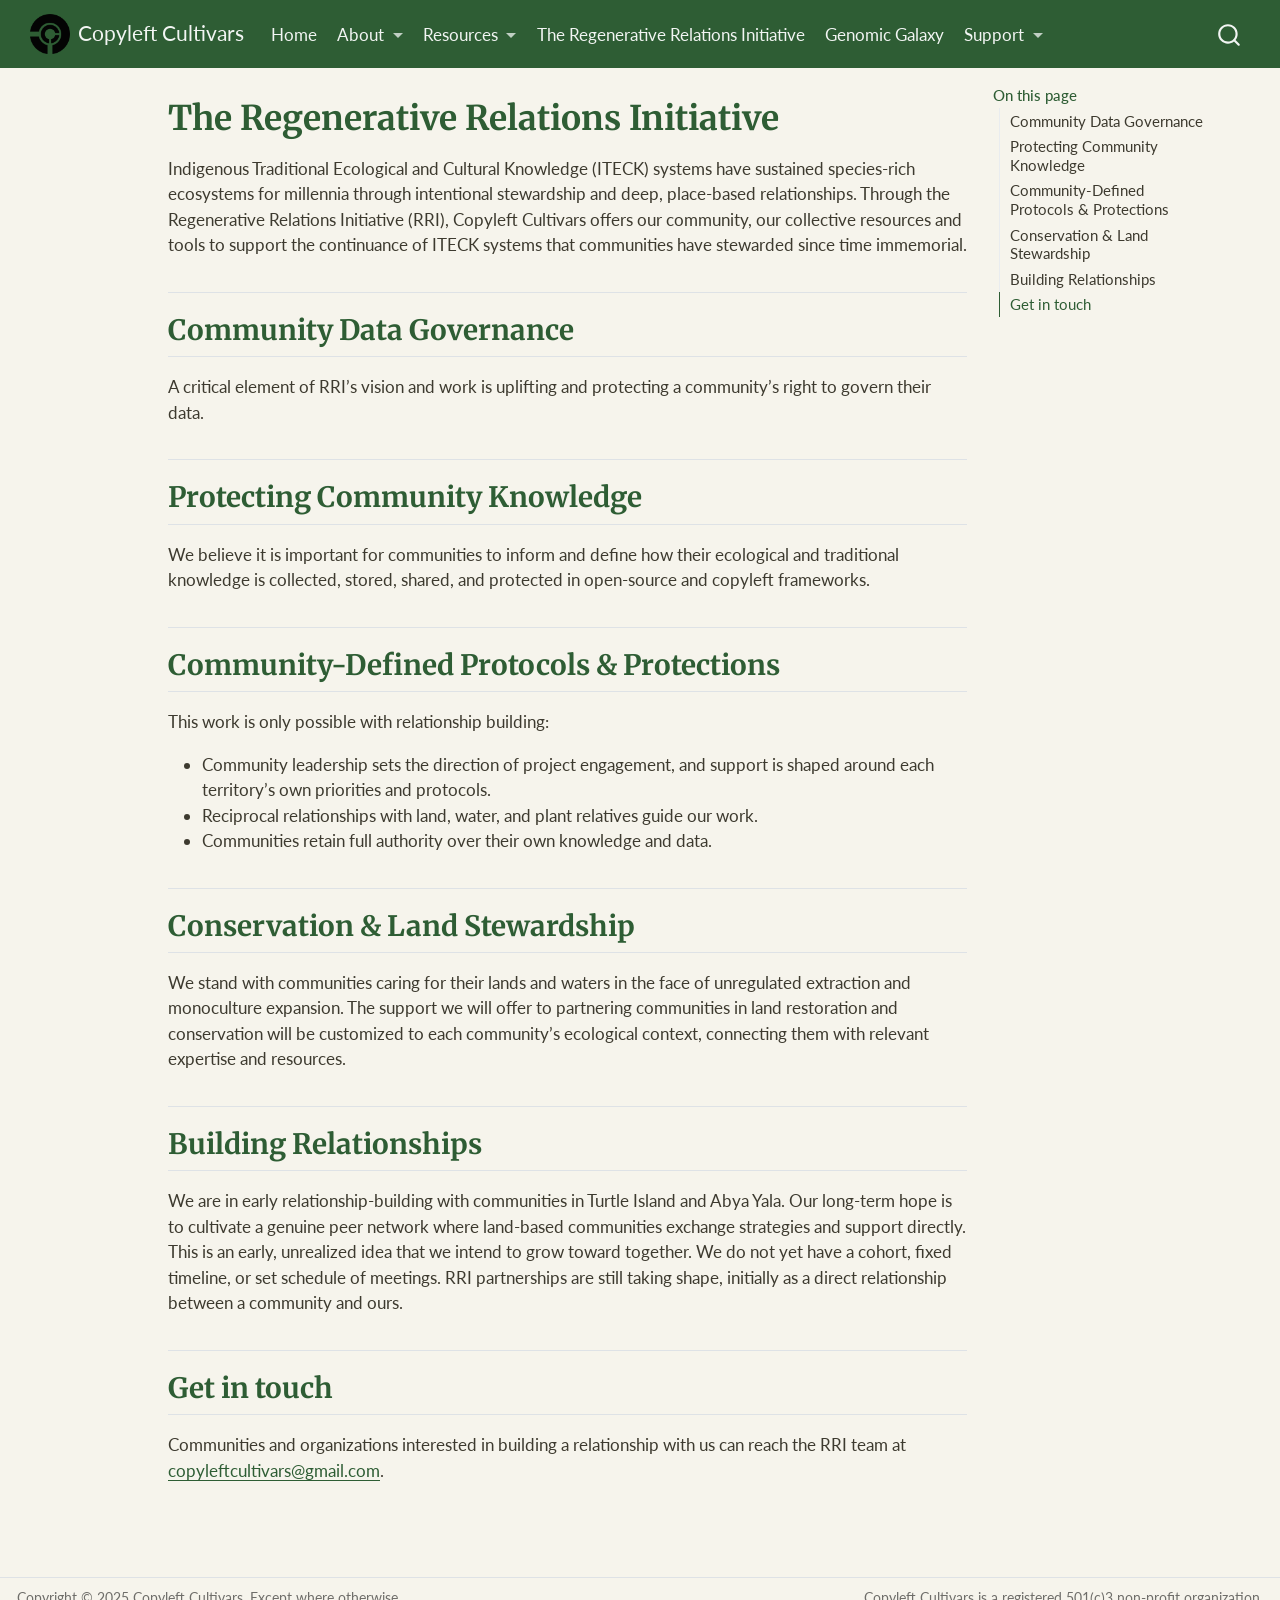
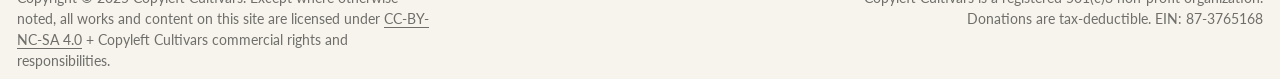
<file: regenerative-relations-initiative.html>
<!DOCTYPE html>
<html xmlns="http://www.w3.org/1999/xhtml" lang="en" xml:lang="en"><head>

<meta charset="utf-8">
<meta name="generator" content="quarto-1.11.9">

<meta name="viewport" content="width=device-width, initial-scale=1.0, user-scalable=yes">


<title>The Regenerative Relations Initiative – Copyleft Cultivars</title>
<style>
/* Default styles provided by pandoc.
** See https://pandoc.org/MANUAL.html#variables-for-html for config info.
*/
span.smallcaps{font-variant: small-caps;}
div.columns{display: flex; gap: 1.5em;}
div.column{flex: auto;}
@media screen {
div.columns{gap: min(4vw, 1.5em);}
div.column{overflow-x: auto;}
}
div.hanging-indent{margin-left: 1.5em; text-indent: -1.5em;}
ul.task-list{list-style: none;}
ul.task-list li input[type="checkbox"] {
  width: 0.8em;
  margin: 0 0.8em 0.2em -1em; /* quarto-specific, see https://github.com/quarto-dev/quarto-cli/issues/4556 */ 
  vertical-align: middle;
}
</style>


<script src="site_libs/quarto-nav/quarto-nav.js"></script>
<script src="site_libs/quarto-nav/headroom.min.js"></script>
<script src="site_libs/clipboard/clipboard.min.js"></script>
<script src="site_libs/quarto-search/autocomplete.umd.js"></script>
<script src="site_libs/quarto-search/fuse.min.js"></script>
<script src="site_libs/quarto-search/quarto-search.js"></script>
<meta name="quarto:offset" content="./">
<link href="./images/logo.png" rel="icon" type="image/png">
<script src="site_libs/quarto-html/quarto.js" type="module"></script>
<script src="site_libs/quarto-html/tabsets/tabsets.js" type="module"></script>
<script src="site_libs/quarto-html/scrollable-regions/scrollable-regions.js" type="module"></script>
<script src="site_libs/quarto-html/popper.min.js"></script>
<script src="site_libs/quarto-html/tippy.umd.min.js"></script>
<script src="site_libs/quarto-html/anchor.min.js"></script>
<link href="site_libs/quarto-html/tippy.css" rel="stylesheet">
<link href="site_libs/quarto-html/quarto-syntax-highlighting-63b5708e65d6cd79cd7618c58d0c21e7.css" rel="stylesheet" class="quarto-color-scheme" id="quarto-text-highlighting-styles">
<link href="site_libs/quarto-html/quarto-syntax-highlighting-dark-447e42e69aaa9833c0ba1b986f430b20.css" rel="stylesheet" class="quarto-color-scheme quarto-color-alternate" id="quarto-text-highlighting-styles">
<link href="site_libs/quarto-html/quarto-syntax-highlighting-63b5708e65d6cd79cd7618c58d0c21e7.css" rel="stylesheet" class="quarto-color-scheme-extra" id="quarto-text-highlighting-styles">
<script src="site_libs/bootstrap/bootstrap.min.js"></script>
<link href="site_libs/bootstrap/bootstrap-icons.css" rel="stylesheet">
<link href="site_libs/bootstrap/bootstrap-66bb58763de70195239ebaf96b63e3a2.min.css" rel="stylesheet" append-hash="true" class="quarto-color-scheme" id="quarto-bootstrap" data-mode="light">
<link href="site_libs/bootstrap/bootstrap-dark-de9427b86952e7ca7def696455486d86.min.css" rel="stylesheet" append-hash="true" class="quarto-color-scheme quarto-color-alternate" id="quarto-bootstrap" data-mode="light">
<link href="site_libs/bootstrap/bootstrap-66bb58763de70195239ebaf96b63e3a2.min.css" rel="stylesheet" append-hash="true" class="quarto-color-scheme-extra" id="quarto-bootstrap" data-mode="light">
<script id="quarto-search-options" type="application/json">{
  "location": "navbar",
  "copy-button": false,
  "collapse-after": 3,
  "panel-placement": "end",
  "type": "overlay",
  "limit": 50,
  "keyboard-shortcut": [
    "f",
    "/",
    "s"
  ],
  "show-item-context": false,
  "language": {
    "search-no-results-text": "No results",
    "search-matching-documents-text": "matching documents",
    "search-copy-link-title": "Copy link to search",
    "search-hide-matches-text": "Hide additional matches",
    "search-more-match-text": "more match in this document",
    "search-more-matches-text": "more matches in this document",
    "search-clear-button-title": "Clear",
    "search-text-placeholder": "",
    "search-detached-cancel-button-title": "Cancel",
    "search-submit-button-title": "Submit",
    "search-label": "Search"
  }
}</script>
<style>html{ scroll-behavior: smooth; }</style>


<link rel="stylesheet" href="styles.css">
</head>

<body class="nav-fixed quarto-light"><a id="quarto-skip-link" class="visually-hidden-focusable" href="#quarto-document-content">Skip to main content</a>

<div id="quarto-search-results"></div>
  <header id="quarto-header" class="headroom fixed-top">
    <nav class="navbar navbar-expand-lg " data-bs-theme="dark" aria-label="Site">
      <div class="navbar-container container-fluid">
      <div class="navbar-brand-container mx-auto">
    <a href="./index.html" class="navbar-brand navbar-brand-logo">
    <img src="./images/logo.png" alt="" class="navbar-logo light-content">
    <img src="./images/logo.png" alt="" class="navbar-logo dark-content">
    </a>
    <a class="navbar-brand" href="./index.html">
    <span class="navbar-title">Copyleft Cultivars</span>
    </a>
  </div>
          <button class="navbar-toggler" type="button" data-bs-toggle="collapse" data-bs-target="#navbarCollapse" aria-controls="navbarCollapse" aria-expanded="false" aria-label="Toggle navigation" onclick="if (window.quartoToggleHeadroom) { window.quartoToggleHeadroom(); }">
  <span class="navbar-toggler-icon"></span>
</button>
          <div class="collapse navbar-collapse" id="navbarCollapse">
            <ul class="navbar-nav navbar-nav-scroll me-auto">
  <li class="nav-item">
    <a class="nav-link" href="./index.html"> 
<span class="menu-text">Home</span></a>
  </li>  
  <li class="nav-item dropdown ">
    <a class="nav-link dropdown-toggle" href="#" id="nav-menu-about" role="link" data-bs-toggle="dropdown" aria-expanded="false">
 <span class="menu-text">About</span>
    </a>
    <ul class="dropdown-menu" aria-labelledby="nav-menu-about">    
        <li>
    <a class="dropdown-item" href="./about.html#our-mission">
 <span class="dropdown-text">Our Mission</span></a>
  </li>  
        <li>
    <a class="dropdown-item" href="./about.html#who-we-are">
 <span class="dropdown-text">Who we are</span></a>
  </li>  
        <li>
    <a class="dropdown-item" href="./about.html#the-commons">
 <span class="dropdown-text">The Commons</span></a>
  </li>  
    </ul>
  </li>
  <li class="nav-item dropdown ">
    <a class="nav-link dropdown-toggle" href="#" id="nav-menu-resources" role="link" data-bs-toggle="dropdown" aria-expanded="false">
 <span class="menu-text">Resources</span>
    </a>
    <ul class="dropdown-menu" aria-labelledby="nav-menu-resources">    
        <li>
    <a class="dropdown-item" href="./preservation.html#freedom-bag-tag">
 <span class="dropdown-text">Freedom Bag Tag</span></a>
  </li>  
        <li>
    <a class="dropdown-item" href="./initiatives.html#regenerative-agriculture-assistant">
 <span class="dropdown-text">Agriculture Assistant</span></a>
  </li>  
    </ul>
  </li>
  <li class="nav-item">
    <a class="nav-link active" href="./regenerative-relations-initiative.html" aria-current="page"> 
<span class="menu-text">The Regenerative Relations Initiative</span></a>
  </li>  
  <li class="nav-item">
    <a class="nav-link" href="./genomic-galaxy.html"> 
<span class="menu-text">Genomic Galaxy</span></a>
  </li>  
  <li class="nav-item dropdown ">
    <a class="nav-link dropdown-toggle" href="#" id="nav-menu-support" role="link" data-bs-toggle="dropdown" aria-expanded="false">
 <span class="menu-text">Support</span>
    </a>
    <ul class="dropdown-menu" aria-labelledby="nav-menu-support">    
        <li>
    <a class="dropdown-item" href="./support.html#donate">
 <span class="dropdown-text">Donate</span></a>
  </li>  
        <li>
    <a class="dropdown-item" href="./support.html#volunteer">
 <span class="dropdown-text">Volunteer</span></a>
  </li>  
        <li>
    <a class="dropdown-item" href="https://www.patreon.com/CopyleftCultivarsNonprofit" rel="noopener" target="_blank">
 <span class="dropdown-text">Patreon</span></a>
  </li>  
    </ul>
  </li>
</ul>
          </div> <!-- /navcollapse -->
            <div class="quarto-navbar-tools">
</div>
            <div id="quarto-search" class="" title="Search"></div>
      </div> <!-- /container-fluid -->
    </nav>
</header>
<!-- content -->
<div id="quarto-content" class="quarto-container page-columns page-rows-contents page-layout-article page-navbar">
<!-- sidebar -->
<!-- margin-sidebar -->
    <div id="quarto-margin-sidebar" class="sidebar margin-sidebar">
        <nav id="TOC" role="doc-toc" aria-labelledby="toc-title" class="toc-active">
    <h2 id="toc-title">On this page</h2>
   
  <ul>
  <li><a href="#community-data-governance" id="toc-community-data-governance" class="nav-link active" data-scroll-target="#community-data-governance">Community Data Governance</a></li>
  <li><a href="#protecting-community-knowledge" id="toc-protecting-community-knowledge" class="nav-link" data-scroll-target="#protecting-community-knowledge">Protecting Community Knowledge</a></li>
  <li><a href="#community-defined-protocols-protections" id="toc-community-defined-protocols-protections" class="nav-link" data-scroll-target="#community-defined-protocols-protections">Community-Defined Protocols &amp; Protections</a></li>
  <li><a href="#conservation-land-stewardship" id="toc-conservation-land-stewardship" class="nav-link" data-scroll-target="#conservation-land-stewardship">Conservation &amp; Land Stewardship</a></li>
  <li><a href="#building-relationships" id="toc-building-relationships" class="nav-link" data-scroll-target="#building-relationships">Building Relationships</a></li>
  <li><a href="#get-in-touch" id="toc-get-in-touch" class="nav-link" data-scroll-target="#get-in-touch">Get in touch</a></li>
  </ul>
</nav>
    </div>
<!-- main -->
<main class="content" id="quarto-document-content" tabindex="-1">

<header id="title-block-header" class="quarto-title-block default">
<div class="quarto-title">
<h1 class="title">The Regenerative Relations Initiative</h1>
</div>



<div class="quarto-title-meta">

    
  
    
  </div>
  


</header>


<p>Indigenous Traditional Ecological and Cultural Knowledge (ITECK) systems have sustained species-rich ecosystems for millennia through intentional stewardship and deep, place-based relationships. Through the Regenerative Relations Initiative (RRI), Copyleft Cultivars offers our community, our collective resources and tools to support the continuance of ITECK systems that communities have stewarded since time immemorial.</p>
<section id="community-data-governance" class="level2">
<h2 class="anchored" data-anchor-id="community-data-governance">Community Data Governance</h2>
<p>A critical element of RRI’s vision and work is uplifting and protecting a community’s right to govern their data.</p>
</section>
<section id="protecting-community-knowledge" class="level2">
<h2 class="anchored" data-anchor-id="protecting-community-knowledge">Protecting Community Knowledge</h2>
<p>We believe it is important for communities to inform and define how their ecological and traditional knowledge is collected, stored, shared, and protected in open-source and copyleft frameworks.</p>
</section>
<section id="community-defined-protocols-protections" class="level2">
<h2 class="anchored" data-anchor-id="community-defined-protocols-protections">Community-Defined Protocols &amp; Protections</h2>
<p>This work is only possible with relationship building:</p>
<ul>
<li>Community leadership sets the direction of project engagement, and support is shaped around each territory’s own priorities and protocols.</li>
<li>Reciprocal relationships with land, water, and plant relatives guide our work.</li>
<li>Communities retain full authority over their own knowledge and data.</li>
</ul>
</section>
<section id="conservation-land-stewardship" class="level2">
<h2 class="anchored" data-anchor-id="conservation-land-stewardship">Conservation &amp; Land Stewardship</h2>
<p>We stand with communities caring for their lands and waters in the face of unregulated extraction and monoculture expansion. The support we will offer to partnering communities in land restoration and conservation will be customized to each community’s ecological context, connecting them with relevant expertise and resources.</p>
</section>
<section id="building-relationships" class="level2">
<h2 class="anchored" data-anchor-id="building-relationships">Building Relationships</h2>
<p>We are in early relationship-building with communities in Turtle Island and Abya Yala. Our long-term hope is to cultivate a genuine peer network where land-based communities exchange strategies and support directly. This is an early, unrealized idea that we intend to grow toward together. We do not yet have a cohort, fixed timeline, or set schedule of meetings. RRI partnerships are still taking shape, initially as a direct relationship between a community and ours.</p>
</section>
<section id="get-in-touch" class="level2">
<h2 class="anchored" data-anchor-id="get-in-touch">Get in touch</h2>
<p>Communities and organizations interested in building a relationship with us can reach the RRI team at <a href="mailto:copyleftcultivars@gmail.com">copyleftcultivars@gmail.com</a>.</p>


</section>

</main> <!-- /main -->
<script id="quarto-html-after-body" type="application/javascript">
  window.document.addEventListener("DOMContentLoaded", function (event) {
    const icon = "";
    const anchorJS = new window.AnchorJS();
    anchorJS.options = {
      placement: 'right',
      icon: icon
    };
    anchorJS.add('.anchored');
    const isCodeAnnotation = (el) => {
      for (const clz of el.classList) {
        if (clz.startsWith('code-annotation-')) {                     
          return true;
        }
      }
      return false;
    }
    const onCopySuccess = function(e) {
      // button target
      const button = e.trigger;
      // don't keep focus
      button.blur();
      // flash "checked"
      button.classList.add('code-copy-button-checked');
      var currentTitle = button.getAttribute("title");
      button.setAttribute("title", "Copied!");
      let tooltip;
      if (window.bootstrap) {
        button.setAttribute("data-bs-toggle", "tooltip");
        button.setAttribute("data-bs-placement", "left");
        button.setAttribute("data-bs-title", "Copied!");
        tooltip = new bootstrap.Tooltip(button, 
          { trigger: "manual", 
            customClass: "code-copy-button-tooltip",
            offset: [0, -8]});
        tooltip.show();    
      }
      setTimeout(function() {
        if (tooltip) {
          tooltip.hide();
          button.removeAttribute("data-bs-title");
          button.removeAttribute("data-bs-toggle");
          button.removeAttribute("data-bs-placement");
        }
        button.setAttribute("title", currentTitle);
        button.classList.remove('code-copy-button-checked');
      }, 1000);
      // clear code selection
      e.clearSelection();
    }
    const getTextToCopy = function(trigger) {
      const outerScaffold = trigger.parentElement.cloneNode(true);
      const codeEl = outerScaffold.querySelector('code');
      for (const childEl of codeEl.children) {
        if (isCodeAnnotation(childEl)) {
          childEl.remove();
        }
      }
      return codeEl.innerText;
    }
    const clipboard = new window.ClipboardJS('.code-copy-button:not([data-in-quarto-modal])', {
      text: getTextToCopy
    });
    clipboard.on('success', onCopySuccess);
    if (window.document.getElementById('quarto-embedded-source-code-modal')) {
      const clipboardModal = new window.ClipboardJS('.code-copy-button[data-in-quarto-modal]', {
        text: getTextToCopy,
        container: window.document.getElementById('quarto-embedded-source-code-modal')
      });
      clipboardModal.on('success', onCopySuccess);
    }
      var localhostRegex = new RegExp(/^(?:http|https):\/\/localhost\:?[0-9]*\//);
      var mailtoRegex = new RegExp(/^mailto:/);
        var filterRegex = new RegExp("https:\/\/CopyleftCultivars\.github\.io\/cc-website\/");
      var isInternal = (href) => {
          return filterRegex.test(href) || localhostRegex.test(href) || mailtoRegex.test(href);
      }
      // Inspect non-navigation links and adorn them if external
      window.quartoDecorateExternalLinks = function (root) {
     var links = (root || window.document).querySelectorAll('a[href]:not(.nav-link):not(.navbar-brand):not(.toc-action):not(.sidebar-link):not(.sidebar-item-toggle):not(.pagination-link):not(.no-external):not([aria-hidden]):not(.dropdown-item):not(.quarto-navigation-tool):not(.about-link)');
      for (var i=0; i<links.length; i++) {
        const link = links[i];
        if (!isInternal(link.href)) {
          // undo the damage that might have been done by quarto-nav.js in the case of
          // links that we want to consider external
          if (link.dataset.originalHref !== undefined) {
            link.href = link.dataset.originalHref;
          }
          if (!link.classList.contains('no-external-icon')) {
          }
        }
      }
      };
      window.quartoDecorateExternalLinks(window.document);
    // Esc closes the popup (WCAG 1.4.13) and focus leaving both trigger and
    // popup closes it (WCAG 2.4.11); tippy handles neither for interactive popups.
    const hideOnEscAndFocusOut = {
      name: 'hideOnEscAndFocusOut',
      defaultValue: true,
      fn(instance) {
        const dismiss = () => {
          // A show scheduled by the trigger delay would otherwise reopen it
          instance.clearDelayTimeouts();
          instance.hide();
        };
        const onKeyDown = (event) => {
          if (event.key !== 'Escape') {
            return;
          }
          // Keep Esc from also reaching page handlers (e.g. reveal.js overview),
          // except an open reveal.js slide menu, which Esc should close too.
          // The menu handles keys only when its keyboard option is on.
          const menuHandlesEsc = window.Reveal?.getPlugin?.('menu')?.isOpen() &&
            window.Reveal.getConfig().menu?.keyboard !== false;
          if (!menuHandlesEsc) {
            event.stopPropagation();
          }
          if (instance.popper.contains(window.document.activeElement)) {
            // Disabled while refocusing so the focus trigger does not reopen it
            instance.disable();
            instance.reference.focus();
            instance.enable();
          }
          dismiss();
        };
        const onFocusOut = (event) => {
          const target = event.relatedTarget;
          if (target && !instance.reference.contains(target) &&
              !instance.popper.contains(target)) {
            dismiss();
          }
        };
        // On the trigger too: a click trigger (code-annotations: select) has no
        // blur handling. Attached for the instance's lifetime so leaving the
        // trigger also cancels a show still pending on the trigger delay.
        instance.reference.addEventListener('focusout', onFocusOut);
        return {
          onShow() {
            window.document.addEventListener('keydown', onKeyDown, true);
            instance.popper.addEventListener('focusout', onFocusOut);
          },
          onHide() {
            window.document.removeEventListener('keydown', onKeyDown, true);
            instance.popper.removeEventListener('focusout', onFocusOut);
          },
          onDestroy() {
            instance.reference.removeEventListener('focusout', onFocusOut);
          },
        };
      },
    };
    function tippyHover(el, contentFn, onTriggerFn, onUntriggerFn) {
      const config = {
        allowHTML: true,
        maxWidth: 500,
        delay: 100,
        arrow: false,
        appendTo: function(el) {
            return el.parentElement;
        },
        interactive: true,
        interactiveBorder: 10,
        theme: 'quarto',
        placement: 'bottom-start',
        plugins: [hideOnEscAndFocusOut],
      };
      if (contentFn) {
        config.content = contentFn;
      }
      if (onTriggerFn) {
        config.onTrigger = onTriggerFn;
      }
      if (onUntriggerFn) {
        config.onUntrigger = onUntriggerFn;
      }
      window.tippy(el, config); 
    }
    const noterefs = window.document.querySelectorAll('a[role="doc-noteref"]');
    for (var i=0; i<noterefs.length; i++) {
      const ref = noterefs[i];
      tippyHover(ref, function() {
        // use id or data attribute instead here
        let href = ref.getAttribute('data-footnote-href') || ref.getAttribute('href');
        try { href = new URL(href).hash; } catch {}
        const id = href.replace(/^#\/?/, "");
        const note = window.document.getElementById(id);
        if (note) {
          return note.innerHTML;
        } else {
          return "";
        }
      });
    }
    const xrefs = window.document.querySelectorAll('a.quarto-xref');
    const processXRef = (id, note) => {
      // Strip column container classes
      const stripColumnClz = (el) => {
        el.classList.remove("page-full", "page-columns");
        if (el.children) {
          for (const child of el.children) {
            stripColumnClz(child);
          }
        }
      }
      stripColumnClz(note)
      if (id === null || id.startsWith('sec-')) {
        // Special case sections, only their first couple elements
        const container = document.createElement("div");
        if (note.children && note.children.length > 2) {
          container.appendChild(note.children[0].cloneNode(true));
          for (let i = 1; i < note.children.length; i++) {
            const child = note.children[i];
            if (child.tagName === "P" && child.innerText === "") {
              continue;
            } else {
              container.appendChild(child.cloneNode(true));
              break;
            }
          }
          if (window.Quarto?.typesetMath) {
            window.Quarto.typesetMath(container);
          }
          return container.innerHTML
        } else {
          if (window.Quarto?.typesetMath) {
            window.Quarto.typesetMath(note);
          }
          return note.innerHTML;
        }
      } else {
        // Remove any anchor links if they are present
        const anchorLink = note.querySelector('a.anchorjs-link');
        if (anchorLink) {
          anchorLink.remove();
        }
        if (window.Quarto?.typesetMath) {
          window.Quarto.typesetMath(note);
        }
        if (note.classList.contains("callout")) {
          return note.outerHTML;
        } else {
          return note.innerHTML;
        }
      }
    }
    for (var i=0; i<xrefs.length; i++) {
      const xref = xrefs[i];
      tippyHover(xref, undefined, function(instance) {
        instance.disable();
        let url = xref.getAttribute('href');
        let hash = undefined; 
        if (url.startsWith('#')) {
          hash = url;
        } else {
          try { hash = new URL(url).hash; } catch {}
        }
        if (hash) {
          const id = hash.replace(/^#\/?/, "");
          const note = window.document.getElementById(id);
          if (note !== null) {
            try {
              const html = processXRef(id, note.cloneNode(true));
              instance.setContent(html);
            } finally {
              instance.enable();
              instance.show();
            }
          } else {
            // See if we can fetch this
            fetch(url.split('#')[0])
            .then(res => res.text())
            .then(html => {
              const parser = new DOMParser();
              const htmlDoc = parser.parseFromString(html, "text/html");
              const note = htmlDoc.getElementById(id);
              if (note !== null) {
                const html = processXRef(id, note);
                instance.setContent(html);
              } 
            }).finally(() => {
              instance.enable();
              instance.show();
            });
          }
        } else {
          // See if we can fetch a full url (with no hash to target)
          // This is a special case and we should probably do some content thinning / targeting
          fetch(url)
          .then(res => res.text())
          .then(html => {
            const parser = new DOMParser();
            const htmlDoc = parser.parseFromString(html, "text/html");
            const note = htmlDoc.querySelector('main.content');
            if (note !== null) {
              // This should only happen for chapter cross references
              // (since there is no id in the URL)
              // remove the first header
              if (note.children.length > 0 && note.children[0].tagName === "HEADER") {
                note.children[0].remove();
              }
              const html = processXRef(null, note);
              instance.setContent(html);
            } 
          }).finally(() => {
            instance.enable();
            instance.show();
          });
        }
      }, function(instance) {
      });
    }
        let selectedAnnoteEl;
        const selectorForAnnotation = ( cell, annotation) => {
          let cellAttr = 'data-code-cell="' + cell + '"';
          let lineAttr = 'data-code-annotation="' +  annotation + '"';
          const selector = 'span[' + cellAttr + '][' + lineAttr + ']';
          return selector;
        }
        const selectCodeLines = (annoteEl) => {
          const doc = window.document;
          const targetCell = annoteEl.getAttribute("data-target-cell");
          const targetAnnotation = annoteEl.getAttribute("data-target-annotation");
          const annoteSpan = window.document.querySelector(selectorForAnnotation(targetCell, targetAnnotation));
          const lines = annoteSpan.getAttribute("data-code-lines").split(",");
          const lineIds = lines.map((line) => {
            return targetCell + "-" + line;
          })
          // Each band is positioned against its own containing block, which is
          // not the offsetParent of the lines, so place it from client rects.
          const placeBand = (band, firstEl, lastEl, codeBlock) => {
            const container = band.offsetParent;
            if (container === null) {
              return;
            }
            const containerRect = container.getBoundingClientRect();
            // Reveal.js scales slides with a transform, so convert client
            // pixels back to the CSS pixels of the container.
            const scale = containerRect.height / container.offsetHeight || 1;
            const firstRect = firstEl.getBoundingClientRect();
            const lastRect = lastEl.getBoundingClientRect();
            const top = (firstRect.top - containerRect.top) / scale - container.clientTop + container.scrollTop;
            const height = (lastRect.bottom - firstRect.top) / scale;
            band.style.top = top - 2 + "px";
            band.style.height = height + 4 + "px";
            if (codeBlock) {
              // Without the copy button wrapper, the containing block is wider
              // than the code block, so span the code block explicitly.
              const blockRect = codeBlock.getBoundingClientRect();
              band.style.left = (blockRect.left - containerRect.left) / scale - container.clientLeft + container.scrollLeft + "px";
              band.style.width = blockRect.width / scale + "px";
            }
          };
          if (lineIds.length > 0) {
            const el = window.document.getElementById(lineIds[0]);
            const lastEl = window.document.getElementById(lineIds[lineIds.length - 1]);
            const parent = el.parentElement.parentElement;
            // cook up a div (if necessary) and position it
            let div = window.document.getElementById("code-annotation-line-highlight");
            if (div === null) {
              div = window.document.createElement("div");
              div.setAttribute("id", "code-annotation-line-highlight");
              div.style.position = 'absolute';
              parent.appendChild(div);
            }
            placeBand(div, el, lastEl, parent.closest("div.sourceCode") || parent);
            let gutterDiv = window.document.getElementById("code-annotation-line-highlight-gutter");
            if (gutterDiv === null) {
              gutterDiv = window.document.createElement("div");
              gutterDiv.setAttribute("id", "code-annotation-line-highlight-gutter");
              gutterDiv.style.position = 'absolute';
              const codeCell = window.document.getElementById(targetCell);
              const gutter = codeCell.querySelector('.code-annotation-gutter');
              gutter.appendChild(gutterDiv);
            }
            placeBand(gutterDiv, el, lastEl);
            selectedAnnoteEl = annoteEl;
          }
        };
        const unselectCodeLines = () => {
          const elementsIds = ["code-annotation-line-highlight", "code-annotation-line-highlight-gutter"];
          elementsIds.forEach((elId) => {
            const div = window.document.getElementById(elId);
            if (div) {
              div.remove();
            }
          });
          selectedAnnoteEl = undefined;
        };
          // Handle positioning of the toggle
      window.addEventListener(
        "resize",
        throttle(() => {
          elRect = undefined;
          if (selectedAnnoteEl) {
            selectCodeLines(selectedAnnoteEl);
          }
        }, 10)
      );
      function throttle(fn, ms) {
      let throttle = false;
      let timer;
        return (...args) => {
          if(!throttle) { // first call gets through
              fn.apply(this, args);
              throttle = true;
          } else { // all the others get throttled
              if(timer) clearTimeout(timer); // cancel #2
              timer = setTimeout(() => {
                fn.apply(this, args);
                timer = throttle = false;
              }, ms);
          }
        };
      }
        // Attach click handler to the DT
        const annoteDls = window.document.querySelectorAll('dt[data-target-cell]');
        for (const annoteDlNode of annoteDls) {
          annoteDlNode.addEventListener('click', (event) => {
            const clickedEl = event.target;
            if (clickedEl !== selectedAnnoteEl) {
              unselectCodeLines();
              const activeEl = window.document.querySelector('dt[data-target-cell].code-annotation-active');
              if (activeEl) {
                activeEl.classList.remove('code-annotation-active');
              }
              selectCodeLines(clickedEl);
              clickedEl.classList.add('code-annotation-active');
            } else {
              // Unselect the line
              unselectCodeLines();
              clickedEl.classList.remove('code-annotation-active');
            }
          });
        }
    const findCites = (el) => {
      const parentEl = el.parentElement;
      if (parentEl) {
        const cites = parentEl.dataset.cites;
        if (cites) {
          return {
            el,
            cites: cites.split(' ')
          };
        } else {
          return findCites(el.parentElement)
        }
      } else {
        return undefined;
      }
    };
    var bibliorefs = window.document.querySelectorAll('a[role="doc-biblioref"]');
    for (var i=0; i<bibliorefs.length; i++) {
      const ref = bibliorefs[i];
      const citeInfo = findCites(ref);
      if (citeInfo) {
        tippyHover(citeInfo.el, function() {
          var popup = window.document.createElement('div');
          citeInfo.cites.forEach(function(cite) {
            var citeDiv = window.document.createElement('div');
            citeDiv.classList.add('hanging-indent');
            citeDiv.classList.add('csl-entry');
            var biblioDiv = window.document.getElementById('ref-' + cite);
            if (biblioDiv) {
              citeDiv.innerHTML = biblioDiv.innerHTML;
            }
            popup.appendChild(citeDiv);
          });
          return popup.innerHTML;
        });
      }
    }
  });
  </script>
  <script type="application/javascript">
  window.quartoScrollableRegionsLabels = {"code":"Scrollable code","output":"Scrollable output"};
  </script>
</div> <!-- /content -->
<footer class="footer">
  <div class="nav-footer">
    <div class="nav-footer-left">
<p>Copyright © 2025 Copyleft Cultivars. Except where otherwise noted, all works and content on this site are licensed under <a href="https://creativecommons.org/licenses/by-nc-sa/4.0/">CC-BY-NC-SA 4.0</a> + Copyleft Cultivars commercial rights and responsibilities.</p>
</div>   
    <div class="nav-footer-center">
      &nbsp;
    </div>
    <div class="nav-footer-right">
<p>Copyleft Cultivars is a registered 501(c)3 non-profit organization. Donations are tax-deductible. EIN: 87-3765168</p>
</div>
  </div>
</footer>




<script src="site_libs/quarto-html/zenscroll-min.js"></script>
</body></html>
</file>
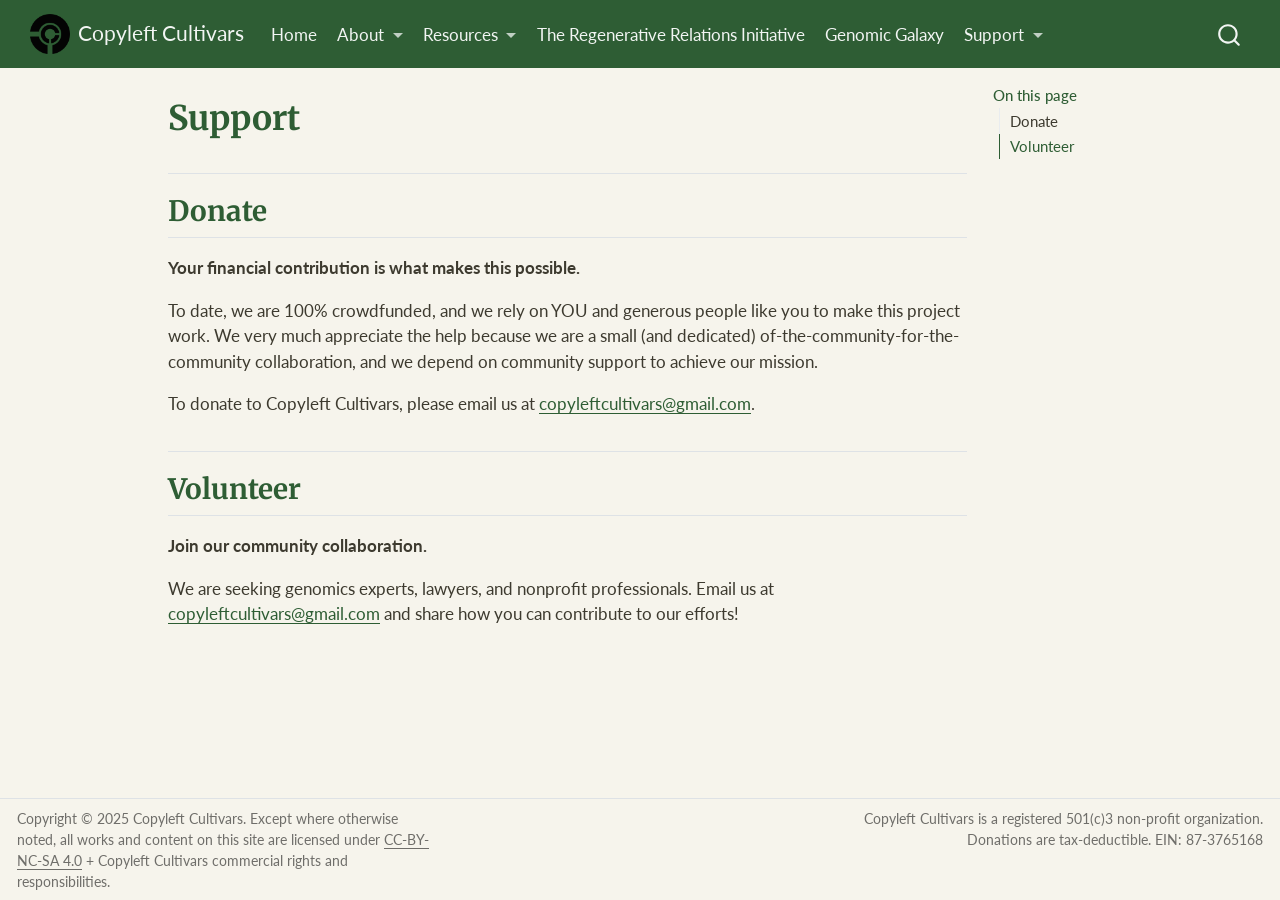
<file: support.html>
<!DOCTYPE html>
<html xmlns="http://www.w3.org/1999/xhtml" lang="en" xml:lang="en"><head>

<meta charset="utf-8">
<meta name="generator" content="quarto-1.11.9">

<meta name="viewport" content="width=device-width, initial-scale=1.0, user-scalable=yes">


<title>Support – Copyleft Cultivars</title>
<style>
/* Default styles provided by pandoc.
** See https://pandoc.org/MANUAL.html#variables-for-html for config info.
*/
span.smallcaps{font-variant: small-caps;}
div.columns{display: flex; gap: 1.5em;}
div.column{flex: auto;}
@media screen {
div.columns{gap: min(4vw, 1.5em);}
div.column{overflow-x: auto;}
}
div.hanging-indent{margin-left: 1.5em; text-indent: -1.5em;}
ul.task-list{list-style: none;}
ul.task-list li input[type="checkbox"] {
  width: 0.8em;
  margin: 0 0.8em 0.2em -1em; /* quarto-specific, see https://github.com/quarto-dev/quarto-cli/issues/4556 */ 
  vertical-align: middle;
}
</style>


<script src="site_libs/quarto-nav/quarto-nav.js"></script>
<script src="site_libs/quarto-nav/headroom.min.js"></script>
<script src="site_libs/clipboard/clipboard.min.js"></script>
<script src="site_libs/quarto-search/autocomplete.umd.js"></script>
<script src="site_libs/quarto-search/fuse.min.js"></script>
<script src="site_libs/quarto-search/quarto-search.js"></script>
<meta name="quarto:offset" content="./">
<link href="./images/logo.png" rel="icon" type="image/png">
<script src="site_libs/quarto-html/quarto.js" type="module"></script>
<script src="site_libs/quarto-html/tabsets/tabsets.js" type="module"></script>
<script src="site_libs/quarto-html/scrollable-regions/scrollable-regions.js" type="module"></script>
<script src="site_libs/quarto-html/popper.min.js"></script>
<script src="site_libs/quarto-html/tippy.umd.min.js"></script>
<script src="site_libs/quarto-html/anchor.min.js"></script>
<link href="site_libs/quarto-html/tippy.css" rel="stylesheet">
<link href="site_libs/quarto-html/quarto-syntax-highlighting-63b5708e65d6cd79cd7618c58d0c21e7.css" rel="stylesheet" class="quarto-color-scheme" id="quarto-text-highlighting-styles">
<link href="site_libs/quarto-html/quarto-syntax-highlighting-dark-447e42e69aaa9833c0ba1b986f430b20.css" rel="stylesheet" class="quarto-color-scheme quarto-color-alternate" id="quarto-text-highlighting-styles">
<link href="site_libs/quarto-html/quarto-syntax-highlighting-63b5708e65d6cd79cd7618c58d0c21e7.css" rel="stylesheet" class="quarto-color-scheme-extra" id="quarto-text-highlighting-styles">
<script src="site_libs/bootstrap/bootstrap.min.js"></script>
<link href="site_libs/bootstrap/bootstrap-icons.css" rel="stylesheet">
<link href="site_libs/bootstrap/bootstrap-66bb58763de70195239ebaf96b63e3a2.min.css" rel="stylesheet" append-hash="true" class="quarto-color-scheme" id="quarto-bootstrap" data-mode="light">
<link href="site_libs/bootstrap/bootstrap-dark-de9427b86952e7ca7def696455486d86.min.css" rel="stylesheet" append-hash="true" class="quarto-color-scheme quarto-color-alternate" id="quarto-bootstrap" data-mode="light">
<link href="site_libs/bootstrap/bootstrap-66bb58763de70195239ebaf96b63e3a2.min.css" rel="stylesheet" append-hash="true" class="quarto-color-scheme-extra" id="quarto-bootstrap" data-mode="light">
<script id="quarto-search-options" type="application/json">{
  "location": "navbar",
  "copy-button": false,
  "collapse-after": 3,
  "panel-placement": "end",
  "type": "overlay",
  "limit": 50,
  "keyboard-shortcut": [
    "f",
    "/",
    "s"
  ],
  "show-item-context": false,
  "language": {
    "search-no-results-text": "No results",
    "search-matching-documents-text": "matching documents",
    "search-copy-link-title": "Copy link to search",
    "search-hide-matches-text": "Hide additional matches",
    "search-more-match-text": "more match in this document",
    "search-more-matches-text": "more matches in this document",
    "search-clear-button-title": "Clear",
    "search-text-placeholder": "",
    "search-detached-cancel-button-title": "Cancel",
    "search-submit-button-title": "Submit",
    "search-label": "Search"
  }
}</script>
<style>html{ scroll-behavior: smooth; }</style>


<link rel="stylesheet" href="styles.css">
</head>

<body class="nav-fixed quarto-light"><a id="quarto-skip-link" class="visually-hidden-focusable" href="#quarto-document-content">Skip to main content</a>

<div id="quarto-search-results"></div>
  <header id="quarto-header" class="headroom fixed-top">
    <nav class="navbar navbar-expand-lg " data-bs-theme="dark" aria-label="Site">
      <div class="navbar-container container-fluid">
      <div class="navbar-brand-container mx-auto">
    <a href="./index.html" class="navbar-brand navbar-brand-logo">
    <img src="./images/logo.png" alt="" class="navbar-logo light-content">
    <img src="./images/logo.png" alt="" class="navbar-logo dark-content">
    </a>
    <a class="navbar-brand" href="./index.html">
    <span class="navbar-title">Copyleft Cultivars</span>
    </a>
  </div>
          <button class="navbar-toggler" type="button" data-bs-toggle="collapse" data-bs-target="#navbarCollapse" aria-controls="navbarCollapse" aria-expanded="false" aria-label="Toggle navigation" onclick="if (window.quartoToggleHeadroom) { window.quartoToggleHeadroom(); }">
  <span class="navbar-toggler-icon"></span>
</button>
          <div class="collapse navbar-collapse" id="navbarCollapse">
            <ul class="navbar-nav navbar-nav-scroll me-auto">
  <li class="nav-item">
    <a class="nav-link" href="./index.html"> 
<span class="menu-text">Home</span></a>
  </li>  
  <li class="nav-item dropdown ">
    <a class="nav-link dropdown-toggle" href="#" id="nav-menu-about" role="link" data-bs-toggle="dropdown" aria-expanded="false">
 <span class="menu-text">About</span>
    </a>
    <ul class="dropdown-menu" aria-labelledby="nav-menu-about">    
        <li>
    <a class="dropdown-item" href="./about.html#our-mission">
 <span class="dropdown-text">Our Mission</span></a>
  </li>  
        <li>
    <a class="dropdown-item" href="./about.html#who-we-are">
 <span class="dropdown-text">Who we are</span></a>
  </li>  
        <li>
    <a class="dropdown-item" href="./about.html#the-commons">
 <span class="dropdown-text">The Commons</span></a>
  </li>  
    </ul>
  </li>
  <li class="nav-item dropdown ">
    <a class="nav-link dropdown-toggle" href="#" id="nav-menu-resources" role="link" data-bs-toggle="dropdown" aria-expanded="false">
 <span class="menu-text">Resources</span>
    </a>
    <ul class="dropdown-menu" aria-labelledby="nav-menu-resources">    
        <li>
    <a class="dropdown-item" href="./preservation.html#freedom-bag-tag">
 <span class="dropdown-text">Freedom Bag Tag</span></a>
  </li>  
        <li>
    <a class="dropdown-item" href="./initiatives.html#regenerative-agriculture-assistant">
 <span class="dropdown-text">Agriculture Assistant</span></a>
  </li>  
    </ul>
  </li>
  <li class="nav-item">
    <a class="nav-link" href="./regenerative-relations-initiative.html"> 
<span class="menu-text">The Regenerative Relations Initiative</span></a>
  </li>  
  <li class="nav-item">
    <a class="nav-link" href="./genomic-galaxy.html"> 
<span class="menu-text">Genomic Galaxy</span></a>
  </li>  
  <li class="nav-item dropdown ">
    <a class="nav-link dropdown-toggle" href="#" id="nav-menu-support" role="link" data-bs-toggle="dropdown" aria-expanded="false">
 <span class="menu-text">Support</span>
    </a>
    <ul class="dropdown-menu" aria-labelledby="nav-menu-support">    
        <li>
    <a class="dropdown-item" href="./support.html#donate">
 <span class="dropdown-text">Donate</span></a>
  </li>  
        <li>
    <a class="dropdown-item" href="./support.html#volunteer">
 <span class="dropdown-text">Volunteer</span></a>
  </li>  
        <li>
    <a class="dropdown-item" href="https://www.patreon.com/CopyleftCultivarsNonprofit" rel="noopener" target="_blank">
 <span class="dropdown-text">Patreon</span></a>
  </li>  
    </ul>
  </li>
</ul>
          </div> <!-- /navcollapse -->
            <div class="quarto-navbar-tools">
</div>
            <div id="quarto-search" class="" title="Search"></div>
      </div> <!-- /container-fluid -->
    </nav>
</header>
<!-- content -->
<div id="quarto-content" class="quarto-container page-columns page-rows-contents page-layout-article page-navbar">
<!-- sidebar -->
<!-- margin-sidebar -->
    <div id="quarto-margin-sidebar" class="sidebar margin-sidebar">
        <nav id="TOC" role="doc-toc" aria-labelledby="toc-title" class="toc-active">
    <h2 id="toc-title">On this page</h2>
   
  <ul>
  <li><a href="#donate" id="toc-donate" class="nav-link active" data-scroll-target="#donate">Donate</a></li>
  <li><a href="#volunteer" id="toc-volunteer" class="nav-link" data-scroll-target="#volunteer">Volunteer</a></li>
  </ul>
</nav>
    </div>
<!-- main -->
<main class="content" id="quarto-document-content" tabindex="-1">

<header id="title-block-header" class="quarto-title-block default">
<div class="quarto-title">
<h1 class="title">Support</h1>
</div>



<div class="quarto-title-meta">

    
  
    
  </div>
  


</header>


<section id="donate" class="level2">
<h2 class="anchored" data-anchor-id="donate">Donate</h2>
<p><strong>Your financial contribution is what makes this possible.</strong></p>
<p>To date, we are 100% crowdfunded, and we rely on YOU and generous people like you to make this project work. We very much appreciate the help because we are a small (and dedicated) of-the-community-for-the-community collaboration, and we depend on community support to achieve our mission.</p>
<p>To donate to Copyleft Cultivars, please email us at <a href="mailto:copyleftcultivars@gmail.com">copyleftcultivars@gmail.com</a>.</p>
</section>
<section id="volunteer" class="level2">
<h2 class="anchored" data-anchor-id="volunteer">Volunteer</h2>
<p><strong>Join our community collaboration.</strong></p>
<p>We are seeking genomics experts, lawyers, and nonprofit professionals. Email us at <a href="mailto:copyleftcultivars@gmail.com">copyleftcultivars@gmail.com</a> and share how you can contribute to our efforts!</p>


</section>

</main> <!-- /main -->
<script id="quarto-html-after-body" type="application/javascript">
  window.document.addEventListener("DOMContentLoaded", function (event) {
    const icon = "";
    const anchorJS = new window.AnchorJS();
    anchorJS.options = {
      placement: 'right',
      icon: icon
    };
    anchorJS.add('.anchored');
    const isCodeAnnotation = (el) => {
      for (const clz of el.classList) {
        if (clz.startsWith('code-annotation-')) {                     
          return true;
        }
      }
      return false;
    }
    const onCopySuccess = function(e) {
      // button target
      const button = e.trigger;
      // don't keep focus
      button.blur();
      // flash "checked"
      button.classList.add('code-copy-button-checked');
      var currentTitle = button.getAttribute("title");
      button.setAttribute("title", "Copied!");
      let tooltip;
      if (window.bootstrap) {
        button.setAttribute("data-bs-toggle", "tooltip");
        button.setAttribute("data-bs-placement", "left");
        button.setAttribute("data-bs-title", "Copied!");
        tooltip = new bootstrap.Tooltip(button, 
          { trigger: "manual", 
            customClass: "code-copy-button-tooltip",
            offset: [0, -8]});
        tooltip.show();    
      }
      setTimeout(function() {
        if (tooltip) {
          tooltip.hide();
          button.removeAttribute("data-bs-title");
          button.removeAttribute("data-bs-toggle");
          button.removeAttribute("data-bs-placement");
        }
        button.setAttribute("title", currentTitle);
        button.classList.remove('code-copy-button-checked');
      }, 1000);
      // clear code selection
      e.clearSelection();
    }
    const getTextToCopy = function(trigger) {
      const outerScaffold = trigger.parentElement.cloneNode(true);
      const codeEl = outerScaffold.querySelector('code');
      for (const childEl of codeEl.children) {
        if (isCodeAnnotation(childEl)) {
          childEl.remove();
        }
      }
      return codeEl.innerText;
    }
    const clipboard = new window.ClipboardJS('.code-copy-button:not([data-in-quarto-modal])', {
      text: getTextToCopy
    });
    clipboard.on('success', onCopySuccess);
    if (window.document.getElementById('quarto-embedded-source-code-modal')) {
      const clipboardModal = new window.ClipboardJS('.code-copy-button[data-in-quarto-modal]', {
        text: getTextToCopy,
        container: window.document.getElementById('quarto-embedded-source-code-modal')
      });
      clipboardModal.on('success', onCopySuccess);
    }
      var localhostRegex = new RegExp(/^(?:http|https):\/\/localhost\:?[0-9]*\//);
      var mailtoRegex = new RegExp(/^mailto:/);
        var filterRegex = new RegExp("https:\/\/CopyleftCultivars\.github\.io\/cc-website\/");
      var isInternal = (href) => {
          return filterRegex.test(href) || localhostRegex.test(href) || mailtoRegex.test(href);
      }
      // Inspect non-navigation links and adorn them if external
      window.quartoDecorateExternalLinks = function (root) {
     var links = (root || window.document).querySelectorAll('a[href]:not(.nav-link):not(.navbar-brand):not(.toc-action):not(.sidebar-link):not(.sidebar-item-toggle):not(.pagination-link):not(.no-external):not([aria-hidden]):not(.dropdown-item):not(.quarto-navigation-tool):not(.about-link)');
      for (var i=0; i<links.length; i++) {
        const link = links[i];
        if (!isInternal(link.href)) {
          // undo the damage that might have been done by quarto-nav.js in the case of
          // links that we want to consider external
          if (link.dataset.originalHref !== undefined) {
            link.href = link.dataset.originalHref;
          }
          if (!link.classList.contains('no-external-icon')) {
          }
        }
      }
      };
      window.quartoDecorateExternalLinks(window.document);
    // Esc closes the popup (WCAG 1.4.13) and focus leaving both trigger and
    // popup closes it (WCAG 2.4.11); tippy handles neither for interactive popups.
    const hideOnEscAndFocusOut = {
      name: 'hideOnEscAndFocusOut',
      defaultValue: true,
      fn(instance) {
        const dismiss = () => {
          // A show scheduled by the trigger delay would otherwise reopen it
          instance.clearDelayTimeouts();
          instance.hide();
        };
        const onKeyDown = (event) => {
          if (event.key !== 'Escape') {
            return;
          }
          // Keep Esc from also reaching page handlers (e.g. reveal.js overview),
          // except an open reveal.js slide menu, which Esc should close too.
          // The menu handles keys only when its keyboard option is on.
          const menuHandlesEsc = window.Reveal?.getPlugin?.('menu')?.isOpen() &&
            window.Reveal.getConfig().menu?.keyboard !== false;
          if (!menuHandlesEsc) {
            event.stopPropagation();
          }
          if (instance.popper.contains(window.document.activeElement)) {
            // Disabled while refocusing so the focus trigger does not reopen it
            instance.disable();
            instance.reference.focus();
            instance.enable();
          }
          dismiss();
        };
        const onFocusOut = (event) => {
          const target = event.relatedTarget;
          if (target && !instance.reference.contains(target) &&
              !instance.popper.contains(target)) {
            dismiss();
          }
        };
        // On the trigger too: a click trigger (code-annotations: select) has no
        // blur handling. Attached for the instance's lifetime so leaving the
        // trigger also cancels a show still pending on the trigger delay.
        instance.reference.addEventListener('focusout', onFocusOut);
        return {
          onShow() {
            window.document.addEventListener('keydown', onKeyDown, true);
            instance.popper.addEventListener('focusout', onFocusOut);
          },
          onHide() {
            window.document.removeEventListener('keydown', onKeyDown, true);
            instance.popper.removeEventListener('focusout', onFocusOut);
          },
          onDestroy() {
            instance.reference.removeEventListener('focusout', onFocusOut);
          },
        };
      },
    };
    function tippyHover(el, contentFn, onTriggerFn, onUntriggerFn) {
      const config = {
        allowHTML: true,
        maxWidth: 500,
        delay: 100,
        arrow: false,
        appendTo: function(el) {
            return el.parentElement;
        },
        interactive: true,
        interactiveBorder: 10,
        theme: 'quarto',
        placement: 'bottom-start',
        plugins: [hideOnEscAndFocusOut],
      };
      if (contentFn) {
        config.content = contentFn;
      }
      if (onTriggerFn) {
        config.onTrigger = onTriggerFn;
      }
      if (onUntriggerFn) {
        config.onUntrigger = onUntriggerFn;
      }
      window.tippy(el, config); 
    }
    const noterefs = window.document.querySelectorAll('a[role="doc-noteref"]');
    for (var i=0; i<noterefs.length; i++) {
      const ref = noterefs[i];
      tippyHover(ref, function() {
        // use id or data attribute instead here
        let href = ref.getAttribute('data-footnote-href') || ref.getAttribute('href');
        try { href = new URL(href).hash; } catch {}
        const id = href.replace(/^#\/?/, "");
        const note = window.document.getElementById(id);
        if (note) {
          return note.innerHTML;
        } else {
          return "";
        }
      });
    }
    const xrefs = window.document.querySelectorAll('a.quarto-xref');
    const processXRef = (id, note) => {
      // Strip column container classes
      const stripColumnClz = (el) => {
        el.classList.remove("page-full", "page-columns");
        if (el.children) {
          for (const child of el.children) {
            stripColumnClz(child);
          }
        }
      }
      stripColumnClz(note)
      if (id === null || id.startsWith('sec-')) {
        // Special case sections, only their first couple elements
        const container = document.createElement("div");
        if (note.children && note.children.length > 2) {
          container.appendChild(note.children[0].cloneNode(true));
          for (let i = 1; i < note.children.length; i++) {
            const child = note.children[i];
            if (child.tagName === "P" && child.innerText === "") {
              continue;
            } else {
              container.appendChild(child.cloneNode(true));
              break;
            }
          }
          if (window.Quarto?.typesetMath) {
            window.Quarto.typesetMath(container);
          }
          return container.innerHTML
        } else {
          if (window.Quarto?.typesetMath) {
            window.Quarto.typesetMath(note);
          }
          return note.innerHTML;
        }
      } else {
        // Remove any anchor links if they are present
        const anchorLink = note.querySelector('a.anchorjs-link');
        if (anchorLink) {
          anchorLink.remove();
        }
        if (window.Quarto?.typesetMath) {
          window.Quarto.typesetMath(note);
        }
        if (note.classList.contains("callout")) {
          return note.outerHTML;
        } else {
          return note.innerHTML;
        }
      }
    }
    for (var i=0; i<xrefs.length; i++) {
      const xref = xrefs[i];
      tippyHover(xref, undefined, function(instance) {
        instance.disable();
        let url = xref.getAttribute('href');
        let hash = undefined; 
        if (url.startsWith('#')) {
          hash = url;
        } else {
          try { hash = new URL(url).hash; } catch {}
        }
        if (hash) {
          const id = hash.replace(/^#\/?/, "");
          const note = window.document.getElementById(id);
          if (note !== null) {
            try {
              const html = processXRef(id, note.cloneNode(true));
              instance.setContent(html);
            } finally {
              instance.enable();
              instance.show();
            }
          } else {
            // See if we can fetch this
            fetch(url.split('#')[0])
            .then(res => res.text())
            .then(html => {
              const parser = new DOMParser();
              const htmlDoc = parser.parseFromString(html, "text/html");
              const note = htmlDoc.getElementById(id);
              if (note !== null) {
                const html = processXRef(id, note);
                instance.setContent(html);
              } 
            }).finally(() => {
              instance.enable();
              instance.show();
            });
          }
        } else {
          // See if we can fetch a full url (with no hash to target)
          // This is a special case and we should probably do some content thinning / targeting
          fetch(url)
          .then(res => res.text())
          .then(html => {
            const parser = new DOMParser();
            const htmlDoc = parser.parseFromString(html, "text/html");
            const note = htmlDoc.querySelector('main.content');
            if (note !== null) {
              // This should only happen for chapter cross references
              // (since there is no id in the URL)
              // remove the first header
              if (note.children.length > 0 && note.children[0].tagName === "HEADER") {
                note.children[0].remove();
              }
              const html = processXRef(null, note);
              instance.setContent(html);
            } 
          }).finally(() => {
            instance.enable();
            instance.show();
          });
        }
      }, function(instance) {
      });
    }
        let selectedAnnoteEl;
        const selectorForAnnotation = ( cell, annotation) => {
          let cellAttr = 'data-code-cell="' + cell + '"';
          let lineAttr = 'data-code-annotation="' +  annotation + '"';
          const selector = 'span[' + cellAttr + '][' + lineAttr + ']';
          return selector;
        }
        const selectCodeLines = (annoteEl) => {
          const doc = window.document;
          const targetCell = annoteEl.getAttribute("data-target-cell");
          const targetAnnotation = annoteEl.getAttribute("data-target-annotation");
          const annoteSpan = window.document.querySelector(selectorForAnnotation(targetCell, targetAnnotation));
          const lines = annoteSpan.getAttribute("data-code-lines").split(",");
          const lineIds = lines.map((line) => {
            return targetCell + "-" + line;
          })
          // Each band is positioned against its own containing block, which is
          // not the offsetParent of the lines, so place it from client rects.
          const placeBand = (band, firstEl, lastEl, codeBlock) => {
            const container = band.offsetParent;
            if (container === null) {
              return;
            }
            const containerRect = container.getBoundingClientRect();
            // Reveal.js scales slides with a transform, so convert client
            // pixels back to the CSS pixels of the container.
            const scale = containerRect.height / container.offsetHeight || 1;
            const firstRect = firstEl.getBoundingClientRect();
            const lastRect = lastEl.getBoundingClientRect();
            const top = (firstRect.top - containerRect.top) / scale - container.clientTop + container.scrollTop;
            const height = (lastRect.bottom - firstRect.top) / scale;
            band.style.top = top - 2 + "px";
            band.style.height = height + 4 + "px";
            if (codeBlock) {
              // Without the copy button wrapper, the containing block is wider
              // than the code block, so span the code block explicitly.
              const blockRect = codeBlock.getBoundingClientRect();
              band.style.left = (blockRect.left - containerRect.left) / scale - container.clientLeft + container.scrollLeft + "px";
              band.style.width = blockRect.width / scale + "px";
            }
          };
          if (lineIds.length > 0) {
            const el = window.document.getElementById(lineIds[0]);
            const lastEl = window.document.getElementById(lineIds[lineIds.length - 1]);
            const parent = el.parentElement.parentElement;
            // cook up a div (if necessary) and position it
            let div = window.document.getElementById("code-annotation-line-highlight");
            if (div === null) {
              div = window.document.createElement("div");
              div.setAttribute("id", "code-annotation-line-highlight");
              div.style.position = 'absolute';
              parent.appendChild(div);
            }
            placeBand(div, el, lastEl, parent.closest("div.sourceCode") || parent);
            let gutterDiv = window.document.getElementById("code-annotation-line-highlight-gutter");
            if (gutterDiv === null) {
              gutterDiv = window.document.createElement("div");
              gutterDiv.setAttribute("id", "code-annotation-line-highlight-gutter");
              gutterDiv.style.position = 'absolute';
              const codeCell = window.document.getElementById(targetCell);
              const gutter = codeCell.querySelector('.code-annotation-gutter');
              gutter.appendChild(gutterDiv);
            }
            placeBand(gutterDiv, el, lastEl);
            selectedAnnoteEl = annoteEl;
          }
        };
        const unselectCodeLines = () => {
          const elementsIds = ["code-annotation-line-highlight", "code-annotation-line-highlight-gutter"];
          elementsIds.forEach((elId) => {
            const div = window.document.getElementById(elId);
            if (div) {
              div.remove();
            }
          });
          selectedAnnoteEl = undefined;
        };
          // Handle positioning of the toggle
      window.addEventListener(
        "resize",
        throttle(() => {
          elRect = undefined;
          if (selectedAnnoteEl) {
            selectCodeLines(selectedAnnoteEl);
          }
        }, 10)
      );
      function throttle(fn, ms) {
      let throttle = false;
      let timer;
        return (...args) => {
          if(!throttle) { // first call gets through
              fn.apply(this, args);
              throttle = true;
          } else { // all the others get throttled
              if(timer) clearTimeout(timer); // cancel #2
              timer = setTimeout(() => {
                fn.apply(this, args);
                timer = throttle = false;
              }, ms);
          }
        };
      }
        // Attach click handler to the DT
        const annoteDls = window.document.querySelectorAll('dt[data-target-cell]');
        for (const annoteDlNode of annoteDls) {
          annoteDlNode.addEventListener('click', (event) => {
            const clickedEl = event.target;
            if (clickedEl !== selectedAnnoteEl) {
              unselectCodeLines();
              const activeEl = window.document.querySelector('dt[data-target-cell].code-annotation-active');
              if (activeEl) {
                activeEl.classList.remove('code-annotation-active');
              }
              selectCodeLines(clickedEl);
              clickedEl.classList.add('code-annotation-active');
            } else {
              // Unselect the line
              unselectCodeLines();
              clickedEl.classList.remove('code-annotation-active');
            }
          });
        }
    const findCites = (el) => {
      const parentEl = el.parentElement;
      if (parentEl) {
        const cites = parentEl.dataset.cites;
        if (cites) {
          return {
            el,
            cites: cites.split(' ')
          };
        } else {
          return findCites(el.parentElement)
        }
      } else {
        return undefined;
      }
    };
    var bibliorefs = window.document.querySelectorAll('a[role="doc-biblioref"]');
    for (var i=0; i<bibliorefs.length; i++) {
      const ref = bibliorefs[i];
      const citeInfo = findCites(ref);
      if (citeInfo) {
        tippyHover(citeInfo.el, function() {
          var popup = window.document.createElement('div');
          citeInfo.cites.forEach(function(cite) {
            var citeDiv = window.document.createElement('div');
            citeDiv.classList.add('hanging-indent');
            citeDiv.classList.add('csl-entry');
            var biblioDiv = window.document.getElementById('ref-' + cite);
            if (biblioDiv) {
              citeDiv.innerHTML = biblioDiv.innerHTML;
            }
            popup.appendChild(citeDiv);
          });
          return popup.innerHTML;
        });
      }
    }
  });
  </script>
  <script type="application/javascript">
  window.quartoScrollableRegionsLabels = {"code":"Scrollable code","output":"Scrollable output"};
  </script>
</div> <!-- /content -->
<footer class="footer">
  <div class="nav-footer">
    <div class="nav-footer-left">
<p>Copyright © 2025 Copyleft Cultivars. Except where otherwise noted, all works and content on this site are licensed under <a href="https://creativecommons.org/licenses/by-nc-sa/4.0/">CC-BY-NC-SA 4.0</a> + Copyleft Cultivars commercial rights and responsibilities.</p>
</div>   
    <div class="nav-footer-center">
      &nbsp;
    </div>
    <div class="nav-footer-right">
<p>Copyleft Cultivars is a registered 501(c)3 non-profit organization. Donations are tax-deductible. EIN: 87-3765168</p>
</div>
  </div>
</footer>




<script src="site_libs/quarto-html/zenscroll-min.js"></script>
</body></html>
</file>
<file: site_libs/quarto-html/tippy.css>
.tippy-box[data-animation=fade][data-state=hidden]{opacity:0}[data-tippy-root]{max-width:calc(100vw - 10px)}.tippy-box{position:relative;background-color:#333;color:#fff;border-radius:4px;font-size:14px;line-height:1.4;white-space:normal;outline:0;transition-property:transform,visibility,opacity}.tippy-box[data-placement^=top]>.tippy-arrow{bottom:0}.tippy-box[data-placement^=top]>.tippy-arrow:before{bottom:-7px;left:0;border-width:8px 8px 0;border-top-color:initial;transform-origin:center top}.tippy-box[data-placement^=bottom]>.tippy-arrow{top:0}.tippy-box[data-placement^=bottom]>.tippy-arrow:before{top:-7px;left:0;border-width:0 8px 8px;border-bottom-color:initial;transform-origin:center bottom}.tippy-box[data-placement^=left]>.tippy-arrow{right:0}.tippy-box[data-placement^=left]>.tippy-arrow:before{border-width:8px 0 8px 8px;border-left-color:initial;right:-7px;transform-origin:center left}.tippy-box[data-placement^=right]>.tippy-arrow{left:0}.tippy-box[data-placement^=right]>.tippy-arrow:before{left:-7px;border-width:8px 8px 8px 0;border-right-color:initial;transform-origin:center right}.tippy-box[data-inertia][data-state=visible]{transition-timing-function:cubic-bezier(.54,1.5,.38,1.11)}.tippy-arrow{width:16px;height:16px;color:#333}.tippy-arrow:before{content:"";position:absolute;border-color:transparent;border-style:solid}.tippy-content{position:relative;padding:5px 9px;z-index:1}
</file>
<file: site_libs/quarto-html/quarto-syntax-highlighting-63b5708e65d6cd79cd7618c58d0c21e7.css>
/* quarto syntax highlight colors */
:root {
  --quarto-hl-ot-color: #003B4F;
  --quarto-hl-at-color: #657422;
  --quarto-hl-ss-color: #20794D;
  --quarto-hl-an-color: #5E5E5E;
  --quarto-hl-fu-color: #4758AB;
  --quarto-hl-st-color: #20794D;
  --quarto-hl-cf-color: #003B4F;
  --quarto-hl-op-color: #5E5E5E;
  --quarto-hl-er-color: #AD0000;
  --quarto-hl-bn-color: #AD0000;
  --quarto-hl-al-color: #AD0000;
  --quarto-hl-va-color: #111111;
  --quarto-hl-bu-color: inherit;
  --quarto-hl-ex-color: inherit;
  --quarto-hl-pp-color: #AD0000;
  --quarto-hl-in-color: #5E5E5E;
  --quarto-hl-vs-color: #20794D;
  --quarto-hl-wa-color: #5E5E5E;
  --quarto-hl-do-color: #5E5E5E;
  --quarto-hl-im-color: #00769E;
  --quarto-hl-ch-color: #20794D;
  --quarto-hl-dt-color: #AD0000;
  --quarto-hl-fl-color: #AD0000;
  --quarto-hl-co-color: #5E5E5E;
  --quarto-hl-cv-color: #5E5E5E;
  --quarto-hl-cn-color: #8f5902;
  --quarto-hl-sc-color: #5E5E5E;
  --quarto-hl-dv-color: #AD0000;
  --quarto-hl-kw-color: #003B4F;
}

/* other quarto variables */
:root {
  --quarto-font-monospace: SFMono-Regular, Menlo, Monaco, Consolas, "Liberation Mono", "Courier New", monospace;
}

/* syntax highlight based on Pandoc's rules */
pre > code.sourceCode > span {
  color: #003B4F;
}

code.sourceCode > span {
  color: #003B4F;
}

div.sourceCode,
div.sourceCode pre.sourceCode {
  color: #003B4F;
}

/* Normal */
code span {
  color: #003B4F;
}

/* Alert */
code span.al {
  color: #AD0000;
  font-style: inherit;
}

/* Annotation */
code span.an {
  color: #5E5E5E;
  font-style: inherit;
}

/* Attribute */
code span.at {
  color: #657422;
  font-style: inherit;
}

/* BaseN */
code span.bn {
  color: #AD0000;
  font-style: inherit;
}

/* BuiltIn */
code span.bu {
  font-style: inherit;
}

/* ControlFlow */
code span.cf {
  color: #003B4F;
  font-weight: bold;
  font-style: inherit;
}

/* Char */
code span.ch {
  color: #20794D;
  font-style: inherit;
}

/* Constant */
code span.cn {
  color: #8f5902;
  font-style: inherit;
}

/* Comment */
code span.co {
  color: #5E5E5E;
  font-style: inherit;
}

/* CommentVar */
code span.cv {
  color: #5E5E5E;
  font-style: italic;
}

/* Documentation */
code span.do {
  color: #5E5E5E;
  font-style: italic;
}

/* DataType */
code span.dt {
  color: #AD0000;
  font-style: inherit;
}

/* DecVal */
code span.dv {
  color: #AD0000;
  font-style: inherit;
}

/* Error */
code span.er {
  color: #AD0000;
  font-style: inherit;
}

/* Extension */
code span.ex {
  font-style: inherit;
}

/* Float */
code span.fl {
  color: #AD0000;
  font-style: inherit;
}

/* Function */
code span.fu {
  color: #4758AB;
  font-style: inherit;
}

/* Import */
code span.im {
  color: #00769E;
  font-style: inherit;
}

/* Information */
code span.in {
  color: #5E5E5E;
  font-style: inherit;
}

/* Keyword */
code span.kw {
  color: #003B4F;
  font-weight: bold;
  font-style: inherit;
}

/* Operator */
code span.op {
  color: #5E5E5E;
  font-style: inherit;
}

/* Other */
code span.ot {
  color: #003B4F;
  font-style: inherit;
}

/* Preprocessor */
code span.pp {
  color: #AD0000;
  font-style: inherit;
}

/* SpecialChar */
code span.sc {
  color: #5E5E5E;
  font-style: inherit;
}

/* SpecialString */
code span.ss {
  color: #20794D;
  font-style: inherit;
}

/* String */
code span.st {
  color: #20794D;
  font-style: inherit;
}

/* Variable */
code span.va {
  color: #111111;
  font-style: inherit;
}

/* VerbatimString */
code span.vs {
  color: #20794D;
  font-style: inherit;
}

/* Warning */
code span.wa {
  color: #5E5E5E;
  font-style: italic;
}

.prevent-inlining {
  content: "</";
}

/*# sourceMappingURL=054cc16b9e9817627be6994582d2ffb5.css.map */
</file>
<file: site_libs/quarto-html/quarto-syntax-highlighting-dark-447e42e69aaa9833c0ba1b986f430b20.css>
/* quarto syntax highlight colors */
:root {
  --quarto-hl-al-color: #f07178;
  --quarto-hl-an-color: #d4d0ab;
  --quarto-hl-at-color: #00e0e0;
  --quarto-hl-bn-color: #d4d0ab;
  --quarto-hl-bu-color: #abe338;
  --quarto-hl-ch-color: #abe338;
  --quarto-hl-co-color: #f8f8f2;
  --quarto-hl-cv-color: #ffd700;
  --quarto-hl-cn-color: #ffd700;
  --quarto-hl-cf-color: #ffa07a;
  --quarto-hl-dt-color: #ffa07a;
  --quarto-hl-dv-color: #d4d0ab;
  --quarto-hl-do-color: #f8f8f2;
  --quarto-hl-er-color: #f07178;
  --quarto-hl-ex-color: #00e0e0;
  --quarto-hl-fl-color: #d4d0ab;
  --quarto-hl-fu-color: #ffa07a;
  --quarto-hl-im-color: #abe338;
  --quarto-hl-in-color: #d4d0ab;
  --quarto-hl-kw-color: #ffa07a;
  --quarto-hl-op-color: #ffa07a;
  --quarto-hl-ot-color: #00e0e0;
  --quarto-hl-pp-color: #dcc6e0;
  --quarto-hl-re-color: #00e0e0;
  --quarto-hl-sc-color: #abe338;
  --quarto-hl-ss-color: #abe338;
  --quarto-hl-st-color: #abe338;
  --quarto-hl-va-color: #00e0e0;
  --quarto-hl-vs-color: #abe338;
  --quarto-hl-wa-color: #dcc6e0;
}

/* other quarto variables */
:root {
  --quarto-font-monospace: SFMono-Regular, Menlo, Monaco, Consolas, "Liberation Mono", "Courier New", monospace;
}

/* syntax highlight based on Pandoc's rules */
pre > code.sourceCode > span {
  color: #f8f8f2;
}

code.sourceCode > span {
  color: #f8f8f2;
}

div.sourceCode,
div.sourceCode pre.sourceCode {
  color: #f8f8f2;
}

/* Normal */
code span {
  color: #f8f8f2;
}

/* Alert */
code span.al {
  color: #f07178;
}

/* Annotation */
code span.an {
  color: #d4d0ab;
}

/* Attribute */
code span.at {
  color: #00e0e0;
}

/* BaseN */
code span.bn {
  color: #d4d0ab;
}

/* BuiltIn */
code span.bu {
  color: #abe338;
}

/* ControlFlow */
code span.cf {
  font-weight: bold;
  color: #ffa07a;
}

/* Char */
code span.ch {
  color: #abe338;
}

/* Constant */
code span.cn {
  color: #ffd700;
}

/* Comment */
code span.co {
  font-style: italic;
  color: #f8f8f2;
}

/* CommentVar */
code span.cv {
  color: #ffd700;
}

/* Documentation */
code span.do {
  color: #f8f8f2;
}

/* DataType */
code span.dt {
  color: #ffa07a;
}

/* DecVal */
code span.dv {
  color: #d4d0ab;
}

/* Error */
code span.er {
  color: #f07178;
  text-decoration: underline;
}

/* Extension */
code span.ex {
  font-weight: bold;
  color: #00e0e0;
}

/* Float */
code span.fl {
  color: #d4d0ab;
}

/* Function */
code span.fu {
  color: #ffa07a;
}

/* Import */
code span.im {
  color: #abe338;
}

/* Information */
code span.in {
  color: #d4d0ab;
}

/* Keyword */
code span.kw {
  font-weight: bold;
  color: #ffa07a;
}

/* Operator */
code span.op {
  color: #ffa07a;
}

/* Other */
code span.ot {
  color: #00e0e0;
}

/* Preprocessor */
code span.pp {
  color: #dcc6e0;
}

/* RegionMarker */
code span.re {
  background-color: #f8f8f2;
  color: #00e0e0;
}

/* SpecialChar */
code span.sc {
  color: #abe338;
}

/* SpecialString */
code span.ss {
  color: #abe338;
}

/* String */
code span.st {
  color: #abe338;
}

/* Variable */
code span.va {
  color: #00e0e0;
}

/* VerbatimString */
code span.vs {
  color: #abe338;
}

/* Warning */
code span.wa {
  color: #dcc6e0;
}

.prevent-inlining {
  content: "</";
}

/*# sourceMappingURL=be8e1111c2b710f7c3a4926ffa2967aa.css.map */
</file>
<file: styles.css>
/* Copyleft Cultivars site styles */

.navbar-brand img {
  max-height: 40px;
}

.nav-footer .nav-footer-right {
  text-align: right;
}

/* Group the Freedom Bag Tag links within the Resources dropdown. */
.navbar .dropdown-menu > li.dropdown-header + li .dropdown-item,
.navbar .dropdown-menu > li.dropdown-header + li + li .dropdown-item {
  padding-left: 2rem;
}

/* Homepage mission hero */
.quarto-title-block .quarto-title .title {
  font-weight: 700;
}

.home-page .quarto-title-block {
  display: none;
}

.home-page .mission-hero {
  max-width: 58rem;
  margin: clamp(2.5rem, 7vw, 5rem) auto 1rem;
  text-align: center;
}

.home-page .home-logo {
  display: block;
  width: clamp(5rem, 12vw, 8rem);
  height: auto;
  margin: 0 auto 1.5rem;
}

.home-page .mission-hero figcaption {
  display: none;
}

.home-page .mission-copy {
  max-width: 58rem;
  margin: 0 auto;
  text-align: justify;
  text-justify: inter-word;
  text-align-last: left;
  font-size: clamp(1.1rem, 1.7vw, 1.35rem);
  line-height: 1.75;
}

.home-page .home-work-grid {
  display: grid;
  grid-template-columns: repeat(2, minmax(0, 1fr));
  gap: 1rem;
  margin: 2rem 0;
}

.home-page .work-card {
  border: 1px solid rgba(var(--bs-primary-rgb), 0.2);
  border-left: 3px solid rgb(var(--bs-primary-rgb));
  border-radius: 10px;
  background: rgba(var(--bs-primary-rgb), 0.035);
  padding: 1.25rem 1.5rem;
}

.home-page .work-card h3 {
  margin-top: 0;
  font-size: 1.2rem;
}

.home-page .work-card > :last-child {
  margin-bottom: 0;
}

.home-page .work-support {
  margin: 2rem 0 3rem;
  padding: 1.5rem;
  border-radius: 10px;
  background: rgba(var(--bs-primary-rgb), 0.07);
  text-align: center;
}

.home-page .work-support h3 {
  margin-top: 0;
}

@media (max-width: 700px) {
  .home-page .home-work-grid {
    grid-template-columns: 1fr;
  }
}

.about-intro {
  margin: 1.5rem 0 2rem;
  font-size: 1.15rem;
  line-height: 1.75;
}

.genomic-galaxy-page .quarto-title-block .quarto-title .title {
  display: flex;
  flex-wrap: wrap;
  align-items: center;
  gap: 0.75rem;
}

.genomic-galaxy-page .quarto-title-block .quarto-title .title::after {
  content: "In Development";
  display: inline-block;
  border: 1px solid rgba(var(--bs-primary-rgb), 0.35);
  border-radius: 999px;
  background: rgba(var(--bs-primary-rgb), 0.1);
  color: rgb(var(--bs-primary-rgb));
  padding: 0.3rem 0.7rem;
  font-size: 0.8rem;
  font-weight: 600;
  line-height: 1.3;
}

/* Rounded images (used for page banners) */
img.rounded {
  border-radius: 12px;
  max-width: 100%;
  height: auto;
  margin-bottom: 1.5rem;
}

/* Give call-to-action buttons a little breathing room */
.btn {
  margin: 0.25rem 0.5rem 0.25rem 0;
}

/* Spacing between the explore grid cards */
.grid h3 {
  margin-top: 0;
}

/* Page headings as lightweight section dividers */
#quarto-document-content h2 {
  border-top: 1px solid var(--bs-border-color, #dee2e6);
  padding-top: 1.25rem;
  margin-top: 2rem;
}

/* ==========================================================================
   Events — detail panel beside a scrollable, clickable timeline rail
   Colors come from the brand theme via --bs-primary-rgb / --bs-body-color-rgb
   ========================================================================== */

.events-archive {
  display: flex;
  flex-wrap: nowrap;
  gap: 2rem;
  align-items: flex-start;
  margin: 1.5rem 0 2rem;
}

/* Quarto switches the page to its own multi-column "page-columns" grid as soon
   as a document contains raw HTML blocks, tags those blocks with .page-columns /
   .page-full, and flips <body> to .fullcontent on pages without a sidebar.
   Those rules outrank anything we write below, so the !important flags here are
   deliberate: they hand the layout back to .events-archive. */
body .events-archive.page-columns {
  display: flex !important;
  flex-wrap: nowrap;
  gap: 2rem !important;
  align-items: flex-start;
}

body .events-archive.page-columns,
body .events-archive.page-full {
  grid-column: body-content-start / body-content-end !important;
}

/* A top-level raw-HTML event card picks up the same treatment. */
body .event-card.page-columns {
  display: block !important;
}

.events-panels {
  flex: 1 1 0;
  min-width: 0;
}

.event-detail {
  display: none;
}

.event-detail.is-active {
  display: block;
}

.event-detail:focus {
  outline: none;
}

.event-date {
  font-size: 0.78rem;
  font-weight: 600;
  letter-spacing: 0.1em;
  text-transform: uppercase;
  color: rgba(var(--bs-body-color-rgb), 0.62);
  margin: 0 0 0.35rem;
}

.event-detail h3 {
  margin-top: 0;
  margin-bottom: 0.75rem;
}

.event-detail > :last-child {
  margin-bottom: 0;
}

/* Upcoming event cards (see the HTML template comment in events.qmd) */
.event-card {
  border: 1px solid rgba(var(--bs-primary-rgb), 0.18);
  border-left: 3px solid rgb(var(--bs-primary-rgb));
  border-radius: 8px;
  background: rgba(var(--bs-primary-rgb), 0.03);
  padding: 1.25rem 1.5rem;
  margin: 1rem 0;
}

.event-card h3 {
  margin-top: 0.15rem;
}

/* Timeline rail */
.events-rail {
  flex: 0 0 15rem;
  min-width: 0;
  align-self: flex-start;
  position: sticky;
  top: 5rem;
}

.events-rail-title {
  font-size: 0.78rem;
  font-weight: 600;
  letter-spacing: 0.12em;
  text-transform: uppercase;
  color: rgba(var(--bs-body-color-rgb), 0.62);
  margin: 0 0 0.5rem;
}

.events-timeline {
  list-style: none;
  margin: 0;
  padding: 0;
  max-height: 62vh;
  overflow-y: auto;
  overscroll-behavior: contain;
}

.events-timeline li {
  position: relative;
  margin: 0;
  padding-left: 1.5rem;
  border-left: 2px solid rgba(var(--bs-primary-rgb), 0.18);
}

.tl-item {
  display: block;
  width: 100%;
  text-align: left;
  background: none;
  border: 0;
  border-radius: 6px;
  padding: 0.6rem 0.6rem 0.6rem 0.1rem;
  color: inherit;
  cursor: pointer;
  transition: background-color 0.15s ease;
}

.tl-item:hover {
  background: rgba(var(--bs-primary-rgb), 0.06);
}

.tl-item:focus-visible {
  outline: 2px solid rgb(var(--bs-primary-rgb));
  outline-offset: 2px;
}

.tl-dot {
  position: absolute;
  left: calc(-0.35rem - 1px);
  top: 0.7rem;
  width: 0.7rem;
  height: 0.7rem;
  box-sizing: border-box;
  border-radius: 50%;
  background: var(--bs-body-bg, #fff);
  border: 2px solid rgba(var(--bs-primary-rgb), 0.45);
  transition: background-color 0.15s ease, border-color 0.15s ease,
    box-shadow 0.15s ease;
}

.tl-item.is-active .tl-dot {
  background: rgb(var(--bs-primary-rgb));
  border-color: rgb(var(--bs-primary-rgb));
  box-shadow: 0 0 0 4px rgba(var(--bs-primary-rgb), 0.16);
}

.tl-date {
  display: block;
  font-size: 0.7rem;
  font-weight: 600;
  letter-spacing: 0.08em;
  text-transform: uppercase;
  color: rgba(var(--bs-body-color-rgb), 0.55);
}

.tl-name {
  display: block;
  font-size: 0.95rem;
  line-height: 1.3;
  margin-top: 0.1rem;
}

.tl-item.is-active .tl-name {
  color: rgb(var(--bs-primary-rgb));
  font-weight: 600;
}

@media (max-width: 991px) {
  .events-archive,
  body .events-archive.page-columns {
    flex-direction: column;
    gap: 1.5rem !important;
  }

  .events-rail {
    position: static;
    order: -1;
    flex: 1 1 auto;
    width: 100%;
  }

  .events-timeline {
    max-height: 40vh;
  }

  /* The section heading already says "Past Events" right above the rail. */
  .events-rail-title {
    display: none;
  }
}
</file>
